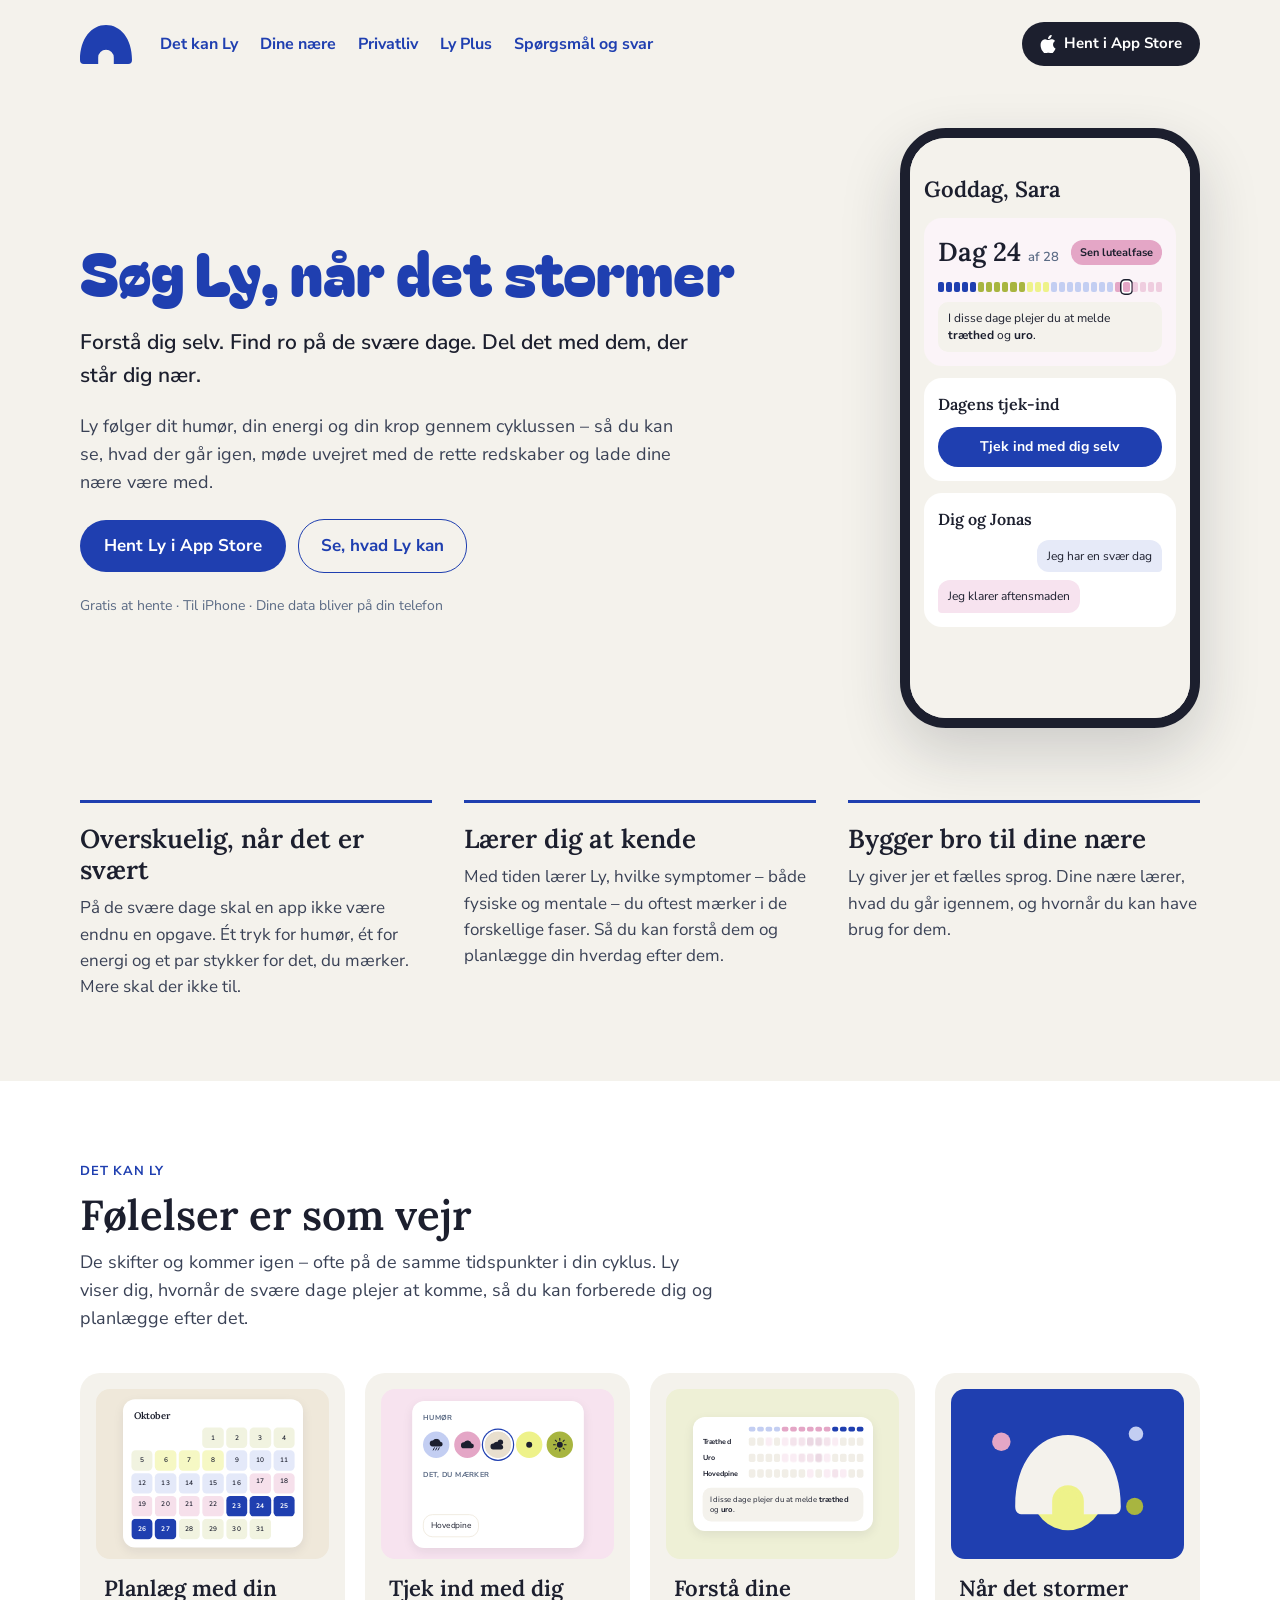
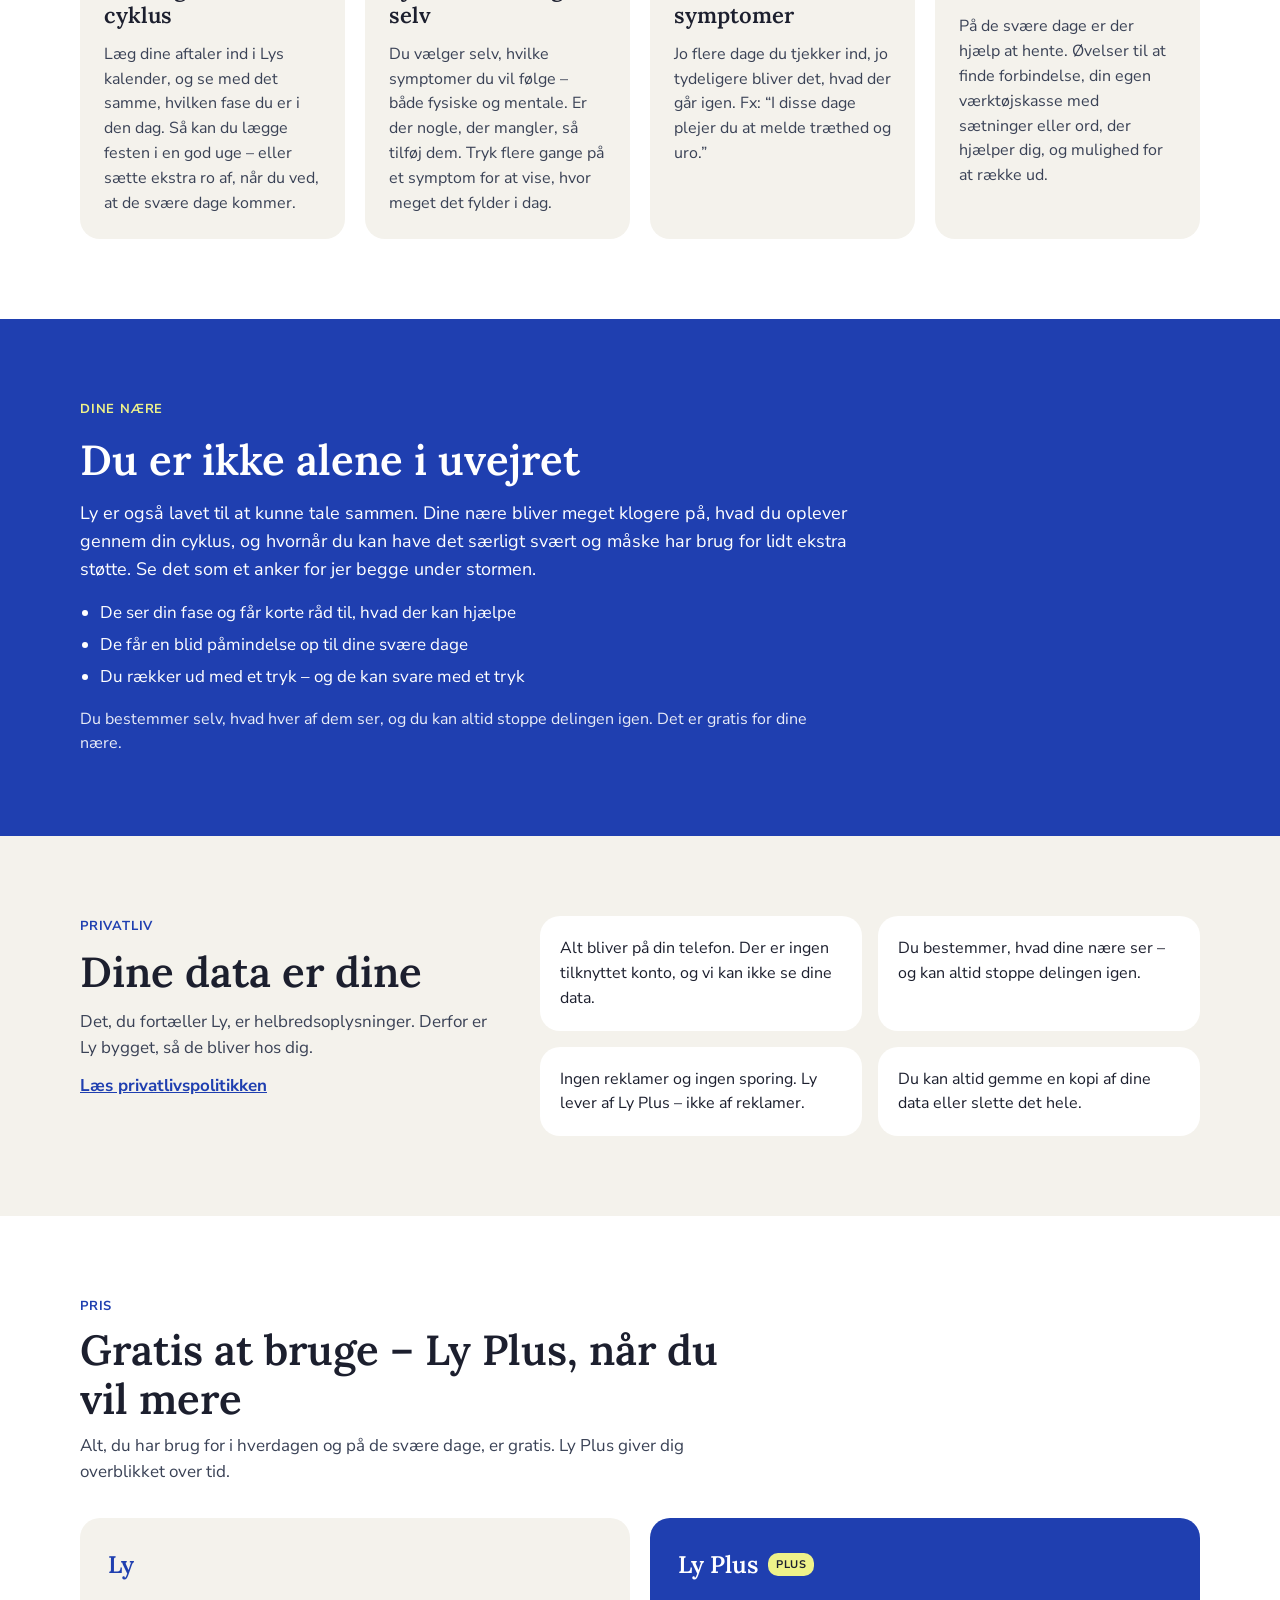
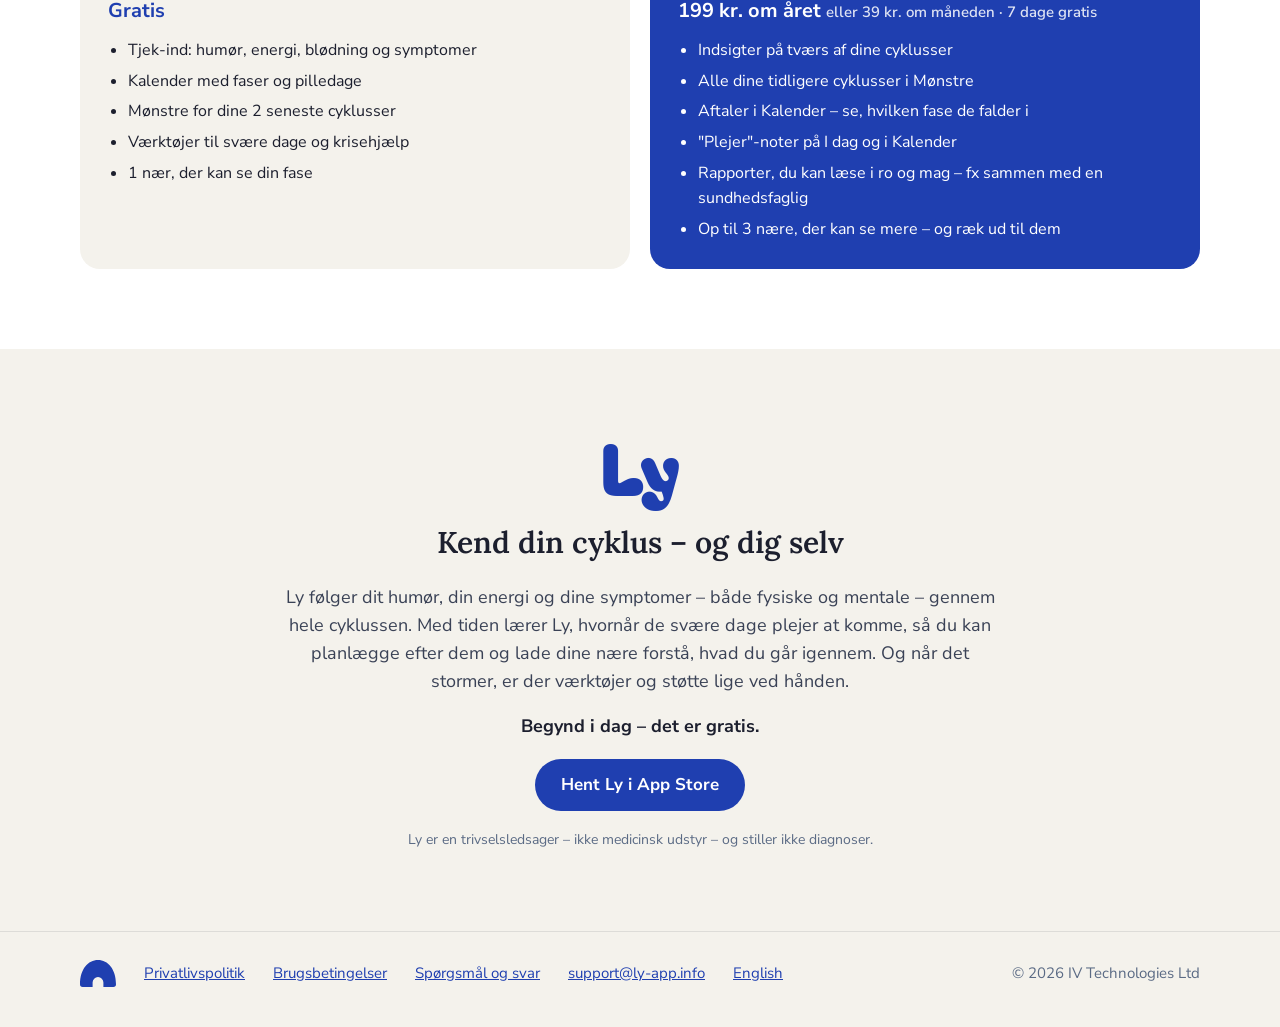
<file: index.html>
<!doctype html>
<html lang="da">
<head>
<meta charset="utf-8">
<meta name="viewport" content="width=device-width, initial-scale=1">
<title>Ly – søg ly, når det stormer</title>
<meta name="description" content="Ly hjælper dig med at forstå, hvordan din cyklus påvirker dit humør, din energi og din krop – med redskaber til de svære dage og en enkel måde at dele det med dine nære.">
<meta name="theme-color" content="#F4F2EC">
<link rel="icon" href="favicon.svg" type="image/svg+xml">
<meta property="og:title" content="Ly – søg ly, når det stormer">
<meta property="og:description" content="Ly hjælper dig med at forstå, hvordan din cyklus påvirker dit humør, din energi og din krop – med redskaber til de svære dage og en enkel måde at dele det med dine nære.">
<meta property="og:locale" content="da_DK">
<link rel="alternate" hreflang="da" href="https://ly-app.info/">
<link rel="alternate" hreflang="en" href="https://ly-app.info/en/">
<link rel="stylesheet" href="fonts.css">
<style>
body{margin:0;background:#F4F2EC}
a{color:#1F3FB0}a:hover{color:#16307F}
a:focus-visible,summary:focus-visible{outline:3px solid #1F3FB0;outline-offset:3px;border-radius:6px}
.site-nav a{display:inline-flex;align-items:center;min-height:44px}
@media (max-width: 640px){.hdr-cta{display:none !important}.site-nav{gap:0 16px !important;font-size:15px !important}}
@keyframes lyBreathe { 0%, 100% { transform: scale(1) } 50% { transform: scale(1.08) } }
@keyframes lyGlow { 0%, 100% { opacity: 0.15 } 50% { opacity: 0.45 } }
@keyframes lyFloat { 0%, 100% { transform: translateY(0) } 50% { transform: translateY(-8px) } }
@keyframes lyAppear { 0% { opacity: 0; transform: translateY(8px) } 10% { opacity: 1; transform: none } 88% { opacity: 1; transform: none } 100% { opacity: 0 } }
@keyframes lyFill { 0%, 8% { opacity: 0.2 } 25%, 85% { opacity: 1 } 100% { opacity: 0.2 } }
@keyframes lyPulse { 0%, 100% { box-shadow: 0 0 0 3px #FFFFFF, 0 0 0 5px #1F3FB0 } 50% { box-shadow: 0 0 0 3px #FFFFFF, 0 0 0 9px rgba(31,63,176,0.35) } }
@keyframes lyStep1 { 0% { opacity: 0; transform: translateY(8px) } 6% { opacity: 1; transform: none } 84% { opacity: 1; transform: none } 94%, 100% { opacity: 0; transform: none } }
@keyframes lyStep2 { 0%, 18% { opacity: 0; transform: translateY(8px) } 24% { opacity: 1; transform: none } 84% { opacity: 1; transform: none } 94%, 100% { opacity: 0; transform: none } }
@keyframes lyStep3 { 0%, 36% { opacity: 0; transform: translateY(8px) } 42% { opacity: 1; transform: none } 84% { opacity: 1; transform: none } 94%, 100% { opacity: 0; transform: none } }
@keyframes lyScreenA { 0%, 30% { transform: translateX(0) } 34% { transform: translateX(-100%) } 34.1%, 96% { transform: translateX(100%) } 100% { transform: translateX(0) } }
@keyframes lyScreenB { 0%, 30% { transform: translateX(100%) } 34%, 63% { transform: translateX(0) } 67% { transform: translateX(-100%) } 67.1%, 100% { transform: translateX(100%) } }
@keyframes lyScreenC { 0%, 63% { transform: translateX(100%) } 67%, 96% { transform: translateX(0) } 100% { transform: translateX(-100%) } }
@media (prefers-reduced-motion: reduce) { * { animation: none !important } }
</style>
</head>
<body>
<div style="background: #F4F2EC; color: #1C1F2E; font-family: 'Nunito Sans', sans-serif; font-size: 17px; line-height: 1.55">

  <!-- Top -->
  <header style="max-width: 1120px; margin: 0 auto; padding: 22px 24px; display: flex; flex-wrap: wrap; align-items: center; gap: 12px 28px">
    <a href="index.html" aria-label="Ly – til forsiden" style="display: inline-flex; align-items: center; min-height: 44px; text-decoration: none"><svg width="52" height="39" viewBox="0 0 80 60" aria-hidden="true"><path fill="#1F3FB0" d="M0 54 C0 20 18 0 40 0 C62 0 80 20 80 54 C80 58 78 60 74 60 L52 60 L52 50 A12 12 0 0 0 28 50 L28 60 L6 60 C2 60 0 58 0 54 Z"></path></svg></a>
    <nav class="site-nav" aria-label="Menu" style="display: flex; flex-wrap: wrap; gap: 6px 22px; font-size: 16px; font-weight: 700; flex: 1">
      <a href="#funktioner" style="text-decoration: none">Det kan Ly</a>
      <a href="#naere" style="text-decoration: none">Dine nære</a>
      <a href="#privatliv" style="text-decoration: none">Privatliv</a>
      <a href="#plus" style="text-decoration: none">Ly Plus</a>
      <a href="support.html" style="text-decoration: none">Spørgsmål og svar</a>
    </nav>
    <a class="hdr-cta" href="https://apps.apple.com/dk/app/id6826608208" style="display: inline-flex; align-items: center; gap: 8px; min-height: 44px; padding: 0 18px; border-radius: 22px; background: #1C1F2E; color: #FFFFFF; font-size: 15px; font-weight: 700; text-decoration: none">
      <svg width="16" height="18" viewBox="0 0 17 20" aria-hidden="true"><path fill="#FFFFFF" d="M14.1 10.6c0-2.6 2.1-3.8 2.2-3.9-1.2-1.8-3.1-2-3.7-2-1.6-.2-3.1.9-3.9.9-.8 0-2-.9-3.4-.9C3.6 4.8 2 5.8 1.1 7.4c-1.8 3.2-.5 7.9 1.3 10.5.9 1.3 1.9 2.7 3.2 2.6 1.3-.1 1.8-.8 3.3-.8 1.6 0 2 .8 3.4.8 1.4 0 2.3-1.3 3.1-2.6 1-1.5 1.4-2.9 1.4-3-.1 0-2.7-1-2.7-4.3zM11.6 3c.7-.9 1.2-2 1-3.2-1 0-2.3.7-3 1.6-.7.8-1.2 2-1.1 3.1 1.2.1 2.4-.6 3.1-1.5z"></path></svg>
      Hent i App Store</a>
  </header>

  <!-- Hero -->
  <section style="max-width: 1120px; margin: 0 auto; padding: 40px 24px 72px; display: flex; flex-wrap: wrap; align-items: center; gap: 48px">
    <div style="flex: 999 1 460px; min-width: 0; display: flex; flex-direction: column; gap: 22px">
      <h1 style="margin: 0; font-family: 'Bagel Fat One', sans-serif; font-size: clamp(40px, 9vw, 60px); font-weight: 400; line-height: 1.08; color: #1F3FB0; text-wrap: balance">Søg Ly, når det stormer</h1>
      <p style="margin: 0; font-size: 21px; max-width: 30em; color: #1C1F2E; font-weight: 600">Forstå dig selv. Find ro på de svære dage. Del det med dem, der står dig nær.</p>
      <p style="margin: 0; font-size: 18px; max-width: 34em; color: #3A4256">Ly følger dit humør, din energi og din krop gennem cyklussen – så du kan se, hvad der går igen, møde uvejret med de rette redskaber og lade dine nære være med.</p>
      <div style="display: flex; flex-wrap: wrap; gap: 12px; align-items: center">
        <a href="https://apps.apple.com/dk/app/id6826608208" style="display: inline-flex; align-items: center; gap: 10px; min-height: 52px; padding: 0 24px; border-radius: 26px; background: #1F3FB0; color: #FFFFFF; font-size: 17px; font-weight: 700; text-decoration: none">Hent Ly i App Store</a>
        <a href="#funktioner" style="display: inline-flex; align-items: center; min-height: 52px; padding: 0 22px; border-radius: 26px; border: 1.5px solid #1F3FB0; color: #1F3FB0; font-size: 17px; font-weight: 700; text-decoration: none">Se, hvad Ly kan</a>
      </div>
      <p style="margin: 0; font-size: 14px; color: #5B6B85">Gratis at hente · Til iPhone · Dine data bliver på din telefon</p>
    </div>

    <!-- Telefon -->
    <div style="flex: 1 1 300px; display: flex; justify-content: center">
      <div role="img" aria-label="Ly på en iPhone, der skifter mellem I dag, tjek-ind og Kalender" style="position: relative; width: 300px; height: 600px; box-sizing: border-box; border-radius: 46px; background: #F4F2EC; border: 10px solid #1C1F2E; overflow: hidden; box-shadow: 0 24px 60px rgba(28,31,46,0.18)">
        <!-- Skærm 1 · I dag -->
        <div style="position: absolute; inset: 0; padding: 34px 14px 14px; display: flex; flex-direction: column; gap: 12px; background: #F4F2EC; transform: translateX(0); animation: lyScreenA 15s ease-in-out infinite">
        <span style="font-family: Lora, serif; font-size: 22px; font-weight: 600">Goddag, Sara</span>
        <div style="background: #FBF4F8; border-radius: 18px; padding: 14px; display: flex; flex-direction: column; gap: 10px">
          <span style="display: flex; justify-content: space-between; align-items: center">
            <span style="font-family: Lora, serif; font-size: 26px; font-weight: 600">Dag 24 <span style="font-family: 'Nunito Sans', sans-serif; font-size: 13px; color: #5B6B85; font-weight: 600">af 28</span></span>
            <span style="font-size: 11px; font-weight: 800; padding: 4px 9px; border-radius: 12px; background: #E4A6C6">Sen lutealfase</span>
          </span>
          <span style="display: grid; grid-template-columns: repeat(28, minmax(0, 1fr)); gap: 2px">
            <span style="height: 10px; border-radius: 2px; background: #1F3FB0"></span><span style="height: 10px; border-radius: 2px; background: #1F3FB0"></span><span style="height: 10px; border-radius: 2px; background: #1F3FB0"></span><span style="height: 10px; border-radius: 2px; background: #1F3FB0"></span><span style="height: 10px; border-radius: 2px; background: #1F3FB0"></span><span style="height: 10px; border-radius: 2px; background: #A8B540"></span><span style="height: 10px; border-radius: 2px; background: #A8B540"></span><span style="height: 10px; border-radius: 2px; background: #A8B540"></span><span style="height: 10px; border-radius: 2px; background: #A8B540"></span><span style="height: 10px; border-radius: 2px; background: #A8B540"></span><span style="height: 10px; border-radius: 2px; background: #A8B540"></span><span style="height: 10px; border-radius: 2px; background: #EEF28A"></span><span style="height: 10px; border-radius: 2px; background: #EEF28A"></span><span style="height: 10px; border-radius: 2px; background: #EEF28A"></span><span style="height: 10px; border-radius: 2px; background: #C3CEF2"></span><span style="height: 10px; border-radius: 2px; background: #C3CEF2"></span><span style="height: 10px; border-radius: 2px; background: #C3CEF2"></span><span style="height: 10px; border-radius: 2px; background: #C3CEF2"></span><span style="height: 10px; border-radius: 2px; background: #C3CEF2"></span><span style="height: 10px; border-radius: 2px; background: #C3CEF2"></span><span style="height: 10px; border-radius: 2px; background: #C3CEF2"></span><span style="height: 10px; border-radius: 2px; background: #C3CEF2"></span><span style="height: 10px; border-radius: 2px; background: #E4A6C6"></span><span style="height: 10px; border-radius: 2px; background: #E4A6C6; box-shadow: 0 0 0 1.5px #FFFFFF, 0 0 0 3px #1C1F2E"></span><span style="height: 10px; border-radius: 2px; background: #E4A6C6; opacity: 0.5"></span><span style="height: 10px; border-radius: 2px; background: #E4A6C6; opacity: 0.5"></span><span style="height: 10px; border-radius: 2px; background: #E4A6C6; opacity: 0.5"></span><span style="height: 10px; border-radius: 2px; background: #E4A6C6; opacity: 0.5"></span>
          </span>
          <span style="font-size: 12px; line-height: 1.4; background: #F4F2EC; border-radius: 10px; padding: 8px 10px">I disse dage plejer du at melde <b>træthed</b> og <b>uro</b>.</span>
        </div>
        <div style="background: #FFFFFF; border-radius: 18px; padding: 14px; display: flex; flex-direction: column; gap: 10px">
          <span style="font-family: Lora, serif; font-size: 16px; font-weight: 600">Dagens tjek-ind</span>
          <span style="display: flex; align-items: center; justify-content: center; min-height: 40px; border-radius: 20px; background: #1F3FB0; color: #FFFFFF; font-size: 14px; font-weight: 700">Tjek ind med dig selv</span>
        </div>
        <div style="background: #FFFFFF; border-radius: 18px; padding: 14px; display: flex; flex-direction: column; gap: 8px">
          <span style="font-family: Lora, serif; font-size: 16px; font-weight: 600">Dig og Jonas</span>
          <span style="align-self: flex-end; font-size: 12px; background: #E6EAF8; border-radius: 12px 12px 4px 12px; padding: 7px 10px">Jeg har en svær dag</span>
          <span style="align-self: flex-start; font-size: 12px; background: #F7E3EF; border-radius: 12px 12px 12px 4px; padding: 7px 10px">Jeg klarer aftensmaden</span>
        </div>
      </div>

        <!-- Skærm 2 · Tjek ind -->
        <div style="position: absolute; inset: 0; padding: 34px 14px 14px; display: flex; flex-direction: column; gap: 12px; background: #F4F2EC; transform: translateX(100%); animation: lyScreenB 15s ease-in-out infinite">
          <span style="font-family: Lora, serif; font-size: 22px; font-weight: 600">Tjek ind</span>
          <div style="background: #FFFFFF; border-radius: 18px; padding: 14px; display: flex; flex-direction: column; gap: 10px">
            <span style="font-size: 11px; font-weight: 800; letter-spacing: 0.6px; text-transform: uppercase; color: #5B6B85">Humør</span>
            <div style="display: flex; justify-content: space-between">
              <span style="width: 36px; height: 36px; border-radius: 18px; background: #C3CEF2; display: flex; align-items: center; justify-content: center"><svg width="20" height="17" viewBox="0 0 24 20" aria-hidden="true"><path d="M6 13 a5 5 0 0 1 .5-10 a7 7 0 0 1 12.5 2 a4 4 0 0 1 -.5 8 Z" fill="#1C1F2E"></path><path d="M9 15 l-2 4 M13 15 l-2 4 M17 15 l-2 4" stroke="#1C1F2E" stroke-width="1.6" stroke-linecap="round"></path></svg></span>
              <span style="width: 36px; height: 36px; border-radius: 18px; background: #E4A6C6; display: flex; align-items: center; justify-content: center"><svg width="20" height="15" viewBox="0 0 24 18" aria-hidden="true"><path d="M6 15 a5 5 0 0 1 .5-10 a7 7 0 0 1 12.5 2 a4 4 0 0 1 -.5 8 Z" fill="#1C1F2E"></path></svg></span>
              <span style="width: 36px; height: 36px; border-radius: 18px; background: #E8DFCE; display: flex; align-items: center; justify-content: center; box-shadow: 0 0 0 3px #FFFFFF, 0 0 0 5px #1F3FB0; animation: lyPulse 2.6s ease-in-out infinite"><svg width="22" height="19" viewBox="0 0 26 22" aria-hidden="true"><circle cx="17" cy="7" r="4.5" fill="#1C1F2E"></circle><path d="M5 19 a5 5 0 0 1 .5-10 a7 7 0 0 1 12.5 2 a4 4 0 0 1 -.5 8 Z" fill="#1C1F2E"></path></svg></span>
              <span style="width: 36px; height: 36px; border-radius: 18px; background: #EEF28A; display: flex; align-items: center; justify-content: center"><svg width="18" height="18" viewBox="0 0 22 22" aria-hidden="true"><circle cx="11" cy="11" r="5" fill="#1C1F2E"></circle></svg></span>
              <span style="width: 36px; height: 36px; border-radius: 18px; background: #A8B540; display: flex; align-items: center; justify-content: center"><svg width="20" height="20" viewBox="0 0 24 24" aria-hidden="true"><circle cx="12" cy="12" r="5" fill="#1C1F2E"></circle><path d="M12 1.5v3 M12 19.5v3 M1.5 12h3 M19.5 12h3 M4.5 4.5l2 2 M17.5 17.5l2 2 M4.5 19.5l2-2 M17.5 6.5l2-2" stroke="#1C1F2E" stroke-width="1.8" stroke-linecap="round"></path></svg></span>
            </div>
          </div>
          <div style="background: #FFFFFF; border-radius: 18px; padding: 14px; display: flex; flex-direction: column; gap: 10px">
            <span style="font-size: 11px; font-weight: 800; letter-spacing: 0.6px; text-transform: uppercase; color: #5B6B85">Energiniveau</span>
            <div style="display: flex; gap: 6px">
              <span style="flex: 1; height: 26px; border-radius: 8px; background: #EEF28A"></span><span style="flex: 1; height: 26px; border-radius: 8px; background: #EEF28A; box-shadow: 0 0 0 2px #FFFFFF, 0 0 0 3.5px #1F3FB0"></span><span style="flex: 1; height: 26px; border-radius: 8px; background: #F1EEE7"></span><span style="flex: 1; height: 26px; border-radius: 8px; background: #F1EEE7"></span>
            </div>
          </div>
          <div style="background: #FFFFFF; border-radius: 18px; padding: 14px; display: flex; flex-direction: column; gap: 10px">
            <span style="font-size: 11px; font-weight: 800; letter-spacing: 0.6px; text-transform: uppercase; color: #5B6B85">Det, du mærker</span>
            <div style="display: flex; flex-wrap: wrap; gap: 6px">
              <span style="display: flex; align-items: center; gap: 5px; padding: 6px 10px; border-radius: 14px; background: #F7E3EF; font-size: 12px; font-weight: 700; animation: lyAppear 5s ease-out 0.3s infinite both">Træthed <span style="display: flex; gap: 2px"><span style="width: 5px; height: 5px; border-radius: 3px; background: #9A3F72"></span><span style="width: 5px; height: 5px; border-radius: 3px; background: #9A3F72"></span><span style="width: 5px; height: 5px; border-radius: 3px; background: #E4A6C6"></span></span></span>
              <span style="display: flex; align-items: center; gap: 5px; padding: 6px 10px; border-radius: 14px; background: #F7E3EF; font-size: 12px; font-weight: 700; animation: lyAppear 5s ease-out 0.9s infinite both">Uro <span style="display: flex; gap: 2px"><span style="width: 5px; height: 5px; border-radius: 3px; background: #9A3F72"></span><span style="width: 5px; height: 5px; border-radius: 3px; background: #E4A6C6"></span><span style="width: 5px; height: 5px; border-radius: 3px; background: #E4A6C6"></span></span></span>
              <span style="padding: 6px 10px; border-radius: 14px; border: 1.5px solid #E8DFCE; font-size: 12px">Hovedpine</span>
              <span style="padding: 6px 10px; border-radius: 14px; border: 1.5px solid #E8DFCE; font-size: 12px">Mavekramper</span>
            </div>
          </div>
        </div>

        <!-- Skærm 3 · Kalender -->
        <div style="position: absolute; inset: 0; padding: 34px 14px 14px; display: flex; flex-direction: column; gap: 12px; background: #F4F2EC; transform: translateX(100%); animation: lyScreenC 15s ease-in-out infinite">
          <span style="font-family: Lora, serif; font-size: 22px; font-weight: 600">Kalender</span>
          <div style="background: #FFFFFF; border-radius: 18px; padding: 12px; display: flex; flex-direction: column; gap: 8px">
            <span style="font-family: Lora, serif; font-size: 15px; font-weight: 600; text-align: center">oktober 2026</span>
            <div style="display: grid; grid-template-columns: repeat(7, minmax(0, 1fr)); gap: 3px">
              
                <span style="height: 34px"><span style="display: none"></span><span style="display: none"></span><span style="display: none"></span></span>
              
                <span style="height: 34px"><span style="display: none"></span><span style="display: none"></span><span style="display: none"></span></span>
              
                <span style="height: 34px"><span style="display: none"></span><span style="display: none"></span><span style="display: none"></span></span>
              
                <span style="position: relative; height: 34px; border-radius: 7px; display: flex; flex-direction: column; align-items: center; justify-content: center; gap: 2px; background: rgba(168,181,64,0.16)"><span style="font-size: 11px; font-weight: 600; color: #1C1F2E">1</span><span style="display: none"></span><span style="display: none"></span></span>
              
                <span style="position: relative; height: 34px; border-radius: 7px; display: flex; flex-direction: column; align-items: center; justify-content: center; gap: 2px; background: rgba(168,181,64,0.16)"><span style="font-size: 11px; font-weight: 600; color: #1C1F2E">2</span><span style="display: none"></span><span style="display: none"></span></span>
              
                <span style="position: relative; height: 34px; border-radius: 7px; display: flex; flex-direction: column; align-items: center; justify-content: center; gap: 2px; background: rgba(168,181,64,0.16)"><span style="font-size: 11px; font-weight: 600; color: #1C1F2E">3</span><span style="display: none"></span><span style="display: none"></span></span>
              
                <span style="position: relative; height: 34px; border-radius: 7px; display: flex; flex-direction: column; align-items: center; justify-content: center; gap: 2px; background: rgba(168,181,64,0.16)"><span style="font-size: 11px; font-weight: 600; color: #1C1F2E">4</span><span style="display: none"></span><span style="display: none"></span></span>
              
                <span style="position: relative; height: 34px; border-radius: 7px; display: flex; flex-direction: column; align-items: center; justify-content: center; gap: 2px; background: rgba(168,181,64,0.16)"><span style="font-size: 11px; font-weight: 600; color: #1C1F2E">5</span><span style="display: none"></span><span style="display: none"></span></span>
              
                <span style="position: relative; height: 34px; border-radius: 7px; display: flex; flex-direction: column; align-items: center; justify-content: center; gap: 2px; background: rgba(238,242,138,0.5)"><span style="font-size: 11px; font-weight: 600; color: #1C1F2E">6</span><span style="display: none"></span><span style="display: none"></span></span>
              
                <span style="position: relative; height: 34px; border-radius: 7px; display: flex; flex-direction: column; align-items: center; justify-content: center; gap: 2px; background: rgba(238,242,138,0.5)"><span style="font-size: 11px; font-weight: 600; color: #1C1F2E">7</span><span style="display: none"></span><span style="display: none"></span></span>
              
                <span style="position: relative; height: 34px; border-radius: 7px; display: flex; flex-direction: column; align-items: center; justify-content: center; gap: 2px; background: rgba(238,242,138,0.5)"><span style="font-size: 11px; font-weight: 600; color: #1C1F2E">8</span><span style="display: none"></span><span style="display: none"></span></span>
              
                <span style="position: relative; height: 34px; border-radius: 7px; display: flex; flex-direction: column; align-items: center; justify-content: center; gap: 2px; background: rgba(195,206,242,0.45)"><span style="font-size: 11px; font-weight: 600; color: #1C1F2E">9</span><span style="display: none"></span><span style="display: none"></span></span>
              
                <span style="position: relative; height: 34px; border-radius: 7px; display: flex; flex-direction: column; align-items: center; justify-content: center; gap: 2px; background: rgba(195,206,242,0.45)"><span style="font-size: 11px; font-weight: 600; color: #1C1F2E">10</span><span style="display: none"></span><span style="display: none"></span></span>
              
                <span style="position: relative; height: 34px; border-radius: 7px; display: flex; flex-direction: column; align-items: center; justify-content: center; gap: 2px; background: rgba(195,206,242,0.45)"><span style="font-size: 11px; font-weight: 600; color: #1C1F2E">11</span><span style="display: none"></span><span style="display: none"></span></span>
              
                <span style="position: relative; height: 34px; border-radius: 7px; display: flex; flex-direction: column; align-items: center; justify-content: center; gap: 2px; background: rgba(195,206,242,0.45)"><span style="font-size: 11px; font-weight: 600; color: #1C1F2E">12</span><span style="display: none"></span><span style="display: none"></span></span>
              
                <span style="position: relative; height: 34px; border-radius: 7px; display: flex; flex-direction: column; align-items: center; justify-content: center; gap: 2px; background: rgba(195,206,242,0.45)"><span style="font-size: 11px; font-weight: 600; color: #1C1F2E">13</span><span style="display: none"></span><span style="display: none"></span></span>
              
                <span style="position: relative; height: 34px; border-radius: 7px; display: flex; flex-direction: column; align-items: center; justify-content: center; gap: 2px; background: rgba(195,206,242,0.45)"><span style="font-size: 11px; font-weight: 600; color: #1C1F2E">14</span><span style="display: none"></span><span style="position: absolute; bottom: 3px; left: 50%; margin-left: -6px; width: 12px; height: 2.5px; border-radius: 2px; background: #1F3FB0; animation: lyAppear 6s ease-out 1.6s infinite both"></span></span>
              
                <span style="position: relative; height: 34px; border-radius: 7px; display: flex; flex-direction: column; align-items: center; justify-content: center; gap: 2px; background: rgba(195,206,242,0.45)"><span style="font-size: 11px; font-weight: 600; color: #1C1F2E">15</span><span style="display: none"></span><span style="display: none"></span></span>
              
                <span style="position: relative; height: 34px; border-radius: 7px; display: flex; flex-direction: column; align-items: center; justify-content: center; gap: 2px; background: rgba(195,206,242,0.45)"><span style="font-size: 11px; font-weight: 600; color: #1C1F2E">16</span><span style="display: none"></span><span style="display: none"></span></span>
              
                <span style="position: relative; height: 34px; border-radius: 7px; display: flex; flex-direction: column; align-items: center; justify-content: center; gap: 2px; background: rgba(228,166,198,0.35)"><span style="font-size: 11px; font-weight: 600; color: #1C1F2E">17</span><span style="width: 8px; height: 4px; border-radius: 2px; background: #9A3F72; animation: lyAppear 6s ease-out 0.40s infinite both"></span><span style="display: none"></span></span>
              
                <span style="position: relative; height: 34px; border-radius: 7px; display: flex; flex-direction: column; align-items: center; justify-content: center; gap: 2px; background: rgba(228,166,198,0.35)"><span style="font-size: 11px; font-weight: 600; color: #1C1F2E">18</span><span style="width: 8px; height: 4px; border-radius: 2px; background: #9A3F72; animation: lyAppear 6s ease-out 0.55s infinite both"></span><span style="display: none"></span></span>
              
                <span style="position: relative; height: 34px; border-radius: 7px; display: flex; flex-direction: column; align-items: center; justify-content: center; gap: 2px; background: rgba(228,166,198,0.35)"><span style="font-size: 11px; font-weight: 600; color: #1C1F2E">19</span><span style="width: 8px; height: 4px; border-radius: 2px; background: #9A3F72; animation: lyAppear 6s ease-out 0.70s infinite both"></span><span style="display: none"></span></span>
              
                <span style="position: relative; height: 34px; border-radius: 7px; display: flex; flex-direction: column; align-items: center; justify-content: center; gap: 2px; background: rgba(228,166,198,0.35)"><span style="font-size: 11px; font-weight: 600; color: #1C1F2E">20</span><span style="width: 8px; height: 4px; border-radius: 2px; background: #9A3F72; animation: lyAppear 6s ease-out 0.85s infinite both"></span><span style="position: absolute; bottom: 3px; left: 50%; margin-left: -6px; width: 12px; height: 2.5px; border-radius: 2px; background: #1F3FB0; animation: lyAppear 6s ease-out 2s infinite both"></span></span>
              
                <span style="position: relative; height: 34px; border-radius: 7px; display: flex; flex-direction: column; align-items: center; justify-content: center; gap: 2px; background: rgba(228,166,198,0.35)"><span style="font-size: 11px; font-weight: 600; color: #1C1F2E">21</span><span style="width: 8px; height: 4px; border-radius: 2px; background: #9A3F72; animation: lyAppear 6s ease-out 1.00s infinite both"></span><span style="display: none"></span></span>
              
                <span style="position: relative; height: 34px; border-radius: 7px; display: flex; flex-direction: column; align-items: center; justify-content: center; gap: 2px; background: rgba(228,166,198,0.35)"><span style="font-size: 11px; font-weight: 600; color: #1C1F2E">22</span><span style="width: 8px; height: 4px; border-radius: 2px; background: #9A3F72; animation: lyAppear 6s ease-out 1.15s infinite both"></span><span style="display: none"></span></span>
              
                <span style="position: relative; height: 34px; border-radius: 7px; display: flex; flex-direction: column; align-items: center; justify-content: center; gap: 2px; background: #1F3FB0"><span style="font-size: 11px; font-weight: 800; color: #FFFFFF">23</span><span style="display: none"></span><span style="display: none"></span></span>
              
                <span style="position: relative; height: 34px; border-radius: 7px; display: flex; flex-direction: column; align-items: center; justify-content: center; gap: 2px; background: #1F3FB0"><span style="font-size: 11px; font-weight: 800; color: #FFFFFF">24</span><span style="display: none"></span><span style="display: none"></span></span>
              
                <span style="position: relative; height: 34px; border-radius: 7px; display: flex; flex-direction: column; align-items: center; justify-content: center; gap: 2px; background: #1F3FB0"><span style="font-size: 11px; font-weight: 800; color: #FFFFFF">25</span><span style="display: none"></span><span style="display: none"></span></span>
              
                <span style="position: relative; height: 34px; border-radius: 7px; display: flex; flex-direction: column; align-items: center; justify-content: center; gap: 2px; background: #1F3FB0"><span style="font-size: 11px; font-weight: 800; color: #FFFFFF">26</span><span style="display: none"></span><span style="display: none"></span></span>
              
                <span style="position: relative; height: 34px; border-radius: 7px; display: flex; flex-direction: column; align-items: center; justify-content: center; gap: 2px; background: #1F3FB0"><span style="font-size: 11px; font-weight: 800; color: #FFFFFF">27</span><span style="display: none"></span><span style="display: none"></span></span>
              
                <span style="position: relative; height: 34px; border-radius: 7px; display: flex; flex-direction: column; align-items: center; justify-content: center; gap: 2px; background: rgba(168,181,64,0.16)"><span style="font-size: 11px; font-weight: 600; color: #1C1F2E">28</span><span style="display: none"></span><span style="display: none"></span></span>
              
                <span style="position: relative; height: 34px; border-radius: 7px; display: flex; flex-direction: column; align-items: center; justify-content: center; gap: 2px; background: rgba(168,181,64,0.16)"><span style="font-size: 11px; font-weight: 600; color: #1C1F2E">29</span><span style="display: none"></span><span style="position: absolute; bottom: 3px; left: 50%; margin-left: -6px; width: 12px; height: 2.5px; border-radius: 2px; background: #1F3FB0; animation: lyAppear 6s ease-out 2.4s infinite both"></span></span>
              
                <span style="position: relative; height: 34px; border-radius: 7px; display: flex; flex-direction: column; align-items: center; justify-content: center; gap: 2px; background: rgba(168,181,64,0.16)"><span style="font-size: 11px; font-weight: 600; color: #1C1F2E">30</span><span style="display: none"></span><span style="display: none"></span></span>
              
                <span style="position: relative; height: 34px; border-radius: 7px; display: flex; flex-direction: column; align-items: center; justify-content: center; gap: 2px; background: rgba(168,181,64,0.16)"><span style="font-size: 11px; font-weight: 600; color: #1C1F2E">31</span><span style="display: none"></span><span style="display: none"></span></span>
              
            </div>
          </div>
          <div style="background: #FFFFFF; border-radius: 18px; padding: 12px 14px; display: flex; flex-direction: column; gap: 6px">
            <span style="font-family: Lora, serif; font-size: 14px; font-weight: 600">Det kan du regne med i oktober</span>
            <span style="align-self: flex-start; font-size: 11px; font-weight: 800; padding: 3px 9px; border-radius: 10px; background: #E4A6C6">Sen lutealfase · 17.–22. okt.</span>
            <span style="font-size: 11px; line-height: 1.4; background: #F4F2EC; border-radius: 8px; padding: 6px 8px; animation: lyAppear 5s ease-out 1s infinite both"><b>20. okt.</b> Fødselsdag hos mor</span>
          </div>
        </div>

      </div>
    </div>
  </section>

  <!-- Hvorfor Ly -->
  <section id="hvorfor" style="padding: 0 24px 80px">
    <div style="max-width: 1120px; margin: 0 auto; display: flex; flex-direction: column; gap: 32px">
      
      <div style="display: grid; grid-template-columns: repeat(auto-fit, minmax(280px, 1fr)); gap: 32px">
        
          <div style="border-top: 3px solid #1F3FB0; padding-top: 20px; display: flex; flex-direction: column; gap: 10px">
            <h2 style="margin: 0; font-family: Lora, serif; font-size: 26px; font-weight: 600; line-height: 1.2">Overskuelig, når det er svært</h2>
            <p style="margin: 0; font-size: 17px; color: #3A4256">På de svære dage skal en app ikke være endnu en opgave. Ét tryk for humør, ét for energi og et par stykker for det, du mærker. Mere skal der ikke til.</p>
          </div>
        
          <div style="border-top: 3px solid #1F3FB0; padding-top: 20px; display: flex; flex-direction: column; gap: 10px">
            <h2 style="margin: 0; font-family: Lora, serif; font-size: 26px; font-weight: 600; line-height: 1.2">Lærer dig at kende</h2>
            <p style="margin: 0; font-size: 17px; color: #3A4256">Med tiden lærer Ly, hvilke symptomer – både fysiske og mentale – du oftest mærker i de forskellige faser. Så du kan forstå dem og planlægge din hverdag efter dem.</p>
          </div>
        
          <div style="border-top: 3px solid #1F3FB0; padding-top: 20px; display: flex; flex-direction: column; gap: 10px">
            <h2 style="margin: 0; font-family: Lora, serif; font-size: 26px; font-weight: 600; line-height: 1.2">Bygger bro til dine nære</h2>
            <p style="margin: 0; font-size: 17px; color: #3A4256">Ly giver jer et fælles sprog. Dine nære lærer, hvad du går igennem, og hvornår du kan have brug for dem.</p>
          </div>
        
      </div>
    </div>
  </section>

  <!-- Det kan Ly -->
  <section id="funktioner" style="background: #FFFFFF; padding: 80px 24px">
    <div style="max-width: 1120px; margin: 0 auto; display: flex; flex-direction: column; gap: 40px">
      <div style="max-width: 640px; display: flex; flex-direction: column; gap: 10px">
        <span style="font-size: 13px; font-weight: 800; letter-spacing: 0.8px; text-transform: uppercase; color: #1F3FB0">Det kan Ly</span>
        <h2 style="margin: 0; font-family: Lora, serif; font-size: clamp(30px, 3.6vw, 42px); font-weight: 600; line-height: 1.15">Følelser er som vejr</h2>
        <p style="margin: 0; font-size: 18px; color: #3A4256">De skifter og kommer igen – ofte på de samme tidspunkter i din cyklus. Ly viser dig, hvornår de svære dage plejer at komme, så du kan forberede dig og planlægge efter det.</p>
      </div>
      <div style="display: grid; grid-template-columns: repeat(auto-fit, minmax(240px, 1fr)); gap: 20px">
        <div style="background: #F4F2EC; border-radius: 20px; padding: 16px 16px 24px; display: flex; flex-direction: column; gap: 12px">
            <div style="height: 170px; border-radius: 14px; background: #EFE8DA; display: flex; align-items: center; justify-content: center; overflow: hidden"><div style="flex: none; transform: scale(0.6)">
              <div role="img" aria-label="En månedskalender med faser, pilledage og aftaler" style="width: 300px; background: #FFFFFF; border-radius: 20px; padding: 14px; display: flex; flex-direction: column; gap: 8px; box-shadow: 0 6px 18px rgba(28,31,46,0.08); box-sizing: border-box">
                <span style="font-family: Lora, serif; font-size: 16px; font-weight: 600; padding: 0 4px">Oktober</span>
                <div style="display: grid; grid-template-columns: repeat(7, minmax(0, 1fr)); gap: 4px">
                  
                    <span style="height: 34px"><span style="display: none"></span><span style="display: none"></span><span style="display: none"></span></span>
                  
                    <span style="height: 34px"><span style="display: none"></span><span style="display: none"></span><span style="display: none"></span></span>
                  
                    <span style="height: 34px"><span style="display: none"></span><span style="display: none"></span><span style="display: none"></span></span>
                  
                    <span style="position: relative; height: 34px; border-radius: 7px; display: flex; flex-direction: column; align-items: center; justify-content: center; gap: 2px; background: rgba(168,181,64,0.16)"><span style="font-size: 11px; font-weight: 600; color: #1C1F2E">1</span><span style="display: none"></span><span style="display: none"></span></span>
                  
                    <span style="position: relative; height: 34px; border-radius: 7px; display: flex; flex-direction: column; align-items: center; justify-content: center; gap: 2px; background: rgba(168,181,64,0.16)"><span style="font-size: 11px; font-weight: 600; color: #1C1F2E">2</span><span style="display: none"></span><span style="display: none"></span></span>
                  
                    <span style="position: relative; height: 34px; border-radius: 7px; display: flex; flex-direction: column; align-items: center; justify-content: center; gap: 2px; background: rgba(168,181,64,0.16)"><span style="font-size: 11px; font-weight: 600; color: #1C1F2E">3</span><span style="display: none"></span><span style="display: none"></span></span>
                  
                    <span style="position: relative; height: 34px; border-radius: 7px; display: flex; flex-direction: column; align-items: center; justify-content: center; gap: 2px; background: rgba(168,181,64,0.16)"><span style="font-size: 11px; font-weight: 600; color: #1C1F2E">4</span><span style="display: none"></span><span style="display: none"></span></span>
                  
                    <span style="position: relative; height: 34px; border-radius: 7px; display: flex; flex-direction: column; align-items: center; justify-content: center; gap: 2px; background: rgba(168,181,64,0.16)"><span style="font-size: 11px; font-weight: 600; color: #1C1F2E">5</span><span style="display: none"></span><span style="display: none"></span></span>
                  
                    <span style="position: relative; height: 34px; border-radius: 7px; display: flex; flex-direction: column; align-items: center; justify-content: center; gap: 2px; background: rgba(238,242,138,0.5)"><span style="font-size: 11px; font-weight: 600; color: #1C1F2E">6</span><span style="display: none"></span><span style="display: none"></span></span>
                  
                    <span style="position: relative; height: 34px; border-radius: 7px; display: flex; flex-direction: column; align-items: center; justify-content: center; gap: 2px; background: rgba(238,242,138,0.5)"><span style="font-size: 11px; font-weight: 600; color: #1C1F2E">7</span><span style="display: none"></span><span style="display: none"></span></span>
                  
                    <span style="position: relative; height: 34px; border-radius: 7px; display: flex; flex-direction: column; align-items: center; justify-content: center; gap: 2px; background: rgba(238,242,138,0.5)"><span style="font-size: 11px; font-weight: 600; color: #1C1F2E">8</span><span style="display: none"></span><span style="display: none"></span></span>
                  
                    <span style="position: relative; height: 34px; border-radius: 7px; display: flex; flex-direction: column; align-items: center; justify-content: center; gap: 2px; background: rgba(195,206,242,0.45)"><span style="font-size: 11px; font-weight: 600; color: #1C1F2E">9</span><span style="display: none"></span><span style="display: none"></span></span>
                  
                    <span style="position: relative; height: 34px; border-radius: 7px; display: flex; flex-direction: column; align-items: center; justify-content: center; gap: 2px; background: rgba(195,206,242,0.45)"><span style="font-size: 11px; font-weight: 600; color: #1C1F2E">10</span><span style="display: none"></span><span style="display: none"></span></span>
                  
                    <span style="position: relative; height: 34px; border-radius: 7px; display: flex; flex-direction: column; align-items: center; justify-content: center; gap: 2px; background: rgba(195,206,242,0.45)"><span style="font-size: 11px; font-weight: 600; color: #1C1F2E">11</span><span style="display: none"></span><span style="display: none"></span></span>
                  
                    <span style="position: relative; height: 34px; border-radius: 7px; display: flex; flex-direction: column; align-items: center; justify-content: center; gap: 2px; background: rgba(195,206,242,0.45)"><span style="font-size: 11px; font-weight: 600; color: #1C1F2E">12</span><span style="display: none"></span><span style="display: none"></span></span>
                  
                    <span style="position: relative; height: 34px; border-radius: 7px; display: flex; flex-direction: column; align-items: center; justify-content: center; gap: 2px; background: rgba(195,206,242,0.45)"><span style="font-size: 11px; font-weight: 600; color: #1C1F2E">13</span><span style="display: none"></span><span style="display: none"></span></span>
                  
                    <span style="position: relative; height: 34px; border-radius: 7px; display: flex; flex-direction: column; align-items: center; justify-content: center; gap: 2px; background: rgba(195,206,242,0.45)"><span style="font-size: 11px; font-weight: 600; color: #1C1F2E">14</span><span style="display: none"></span><span style="position: absolute; bottom: 3px; left: 50%; margin-left: -6px; width: 12px; height: 2.5px; border-radius: 2px; background: #1F3FB0; animation: lyAppear 6s ease-out 1.6s infinite both"></span></span>
                  
                    <span style="position: relative; height: 34px; border-radius: 7px; display: flex; flex-direction: column; align-items: center; justify-content: center; gap: 2px; background: rgba(195,206,242,0.45)"><span style="font-size: 11px; font-weight: 600; color: #1C1F2E">15</span><span style="display: none"></span><span style="display: none"></span></span>
                  
                    <span style="position: relative; height: 34px; border-radius: 7px; display: flex; flex-direction: column; align-items: center; justify-content: center; gap: 2px; background: rgba(195,206,242,0.45)"><span style="font-size: 11px; font-weight: 600; color: #1C1F2E">16</span><span style="display: none"></span><span style="display: none"></span></span>
                  
                    <span style="position: relative; height: 34px; border-radius: 7px; display: flex; flex-direction: column; align-items: center; justify-content: center; gap: 2px; background: rgba(228,166,198,0.35)"><span style="font-size: 11px; font-weight: 600; color: #1C1F2E">17</span><span style="width: 8px; height: 4px; border-radius: 2px; background: #9A3F72; animation: lyAppear 6s ease-out 0.40s infinite both"></span><span style="display: none"></span></span>
                  
                    <span style="position: relative; height: 34px; border-radius: 7px; display: flex; flex-direction: column; align-items: center; justify-content: center; gap: 2px; background: rgba(228,166,198,0.35)"><span style="font-size: 11px; font-weight: 600; color: #1C1F2E">18</span><span style="width: 8px; height: 4px; border-radius: 2px; background: #9A3F72; animation: lyAppear 6s ease-out 0.55s infinite both"></span><span style="display: none"></span></span>
                  
                    <span style="position: relative; height: 34px; border-radius: 7px; display: flex; flex-direction: column; align-items: center; justify-content: center; gap: 2px; background: rgba(228,166,198,0.35)"><span style="font-size: 11px; font-weight: 600; color: #1C1F2E">19</span><span style="width: 8px; height: 4px; border-radius: 2px; background: #9A3F72; animation: lyAppear 6s ease-out 0.70s infinite both"></span><span style="display: none"></span></span>
                  
                    <span style="position: relative; height: 34px; border-radius: 7px; display: flex; flex-direction: column; align-items: center; justify-content: center; gap: 2px; background: rgba(228,166,198,0.35)"><span style="font-size: 11px; font-weight: 600; color: #1C1F2E">20</span><span style="width: 8px; height: 4px; border-radius: 2px; background: #9A3F72; animation: lyAppear 6s ease-out 0.85s infinite both"></span><span style="position: absolute; bottom: 3px; left: 50%; margin-left: -6px; width: 12px; height: 2.5px; border-radius: 2px; background: #1F3FB0; animation: lyAppear 6s ease-out 2s infinite both"></span></span>
                  
                    <span style="position: relative; height: 34px; border-radius: 7px; display: flex; flex-direction: column; align-items: center; justify-content: center; gap: 2px; background: rgba(228,166,198,0.35)"><span style="font-size: 11px; font-weight: 600; color: #1C1F2E">21</span><span style="width: 8px; height: 4px; border-radius: 2px; background: #9A3F72; animation: lyAppear 6s ease-out 1.00s infinite both"></span><span style="display: none"></span></span>
                  
                    <span style="position: relative; height: 34px; border-radius: 7px; display: flex; flex-direction: column; align-items: center; justify-content: center; gap: 2px; background: rgba(228,166,198,0.35)"><span style="font-size: 11px; font-weight: 600; color: #1C1F2E">22</span><span style="width: 8px; height: 4px; border-radius: 2px; background: #9A3F72; animation: lyAppear 6s ease-out 1.15s infinite both"></span><span style="display: none"></span></span>
                  
                    <span style="position: relative; height: 34px; border-radius: 7px; display: flex; flex-direction: column; align-items: center; justify-content: center; gap: 2px; background: #1F3FB0"><span style="font-size: 11px; font-weight: 800; color: #FFFFFF">23</span><span style="display: none"></span><span style="display: none"></span></span>
                  
                    <span style="position: relative; height: 34px; border-radius: 7px; display: flex; flex-direction: column; align-items: center; justify-content: center; gap: 2px; background: #1F3FB0"><span style="font-size: 11px; font-weight: 800; color: #FFFFFF">24</span><span style="display: none"></span><span style="display: none"></span></span>
                  
                    <span style="position: relative; height: 34px; border-radius: 7px; display: flex; flex-direction: column; align-items: center; justify-content: center; gap: 2px; background: #1F3FB0"><span style="font-size: 11px; font-weight: 800; color: #FFFFFF">25</span><span style="display: none"></span><span style="display: none"></span></span>
                  
                    <span style="position: relative; height: 34px; border-radius: 7px; display: flex; flex-direction: column; align-items: center; justify-content: center; gap: 2px; background: #1F3FB0"><span style="font-size: 11px; font-weight: 800; color: #FFFFFF">26</span><span style="display: none"></span><span style="display: none"></span></span>
                  
                    <span style="position: relative; height: 34px; border-radius: 7px; display: flex; flex-direction: column; align-items: center; justify-content: center; gap: 2px; background: #1F3FB0"><span style="font-size: 11px; font-weight: 800; color: #FFFFFF">27</span><span style="display: none"></span><span style="display: none"></span></span>
                  
                    <span style="position: relative; height: 34px; border-radius: 7px; display: flex; flex-direction: column; align-items: center; justify-content: center; gap: 2px; background: rgba(168,181,64,0.16)"><span style="font-size: 11px; font-weight: 600; color: #1C1F2E">28</span><span style="display: none"></span><span style="display: none"></span></span>
                  
                    <span style="position: relative; height: 34px; border-radius: 7px; display: flex; flex-direction: column; align-items: center; justify-content: center; gap: 2px; background: rgba(168,181,64,0.16)"><span style="font-size: 11px; font-weight: 600; color: #1C1F2E">29</span><span style="display: none"></span><span style="position: absolute; bottom: 3px; left: 50%; margin-left: -6px; width: 12px; height: 2.5px; border-radius: 2px; background: #1F3FB0; animation: lyAppear 6s ease-out 2.4s infinite both"></span></span>
                  
                    <span style="position: relative; height: 34px; border-radius: 7px; display: flex; flex-direction: column; align-items: center; justify-content: center; gap: 2px; background: rgba(168,181,64,0.16)"><span style="font-size: 11px; font-weight: 600; color: #1C1F2E">30</span><span style="display: none"></span><span style="display: none"></span></span>
                  
                    <span style="position: relative; height: 34px; border-radius: 7px; display: flex; flex-direction: column; align-items: center; justify-content: center; gap: 2px; background: rgba(168,181,64,0.16)"><span style="font-size: 11px; font-weight: 600; color: #1C1F2E">31</span><span style="display: none"></span><span style="display: none"></span></span>
                  
                </div>
              </div>
            </div></div>
            <h3 style="margin: 4px 8px 0; font-family: Lora, serif; font-size: 22px; font-weight: 600; line-height: 1.25">Planlæg med din cyklus</h3>
            <p style="margin: 0 8px; font-size: 16px; color: #3A4256">Læg dine aftaler ind i Lys kalender, og se med det samme, hvilken fase du er i den dag. Så kan du lægge festen i en god uge – eller sætte ekstra ro af, når du ved, at de svære dage kommer.</p>
          </div>
        <div style="background: #F4F2EC; border-radius: 20px; padding: 16px 16px 24px; display: flex; flex-direction: column; gap: 12px">
            <div style="height: 170px; border-radius: 14px; background: #F7E3EF; display: flex; align-items: center; justify-content: center; overflow: hidden"><div style="flex: none; transform: scale(0.6)">
              <div role="img" aria-label="Tjek-ind med humør og symptomer" style="width: 286px; background: #FFFFFF; border-radius: 20px; padding: 18px; display: flex; flex-direction: column; gap: 14px; box-shadow: 0 6px 18px rgba(28,31,46,0.08); box-sizing: border-box">
                <span style="font-size: 12px; font-weight: 700; letter-spacing: 0.6px; text-transform: uppercase; color: #5B6B85">Humør</span>
                <div style="display: flex; justify-content: space-between">
                  <span style="width: 44px; height: 44px; border-radius: 22px; background: #C3CEF2; display: flex; align-items: center; justify-content: center"><svg width="24" height="20" viewBox="0 0 24 20" aria-hidden="true"><path d="M6 13 a5 5 0 0 1 .5-10 a7 7 0 0 1 12.5 2 a4 4 0 0 1 -.5 8 Z" fill="#1C1F2E"></path><path d="M9 15 l-2 4 M13 15 l-2 4 M17 15 l-2 4" stroke="#1C1F2E" stroke-width="1.6" stroke-linecap="round"></path></svg></span>
                  <span style="width: 44px; height: 44px; border-radius: 22px; background: #E4A6C6; display: flex; align-items: center; justify-content: center"><svg width="24" height="18" viewBox="0 0 24 18" aria-hidden="true"><path d="M6 15 a5 5 0 0 1 .5-10 a7 7 0 0 1 12.5 2 a4 4 0 0 1 -.5 8 Z" fill="#1C1F2E"></path></svg></span>
                  <span style="width: 44px; height: 44px; border-radius: 22px; background: #E8DFCE; display: flex; align-items: center; justify-content: center; box-shadow: 0 0 0 3px #FFFFFF, 0 0 0 5px #1F3FB0; animation: lyPulse 2.6s ease-in-out infinite"><svg width="26" height="22" viewBox="0 0 26 22" aria-hidden="true"><circle cx="17" cy="7" r="4.5" fill="#1C1F2E"></circle><path d="M5 19 a5 5 0 0 1 .5-10 a7 7 0 0 1 12.5 2 a4 4 0 0 1 -.5 8 Z" fill="#1C1F2E"></path></svg></span>
                  <span style="width: 44px; height: 44px; border-radius: 22px; background: #EEF28A; display: flex; align-items: center; justify-content: center"><svg width="22" height="22" viewBox="0 0 22 22" aria-hidden="true"><circle cx="11" cy="11" r="5" fill="#1C1F2E"></circle></svg></span>
                  <span style="width: 44px; height: 44px; border-radius: 22px; background: #A8B540; display: flex; align-items: center; justify-content: center"><svg width="24" height="24" viewBox="0 0 24 24" aria-hidden="true"><circle cx="12" cy="12" r="5" fill="#1C1F2E"></circle><path d="M12 1.5v3 M12 19.5v3 M1.5 12h3 M19.5 12h3 M4.5 4.5l2 2 M17.5 17.5l2 2 M4.5 19.5l2-2 M17.5 6.5l2-2" stroke="#1C1F2E" stroke-width="1.8" stroke-linecap="round"></path></svg></span>
                </div>
                <span style="font-size: 12px; font-weight: 700; letter-spacing: 0.6px; text-transform: uppercase; color: #5B6B85; margin-top: 4px">Det, du mærker</span>
                <div style="display: flex; flex-wrap: wrap; gap: 8px">
                  <span style="display: flex; align-items: center; gap: 6px; padding: 7px 12px; border-radius: 16px; background: #F7E3EF; font-size: 14px; font-weight: 700; animation: lyAppear 6s ease-out 0.3s infinite both">Træthed <span style="display: flex; gap: 3px"><span style="width: 6px; height: 6px; border-radius: 3px; background: #9A3F72"></span><span style="width: 6px; height: 6px; border-radius: 3px; background: #9A3F72"></span><span style="width: 6px; height: 6px; border-radius: 3px; background: #E4A6C6"></span></span></span>
                  <span style="display: flex; align-items: center; gap: 6px; padding: 7px 12px; border-radius: 16px; background: #F7E3EF; font-size: 14px; font-weight: 700; animation: lyAppear 6s ease-out 0.9s infinite both">Uro <span style="display: flex; gap: 3px"><span style="width: 6px; height: 6px; border-radius: 3px; background: #9A3F72"></span><span style="width: 6px; height: 6px; border-radius: 3px; background: #E4A6C6"></span><span style="width: 6px; height: 6px; border-radius: 3px; background: #E4A6C6"></span></span></span>
                  <span style="padding: 7px 12px; border-radius: 16px; border: 1.5px solid #E8DFCE; font-size: 14px">Hovedpine</span>
                </div>
              </div>
            </div></div>
            <h3 style="margin: 4px 8px 0; font-family: Lora, serif; font-size: 22px; font-weight: 600; line-height: 1.25">Tjek ind med dig selv</h3>
            <p style="margin: 0 8px; font-size: 16px; color: #3A4256">Du vælger selv, hvilke symptomer du vil følge – både fysiske og mentale. Er der nogle, der mangler, så tilføj dem. Tryk flere gange på et symptom for at vise, hvor meget det fylder i dag.</p>
          </div>
        <div style="background: #F4F2EC; border-radius: 20px; padding: 16px 16px 24px; display: flex; flex-direction: column; gap: 12px">
            <div style="height: 170px; border-radius: 14px; background: #EEF0D6; display: flex; align-items: center; justify-content: center; overflow: hidden"><div style="flex: none; transform: scale(0.6)">
              <div role="img" aria-label="Et mønster af symptomer gennem cyklussen" style="width: 300px; background: #FFFFFF; border-radius: 20px; padding: 16px; display: flex; flex-direction: column; gap: 8px; box-shadow: 0 6px 18px rgba(28,31,46,0.08); box-sizing: border-box">
                <div style="display: grid; grid-template-columns: 74px repeat(14, minmax(0, 1fr)); gap: 3px; align-items: center">
                  <span></span>
                  <span style="height: 8px; border-radius: 3px; background: #C3CEF2"></span><span style="height: 8px; border-radius: 3px; background: #C3CEF2"></span><span style="height: 8px; border-radius: 3px; background: #C3CEF2"></span><span style="height: 8px; border-radius: 3px; background: #C3CEF2"></span><span style="height: 8px; border-radius: 3px; background: #E4A6C6"></span><span style="height: 8px; border-radius: 3px; background: #E4A6C6"></span><span style="height: 8px; border-radius: 3px; background: #E4A6C6"></span><span style="height: 8px; border-radius: 3px; background: #E4A6C6"></span><span style="height: 8px; border-radius: 3px; background: #E4A6C6"></span><span style="height: 8px; border-radius: 3px; background: #E4A6C6"></span><span style="height: 8px; border-radius: 3px; background: #1F3FB0"></span><span style="height: 8px; border-radius: 3px; background: #1F3FB0"></span><span style="height: 8px; border-radius: 3px; background: #1F3FB0"></span><span style="height: 8px; border-radius: 3px; background: #1F3FB0"></span>
                </div>
                
                  <div style="display: grid; grid-template-columns: 74px repeat(14, minmax(0, 1fr)); gap: 3px; align-items: center">
                    <span style="font-size: 12px; font-weight: 700">Træthed</span>
                    <span style="height: 14px; border-radius: 3px; background: #F1EEE7"></span><span style="height: 14px; border-radius: 3px; background: #F1EEE7"></span><span style="height: 14px; border-radius: 3px; background: #E4A6C6; animation: lyFill 5s ease-in-out 0.24s infinite both"></span><span style="height: 14px; border-radius: 3px; background: #F1EEE7"></span><span style="height: 14px; border-radius: 3px; background: #E4A6C6; animation: lyFill 5s ease-in-out 0.48s infinite both"></span><span style="height: 14px; border-radius: 3px; background: #C7779F; animation: lyFill 5s ease-in-out 0.60s infinite both"></span><span style="height: 14px; border-radius: 3px; background: #C7779F; animation: lyFill 5s ease-in-out 0.72s infinite both"></span><span style="height: 14px; border-radius: 3px; background: #9A3F72; animation: lyFill 5s ease-in-out 0.84s infinite both"></span><span style="height: 14px; border-radius: 3px; background: #9A3F72; animation: lyFill 5s ease-in-out 0.96s infinite both"></span><span style="height: 14px; border-radius: 3px; background: #C7779F; animation: lyFill 5s ease-in-out 1.08s infinite both"></span><span style="height: 14px; border-radius: 3px; background: #E4A6C6; animation: lyFill 5s ease-in-out 1.20s infinite both"></span><span style="height: 14px; border-radius: 3px; background: #F1EEE7"></span><span style="height: 14px; border-radius: 3px; background: #F1EEE7"></span><span style="height: 14px; border-radius: 3px; background: #F1EEE7"></span>
                  </div>
                
                  <div style="display: grid; grid-template-columns: 74px repeat(14, minmax(0, 1fr)); gap: 3px; align-items: center">
                    <span style="font-size: 12px; font-weight: 700">Uro</span>
                    <span style="height: 14px; border-radius: 3px; background: #F1EEE7"></span><span style="height: 14px; border-radius: 3px; background: #F1EEE7"></span><span style="height: 14px; border-radius: 3px; background: #F1EEE7"></span><span style="height: 14px; border-radius: 3px; background: #F1EEE7"></span><span style="height: 14px; border-radius: 3px; background: #E4A6C6; animation: lyFill 5s ease-in-out 0.48s infinite both"></span><span style="height: 14px; border-radius: 3px; background: #E4A6C6; animation: lyFill 5s ease-in-out 0.60s infinite both"></span><span style="height: 14px; border-radius: 3px; background: #C7779F; animation: lyFill 5s ease-in-out 0.72s infinite both"></span><span style="height: 14px; border-radius: 3px; background: #C7779F; animation: lyFill 5s ease-in-out 0.84s infinite both"></span><span style="height: 14px; border-radius: 3px; background: #9A3F72; animation: lyFill 5s ease-in-out 0.96s infinite both"></span><span style="height: 14px; border-radius: 3px; background: #E4A6C6; animation: lyFill 5s ease-in-out 1.08s infinite both"></span><span style="height: 14px; border-radius: 3px; background: #F1EEE7"></span><span style="height: 14px; border-radius: 3px; background: #F1EEE7"></span><span style="height: 14px; border-radius: 3px; background: #F1EEE7"></span><span style="height: 14px; border-radius: 3px; background: #F1EEE7"></span>
                  </div>
                
                  <div style="display: grid; grid-template-columns: 74px repeat(14, minmax(0, 1fr)); gap: 3px; align-items: center">
                    <span style="font-size: 12px; font-weight: 700">Hovedpine</span>
                    <span style="height: 14px; border-radius: 3px; background: #F1EEE7"></span><span style="height: 14px; border-radius: 3px; background: #F1EEE7"></span><span style="height: 14px; border-radius: 3px; background: #F1EEE7"></span><span style="height: 14px; border-radius: 3px; background: #F1EEE7"></span><span style="height: 14px; border-radius: 3px; background: #F1EEE7"></span><span style="height: 14px; border-radius: 3px; background: #F1EEE7"></span><span style="height: 14px; border-radius: 3px; background: #F1EEE7"></span><span style="height: 14px; border-radius: 3px; background: #E4A6C6; animation: lyFill 5s ease-in-out 0.84s infinite both"></span><span style="height: 14px; border-radius: 3px; background: #F1EEE7"></span><span style="height: 14px; border-radius: 3px; background: #E4A6C6; animation: lyFill 5s ease-in-out 1.08s infinite both"></span><span style="height: 14px; border-radius: 3px; background: #C7779F; animation: lyFill 5s ease-in-out 1.20s infinite both"></span><span style="height: 14px; border-radius: 3px; background: #E4A6C6; animation: lyFill 5s ease-in-out 1.32s infinite both"></span><span style="height: 14px; border-radius: 3px; background: #F1EEE7"></span><span style="height: 14px; border-radius: 3px; background: #F1EEE7"></span>
                  </div>
                
                <div style="margin-top: 6px; padding: 10px 12px; border-radius: 14px; background: #F4F2EC; font-size: 13px; line-height: 1.4">I disse dage plejer du at melde <b>træthed</b> og <b>uro</b>.</div>
              </div>
            </div></div>
            <h3 style="margin: 4px 8px 0; font-family: Lora, serif; font-size: 22px; font-weight: 600; line-height: 1.25">Forstå dine symptomer</h3>
            <p style="margin: 0 8px; font-size: 16px; color: #3A4256">Jo flere dage du tjekker ind, jo tydeligere bliver det, hvad der går igen. Fx: “I disse dage plejer du at melde træthed og uro.”</p>
          </div>
        <div style="background: #F4F2EC; border-radius: 20px; padding: 16px 16px 24px; display: flex; flex-direction: column; gap: 12px">
            <div style="height: 170px; border-radius: 14px; background: #1F3FB0; display: flex; align-items: center; justify-content: center; overflow: hidden"><div style="flex: none; transform: scale(0.66)">
              <svg width="270" height="230" viewBox="0 0 270 230" role="img" aria-label="Hulen med lys i døråbningen">
                <circle cx="135" cy="150" r="54" fill="#EEF28A" style="animation: lyGlow 3.5s ease-in-out infinite"></circle>
                <g transform="translate(55 60) scale(2)"><path fill="#F4F2EC" d="M0 54 C0 20 18 0 40 0 C62 0 80 20 80 54 C80 58 78 60 74 60 L52 60 L52 50 A12 12 0 0 0 28 50 L28 60 L6 60 C2 60 0 58 0 54 Z"></path></g>
                <path d="M135 170 c-6 -6 -14 -11 -14 -18 a7 7 0 0 1 14 -3 a7 7 0 0 1 14 3 c0 7 -8 12 -14 18 Z" fill="#EEF28A" style="transform-box: fill-box; transform-origin: center; animation: lyBreathe 1.8s ease-in-out infinite"></path>
                <circle cx="34" cy="70" r="14" fill="#E4A6C6" style="animation: lyFloat 4s ease-in-out infinite"></circle>
                <circle cx="238" cy="58" r="11" fill="#C3CEF2" style="animation: lyFloat 5s ease-in-out 0.8s infinite"></circle>
                <circle cx="236" cy="168" r="13" fill="#A8B540" style="animation: lyFloat 4.5s ease-in-out 1.6s infinite"></circle>
              </svg>
            </div></div>
            <h3 style="margin: 4px 8px 0; font-family: Lora, serif; font-size: 22px; font-weight: 600; line-height: 1.25">Når det stormer</h3>
            <p style="margin: 0 8px; font-size: 16px; color: #3A4256">På de svære dage er der hjælp at hente. Øvelser til at finde forbindelse, din egen værktøjskasse med sætninger eller ord, der hjælper dig, og mulighed for at række ud.</p>
          </div>
      </div>
    </div>
  </section>

  <!-- Dine nære -->
  <section id="naere" style="background: #1F3FB0; color: #FFFFFF; padding: 80px 24px">
    <div style="max-width: 1120px; margin: 0 auto; display: flex; flex-wrap: wrap; gap: 48px; align-items: center">
      <div style="flex: 999 1 420px; min-width: 0; display: flex; flex-direction: column; gap: 16px">
        <span style="font-size: 13px; font-weight: 800; letter-spacing: 0.8px; text-transform: uppercase; color: #EEF28A">Dine nære</span>
        <h2 style="margin: 0; font-family: Lora, serif; font-size: clamp(30px, 3.6vw, 42px); font-weight: 600; line-height: 1.15">Du er ikke alene i uvejret</h2>
        <p style="margin: 0; font-size: 18px; font-weight: 400">Ly er også lavet til at kunne tale sammen. Dine nære bliver meget klogere på, hvad du oplever gennem din cyklus, og hvornår du kan have det særligt svært og måske har brug for lidt ekstra støtte. Se det som et anker for jer begge under stormen.</p>
        <ul style="margin: 0; padding-left: 20px; display: flex; flex-direction: column; gap: 6px; font-size: 17px">
          <li>De ser din fase og får korte råd til, hvad der kan hjælpe</li>
          <li>De får en blid påmindelse op til dine svære dage</li>
          <li>Du rækker ud med et tryk – og de kan svare med et tryk</li>
        </ul>
        <p style="margin: 0; font-size: 16px; opacity: 0.9">Du bestemmer selv, hvad hver af dem ser, og du kan altid stoppe delingen igen. Det er gratis for dine nære.</p>
      </div>
      <div style="flex: 1 1 300px; display: flex; flex-direction: column; gap: 12px; max-width: 380px">
        <span style="align-self: flex-start; background: #FFFFFF; color: #1C1F2E; border-radius: 20px 20px 20px 6px; padding: 12px 16px; font-size: 16px; animation: lyStep1 8s ease-out infinite both"><b style="color: #9A3F72; font-size: 13px; display: block">Sara</b>Jeg har brug for ro i dag</span>
        <span style="align-self: flex-end; display: flex; flex-direction: column; align-items: flex-end; gap: 6px; animation: lyStep2 8s ease-out infinite both">
          <span style="font-size: 13px; font-weight: 700; opacity: 0.85">Svar med et tryk – eller skriv selv</span>
          <span style="display: flex; gap: 8px; flex-wrap: wrap; justify-content: flex-end">
            <span style="padding: 7px 12px; border-radius: 16px; border: 1.5px solid #FFFFFF; font-size: 14px; font-weight: 700">Tænker på dig</span>
            <span style="padding: 7px 12px; border-radius: 16px; border: 1.5px solid #FFFFFF; font-size: 14px; font-weight: 700">Jeg er her, når du vil snakke</span>
          </span>
        </span>
        <span style="align-self: flex-end; background: #EEF28A; color: #1C1F2E; border-radius: 20px 20px 6px 20px; padding: 12px 16px; font-size: 16px; font-weight: 700; animation: lyStep3 8s ease-out infinite both">Jeg er her, når du vil snakke</span>
      </div>
    </div>
  </section>

  <!-- Privatliv -->
  <section id="privatliv" style="padding: 80px 24px">
    <div style="max-width: 1120px; margin: 0 auto; display: flex; flex-wrap: wrap; gap: 40px">
      <div style="flex: 1 1 320px; display: flex; flex-direction: column; gap: 12px">
        <span style="font-size: 13px; font-weight: 800; letter-spacing: 0.8px; text-transform: uppercase; color: #1F3FB0">Privatliv</span>
        <h2 style="margin: 0; font-family: Lora, serif; font-size: clamp(30px, 3.6vw, 42px); font-weight: 600; line-height: 1.15">Dine data er dine</h2>
        <p style="margin: 0; color: #3A4256">Det, du fortæller Ly, er helbredsoplysninger. Derfor er Ly bygget, så de bliver hos dig.</p>
        <a href="privatlivspolitik.html" style="font-weight: 700">Læs privatlivspolitikken</a>
      </div>
      <ul style="flex: 2 1 460px; margin: 0; padding: 0; list-style: none; display: grid; grid-template-columns: repeat(auto-fit, minmax(220px, 1fr)); gap: 16px">
        
          <li style="background: #FFFFFF; border-radius: 20px; padding: 20px; font-size: 16px">Alt bliver på din telefon. Der er ingen tilknyttet konto, og vi kan ikke se dine data.</li>
        
          <li style="background: #FFFFFF; border-radius: 20px; padding: 20px; font-size: 16px">Du bestemmer, hvad dine nære ser – og kan altid stoppe delingen igen.</li>
        
          <li style="background: #FFFFFF; border-radius: 20px; padding: 20px; font-size: 16px">Ingen reklamer og ingen sporing. Ly lever af Ly Plus – ikke af reklamer.</li>
        
          <li style="background: #FFFFFF; border-radius: 20px; padding: 20px; font-size: 16px">Du kan altid gemme en kopi af dine data eller slette det hele.</li>
        
      </ul>
    </div>
  </section>

  <!-- Ly Plus -->
  <section id="plus" style="background: #FFFFFF; padding: 80px 24px">
    <div style="max-width: 1120px; margin: 0 auto; display: flex; flex-direction: column; gap: 32px">
      <div style="max-width: 640px; display: flex; flex-direction: column; gap: 10px">
        <span style="font-size: 13px; font-weight: 800; letter-spacing: 0.8px; text-transform: uppercase; color: #1F3FB0">Pris</span>
        <h2 style="margin: 0; font-family: Lora, serif; font-size: clamp(30px, 3.6vw, 42px); font-weight: 600; line-height: 1.15">Gratis at bruge – Ly Plus, når du vil mere</h2>
        <p style="margin: 0; color: #3A4256">Alt, du har brug for i hverdagen og på de svære dage, er gratis. Ly Plus giver dig overblikket over tid.</p>
      </div>
      <div style="display: grid; grid-template-columns: repeat(auto-fit, minmax(280px, 1fr)); gap: 20px">
        <div style="background: #F4F2EC; border-radius: 20px; padding: 28px; display: flex; flex-direction: column; gap: 12px">
          <h3 style="margin: 0; font-family: Lora, serif; font-size: 24px; font-weight: 600; color: #1F3FB0">Ly</h3>
          <span style="font-size: 20px; font-weight: 800; color: #1F3FB0">Gratis</span>
          <ul style="margin: 0; padding-left: 20px; display: flex; flex-direction: column; gap: 6px; font-size: 16px">
            <li>Tjek-ind: humør, energi, blødning og symptomer</li>
            <li>Kalender med faser og pilledage</li>
            <li>Mønstre for dine 2 seneste cyklusser</li>
            <li>Værktøjer til svære dage og krisehjælp</li>
            <li>1 nær, der kan se din fase</li>
          </ul>
        </div>
        <div style="background: #1F3FB0; color: #FFFFFF; border-radius: 20px; padding: 28px; display: flex; flex-direction: column; gap: 12px">
          <span style="display: flex; align-items: center; gap: 10px"><h3 style="margin: 0; font-family: Lora, serif; font-size: 24px; font-weight: 600">Ly Plus</h3><span style="font-size: 11px; font-weight: 800; letter-spacing: 0.5px; background: #EEF28A; color: #1C1F2E; border-radius: 10px; padding: 3px 8px">PLUS</span></span>
          <span style="font-size: 20px; font-weight: 800">199 kr. om året <span style="font-size: 15px; font-weight: 600; opacity: 0.85">eller 39 kr. om måneden · 7 dage gratis</span></span>
          <ul style="margin: 0; padding-left: 20px; display: flex; flex-direction: column; gap: 6px; font-size: 16px">
            <li>Indsigter på tværs af dine cyklusser</li>
            <li>Alle dine tidligere cyklusser i Mønstre</li>
            <li>Aftaler i Kalender – se, hvilken fase de falder i</li>
            <li>"Plejer"-noter på I dag og i Kalender</li>
            <li>Rapporter, du kan læse i ro og mag – fx sammen med en sundhedsfaglig</li>
            <li>Op til 3 nære, der kan se mere – og ræk ud til dem</li>
          </ul>
        </div>
      </div>
    </div>
  </section>

  <!-- Afslutning -->
  <section style="padding: 80px 24px; text-align: center">
    <div style="max-width: 720px; margin: 0 auto; display: flex; flex-direction: column; gap: 18px; align-items: center">
      <span style="font-family: 'Bagel Fat One', sans-serif; font-size: 72px; line-height: 1; color: #1F3FB0">Ly</span>
      <h2 style="margin: 0; font-family: Lora, serif; font-size: 30px; font-weight: 600">Kend din cyklus – og dig selv</h2>
      <p style="margin: 0; font-size: 18px; color: #3A4256">Ly følger dit humør, din energi og dine symptomer – både fysiske og mentale – gennem hele cyklussen. Med tiden lærer Ly, hvornår de svære dage plejer at komme, så du kan planlægge efter dem og lade dine nære forstå, hvad du går igennem. Og når det stormer, er der værktøjer og støtte lige ved hånden.</p>
      <p style="margin: 0; font-size: 18px; font-weight: 700">Begynd i dag – det er gratis.</p>
      <a href="https://apps.apple.com/dk/app/id6826608208" style="display: inline-flex; align-items: center; min-height: 52px; padding: 0 26px; border-radius: 26px; background: #1F3FB0; color: #FFFFFF; font-size: 17px; font-weight: 700; text-decoration: none">Hent Ly i App Store</a>
      <p style="margin: 0; font-size: 14px; color: #5B6B85">Ly er en trivselsledsager – ikke medicinsk udstyr – og stiller ikke diagnoser.</p>
    </div>
  </section>

  <!-- Bund -->
  <footer style="border-top: 1px solid rgba(28,31,46,0.1); padding: 28px 24px 40px">
    <div style="max-width: 1120px; margin: 0 auto; display: flex; flex-wrap: wrap; gap: 12px 28px; align-items: center; font-size: 15px">
      <svg width="36" height="27" viewBox="0 0 80 60" role="img" aria-label="Ly"><path fill="#1F3FB0" d="M0 54 C0 20 18 0 40 0 C62 0 80 20 80 54 C80 58 78 60 74 60 L52 60 L52 50 A12 12 0 0 0 28 50 L28 60 L6 60 C2 60 0 58 0 54 Z"></path></svg>
      <a href="privatlivspolitik.html">Privatlivspolitik</a>
      <a href="vilkaar.html">Brugsbetingelser</a>
      <a href="support.html">Spørgsmål og svar</a>
      <a href="mailto:support@ly-app.info">support@ly-app.info</a>
      <a href="en/" lang="en" hreflang="en">English</a>
      <span style="flex: 1"></span>
      <span style="color: #5B6B85">© 2026 IV Technologies Ltd</span>
    </div>
  </footer>
</div>
</body>
</html>
</file>
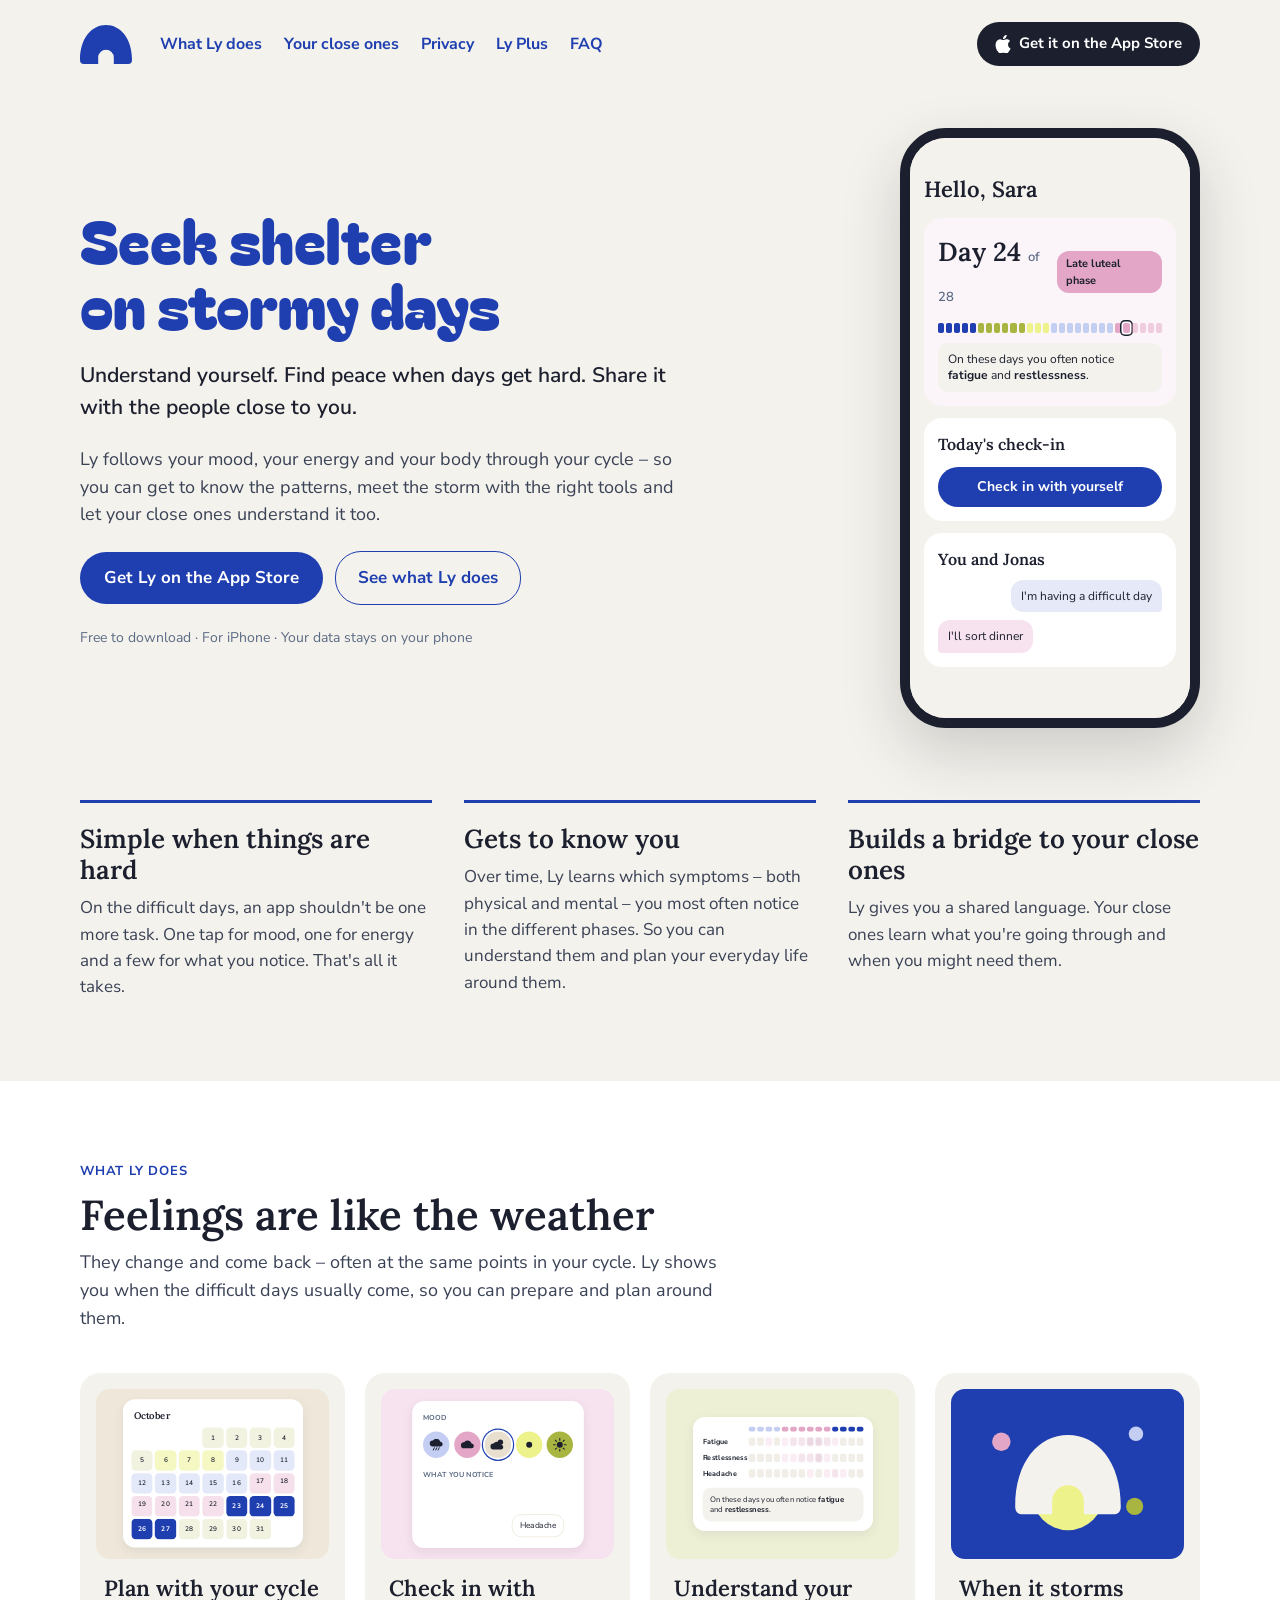
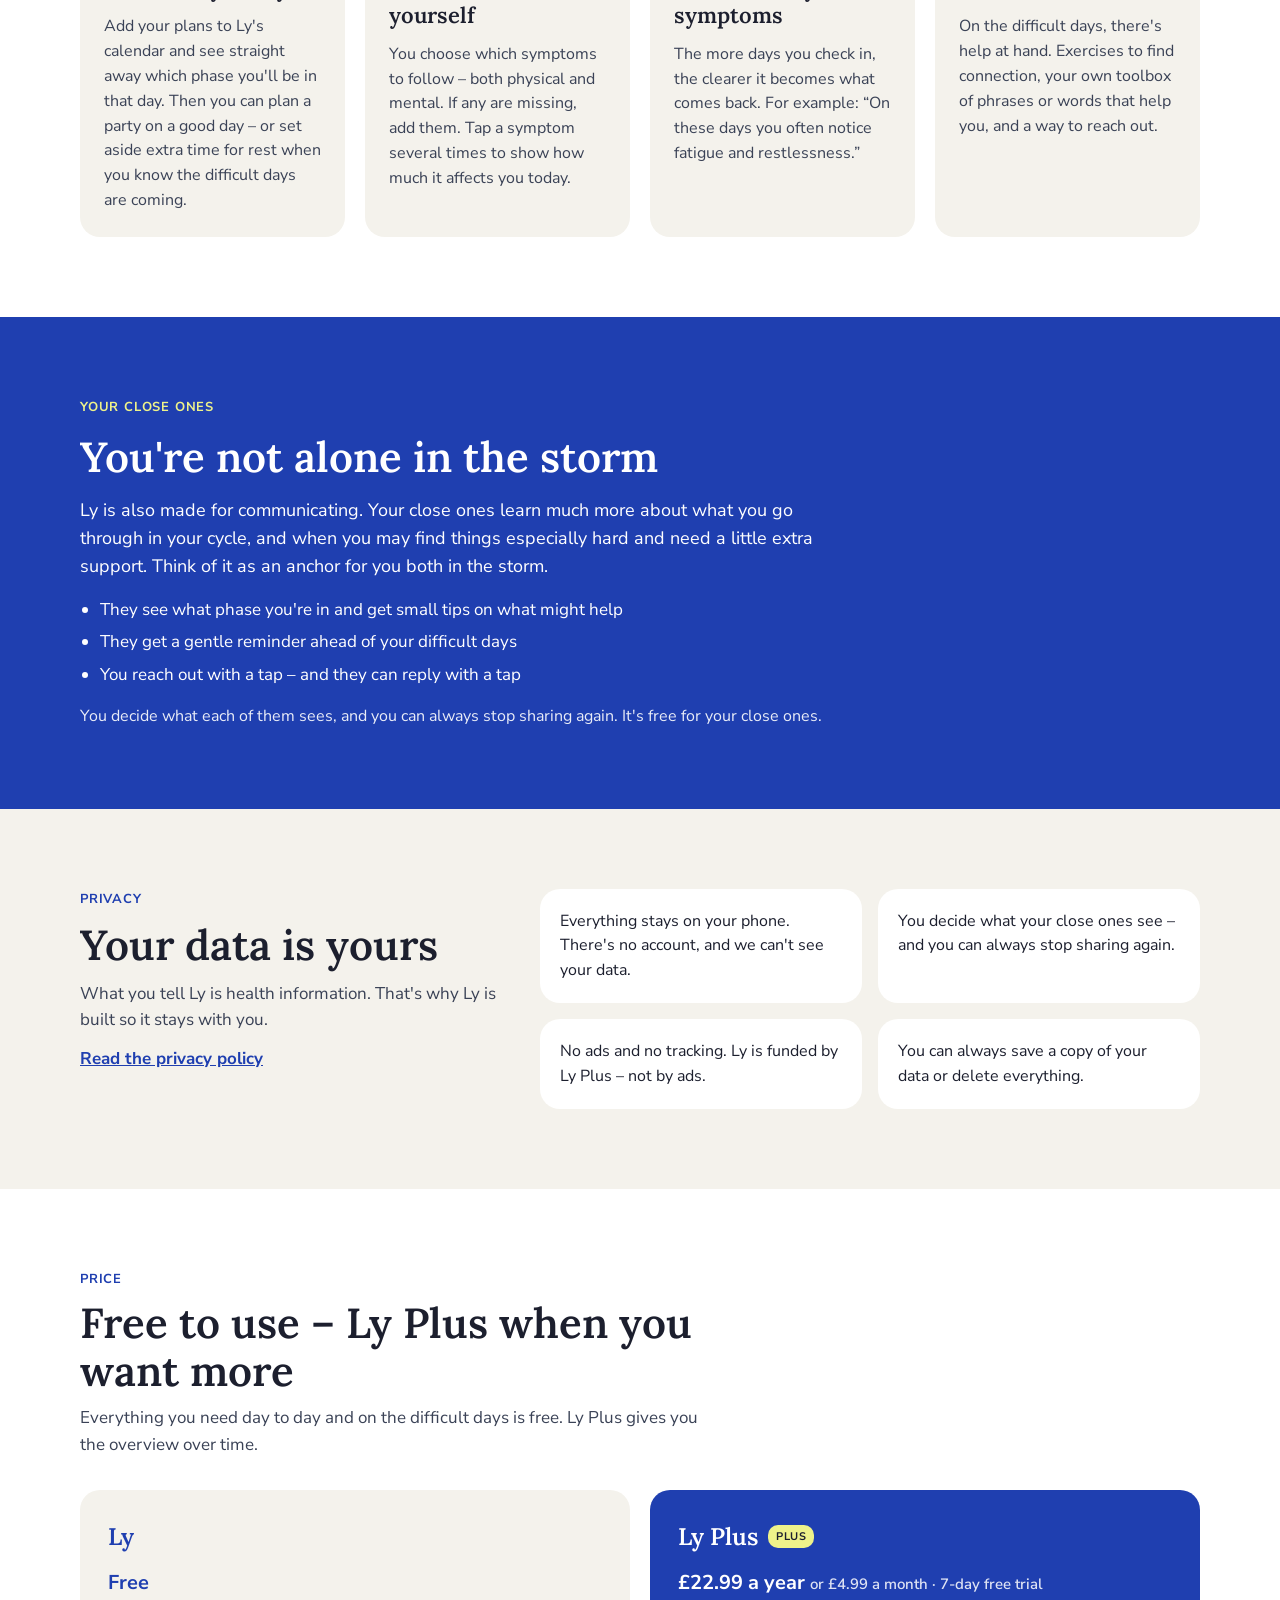
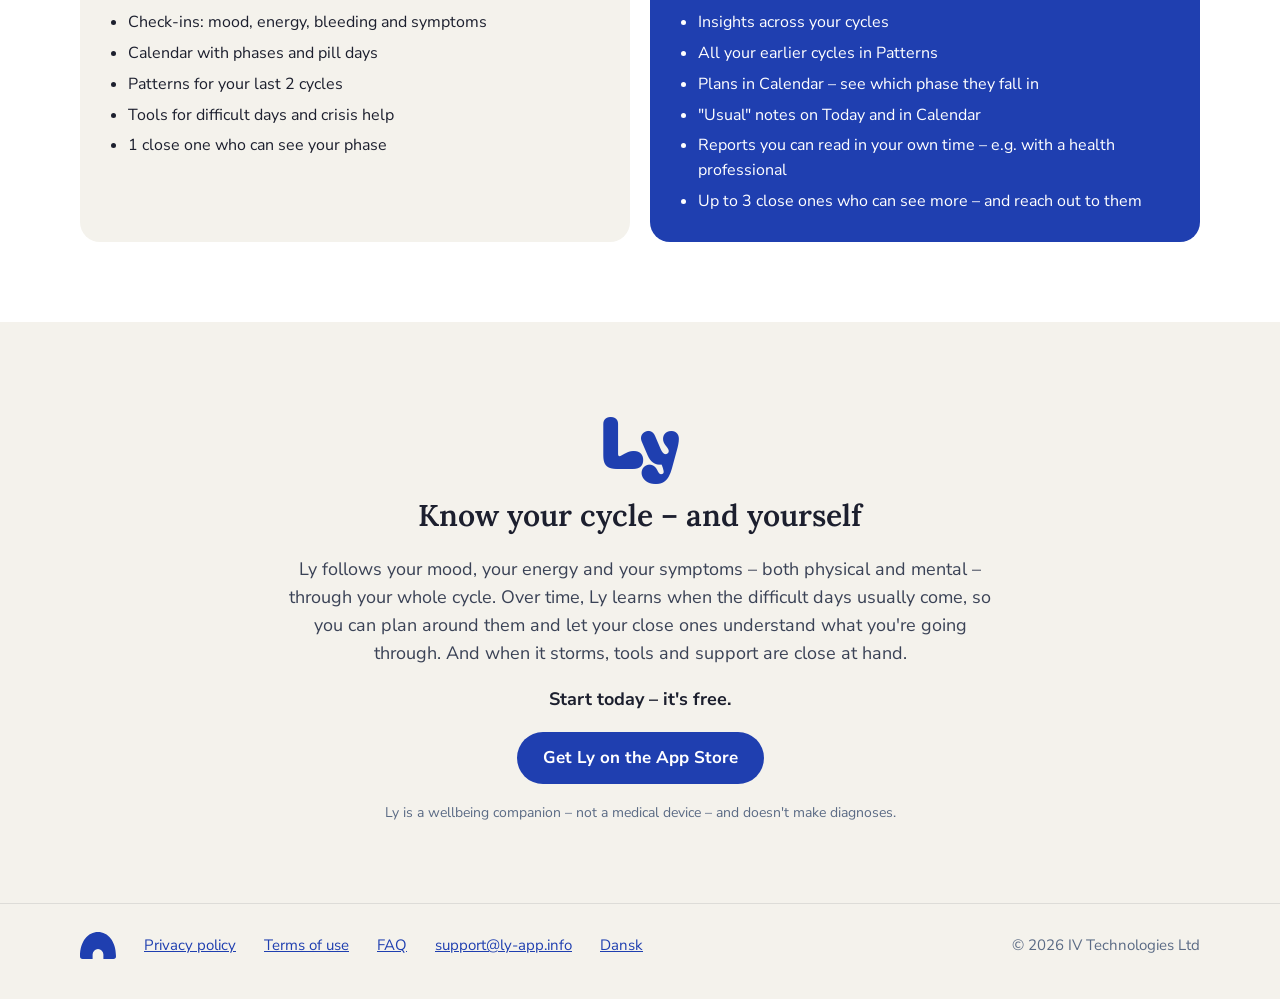
<file: en/index.html>
<!doctype html>
<html lang="en">
<head>
<meta charset="utf-8">
<meta name="viewport" content="width=device-width, initial-scale=1">
<title>Ly – seek shelter on stormy days</title>
<meta name="description" content="Ly helps you understand how your cycle affects your mood, your energy and your body – with tools for the difficult days and a simple way to share it with your close ones.">
<meta name="theme-color" content="#F4F2EC">
<link rel="icon" href="../favicon.svg" type="image/svg+xml">
<meta property="og:title" content="Ly – seek shelter on stormy days">
<meta property="og:description" content="Ly helps you understand how your cycle affects your mood, your energy and your body – with tools for the difficult days and a simple way to share it with your close ones.">
<meta property="og:locale" content="en_GB">
<link rel="alternate" hreflang="da" href="https://ly-app.info/">
<link rel="alternate" hreflang="en" href="https://ly-app.info/en/">
<link rel="stylesheet" href="../fonts.css">
<style>
body{margin:0;background:#F4F2EC}
a{color:#1F3FB0}a:hover{color:#16307F}
a:focus-visible,summary:focus-visible{outline:3px solid #1F3FB0;outline-offset:3px;border-radius:6px}
.site-nav a{display:inline-flex;align-items:center;min-height:44px}
@media (max-width: 640px){.hdr-cta{display:none !important}.site-nav{gap:0 16px !important;font-size:15px !important}}
@keyframes lyBreathe { 0%, 100% { transform: scale(1) } 50% { transform: scale(1.08) } }
@keyframes lyGlow { 0%, 100% { opacity: 0.15 } 50% { opacity: 0.45 } }
@keyframes lyFloat { 0%, 100% { transform: translateY(0) } 50% { transform: translateY(-8px) } }
@keyframes lyAppear { 0% { opacity: 0; transform: translateY(8px) } 10% { opacity: 1; transform: none } 88% { opacity: 1; transform: none } 100% { opacity: 0 } }
@keyframes lyFill { 0%, 8% { opacity: 0.2 } 25%, 85% { opacity: 1 } 100% { opacity: 0.2 } }
@keyframes lyPulse { 0%, 100% { box-shadow: 0 0 0 3px #FFFFFF, 0 0 0 5px #1F3FB0 } 50% { box-shadow: 0 0 0 3px #FFFFFF, 0 0 0 9px rgba(31,63,176,0.35) } }
@keyframes lyStep1 { 0% { opacity: 0; transform: translateY(8px) } 6% { opacity: 1; transform: none } 84% { opacity: 1; transform: none } 94%, 100% { opacity: 0; transform: none } }
@keyframes lyStep2 { 0%, 18% { opacity: 0; transform: translateY(8px) } 24% { opacity: 1; transform: none } 84% { opacity: 1; transform: none } 94%, 100% { opacity: 0; transform: none } }
@keyframes lyStep3 { 0%, 36% { opacity: 0; transform: translateY(8px) } 42% { opacity: 1; transform: none } 84% { opacity: 1; transform: none } 94%, 100% { opacity: 0; transform: none } }
@keyframes lyScreenA { 0%, 30% { transform: translateX(0) } 34% { transform: translateX(-100%) } 34.1%, 96% { transform: translateX(100%) } 100% { transform: translateX(0) } }
@keyframes lyScreenB { 0%, 30% { transform: translateX(100%) } 34%, 63% { transform: translateX(0) } 67% { transform: translateX(-100%) } 67.1%, 100% { transform: translateX(100%) } }
@keyframes lyScreenC { 0%, 63% { transform: translateX(100%) } 67%, 96% { transform: translateX(0) } 100% { transform: translateX(-100%) } }
@media (prefers-reduced-motion: reduce) { * { animation: none !important } }
</style>
</head>
<body>
<div style="background: #F4F2EC; color: #1C1F2E; font-family: 'Nunito Sans', sans-serif; font-size: 17px; line-height: 1.55">

  <!-- Top -->
  <header style="max-width: 1120px; margin: 0 auto; padding: 22px 24px; display: flex; flex-wrap: wrap; align-items: center; gap: 12px 28px">
    <a href="index.html" aria-label="Ly – go to the home page" style="display: inline-flex; align-items: center; min-height: 44px; text-decoration: none"><svg width="52" height="39" viewBox="0 0 80 60" aria-hidden="true"><path fill="#1F3FB0" d="M0 54 C0 20 18 0 40 0 C62 0 80 20 80 54 C80 58 78 60 74 60 L52 60 L52 50 A12 12 0 0 0 28 50 L28 60 L6 60 C2 60 0 58 0 54 Z"></path></svg></a>
    <nav class="site-nav" aria-label="Menu" style="display: flex; flex-wrap: wrap; gap: 6px 22px; font-size: 16px; font-weight: 700; flex: 1">
      <a href="#funktioner" style="text-decoration: none">What Ly does</a>
      <a href="#naere" style="text-decoration: none">Your close ones</a>
      <a href="#privatliv" style="text-decoration: none">Privacy</a>
      <a href="#plus" style="text-decoration: none">Ly Plus</a>
      <a href="support.html" style="text-decoration: none">FAQ</a>
    </nav>
    <a class="hdr-cta" href="https://apps.apple.com/gb/app/id6826608208" style="display: inline-flex; align-items: center; gap: 8px; min-height: 44px; padding: 0 18px; border-radius: 22px; background: #1C1F2E; color: #FFFFFF; font-size: 15px; font-weight: 700; text-decoration: none">
      <svg width="16" height="18" viewBox="0 0 17 20" aria-hidden="true"><path fill="#FFFFFF" d="M14.1 10.6c0-2.6 2.1-3.8 2.2-3.9-1.2-1.8-3.1-2-3.7-2-1.6-.2-3.1.9-3.9.9-.8 0-2-.9-3.4-.9C3.6 4.8 2 5.8 1.1 7.4c-1.8 3.2-.5 7.9 1.3 10.5.9 1.3 1.9 2.7 3.2 2.6 1.3-.1 1.8-.8 3.3-.8 1.6 0 2 .8 3.4.8 1.4 0 2.3-1.3 3.1-2.6 1-1.5 1.4-2.9 1.4-3-.1 0-2.7-1-2.7-4.3zM11.6 3c.7-.9 1.2-2 1-3.2-1 0-2.3.7-3 1.6-.7.8-1.2 2-1.1 3.1 1.2.1 2.4-.6 3.1-1.5z"></path></svg>
      Get it on the App Store</a>
  </header>

  <!-- Hero -->
  <section style="max-width: 1120px; margin: 0 auto; padding: 40px 24px 72px; display: flex; flex-wrap: wrap; align-items: center; gap: 48px">
    <div style="flex: 999 1 460px; min-width: 0; display: flex; flex-direction: column; gap: 22px">
      <h1 style="margin: 0; font-family: 'Bagel Fat One', sans-serif; font-size: clamp(40px, 9vw, 60px); font-weight: 400; line-height: 1.08; color: #1F3FB0; text-wrap: balance">Seek shelter on stormy days</h1>
      <p style="margin: 0; font-size: 21px; max-width: 30em; color: #1C1F2E; font-weight: 600">Understand yourself. Find peace when days get hard. Share it with the people close to you.</p>
      <p style="margin: 0; font-size: 18px; max-width: 34em; color: #3A4256">Ly follows your mood, your energy and your body through your cycle – so you can get to know the patterns, meet the storm with the right tools and let your close ones understand it too.</p>
      <div style="display: flex; flex-wrap: wrap; gap: 12px; align-items: center">
        <a href="https://apps.apple.com/gb/app/id6826608208" style="display: inline-flex; align-items: center; gap: 10px; min-height: 52px; padding: 0 24px; border-radius: 26px; background: #1F3FB0; color: #FFFFFF; font-size: 17px; font-weight: 700; text-decoration: none">Get Ly on the App Store</a>
        <a href="#funktioner" style="display: inline-flex; align-items: center; min-height: 52px; padding: 0 22px; border-radius: 26px; border: 1.5px solid #1F3FB0; color: #1F3FB0; font-size: 17px; font-weight: 700; text-decoration: none">See what Ly does</a>
      </div>
      <p style="margin: 0; font-size: 14px; color: #5B6B85">Free to download · For iPhone · Your data stays on your phone</p>
    </div>

    <!-- Telefon -->
    <div style="flex: 1 1 300px; display: flex; justify-content: center">
      <div role="img" aria-label="Ly on an iPhone, switching between Today, check-in and Calendar" style="position: relative; width: 300px; height: 600px; box-sizing: border-box; border-radius: 46px; background: #F4F2EC; border: 10px solid #1C1F2E; overflow: hidden; box-shadow: 0 24px 60px rgba(28,31,46,0.18)">
        <!-- Skærm 1 · I dag -->
        <div style="position: absolute; inset: 0; padding: 34px 14px 14px; display: flex; flex-direction: column; gap: 12px; background: #F4F2EC; transform: translateX(0); animation: lyScreenA 15s ease-in-out infinite">
        <span style="font-family: Lora, serif; font-size: 22px; font-weight: 600">Hello, Sara</span>
        <div style="background: #FBF4F8; border-radius: 18px; padding: 14px; display: flex; flex-direction: column; gap: 10px">
          <span style="display: flex; justify-content: space-between; align-items: center">
            <span style="font-family: Lora, serif; font-size: 26px; font-weight: 600">Day 24 <span style="font-family: 'Nunito Sans', sans-serif; font-size: 13px; color: #5B6B85; font-weight: 600">of 28</span></span>
            <span style="font-size: 11px; font-weight: 800; padding: 4px 9px; border-radius: 12px; background: #E4A6C6">Late luteal phase</span>
          </span>
          <span style="display: grid; grid-template-columns: repeat(28, minmax(0, 1fr)); gap: 2px">
            <span style="height: 10px; border-radius: 2px; background: #1F3FB0"></span><span style="height: 10px; border-radius: 2px; background: #1F3FB0"></span><span style="height: 10px; border-radius: 2px; background: #1F3FB0"></span><span style="height: 10px; border-radius: 2px; background: #1F3FB0"></span><span style="height: 10px; border-radius: 2px; background: #1F3FB0"></span><span style="height: 10px; border-radius: 2px; background: #A8B540"></span><span style="height: 10px; border-radius: 2px; background: #A8B540"></span><span style="height: 10px; border-radius: 2px; background: #A8B540"></span><span style="height: 10px; border-radius: 2px; background: #A8B540"></span><span style="height: 10px; border-radius: 2px; background: #A8B540"></span><span style="height: 10px; border-radius: 2px; background: #A8B540"></span><span style="height: 10px; border-radius: 2px; background: #EEF28A"></span><span style="height: 10px; border-radius: 2px; background: #EEF28A"></span><span style="height: 10px; border-radius: 2px; background: #EEF28A"></span><span style="height: 10px; border-radius: 2px; background: #C3CEF2"></span><span style="height: 10px; border-radius: 2px; background: #C3CEF2"></span><span style="height: 10px; border-radius: 2px; background: #C3CEF2"></span><span style="height: 10px; border-radius: 2px; background: #C3CEF2"></span><span style="height: 10px; border-radius: 2px; background: #C3CEF2"></span><span style="height: 10px; border-radius: 2px; background: #C3CEF2"></span><span style="height: 10px; border-radius: 2px; background: #C3CEF2"></span><span style="height: 10px; border-radius: 2px; background: #C3CEF2"></span><span style="height: 10px; border-radius: 2px; background: #E4A6C6"></span><span style="height: 10px; border-radius: 2px; background: #E4A6C6; box-shadow: 0 0 0 1.5px #FFFFFF, 0 0 0 3px #1C1F2E"></span><span style="height: 10px; border-radius: 2px; background: #E4A6C6; opacity: 0.5"></span><span style="height: 10px; border-radius: 2px; background: #E4A6C6; opacity: 0.5"></span><span style="height: 10px; border-radius: 2px; background: #E4A6C6; opacity: 0.5"></span><span style="height: 10px; border-radius: 2px; background: #E4A6C6; opacity: 0.5"></span>
          </span>
          <span style="font-size: 12px; line-height: 1.4; background: #F4F2EC; border-radius: 10px; padding: 8px 10px">On these days you often notice <b>fatigue</b> and <b>restlessness</b>.</span>
        </div>
        <div style="background: #FFFFFF; border-radius: 18px; padding: 14px; display: flex; flex-direction: column; gap: 10px">
          <span style="font-family: Lora, serif; font-size: 16px; font-weight: 600">Today's check-in</span>
          <span style="display: flex; align-items: center; justify-content: center; min-height: 40px; border-radius: 20px; background: #1F3FB0; color: #FFFFFF; font-size: 14px; font-weight: 700">Check in with yourself</span>
        </div>
        <div style="background: #FFFFFF; border-radius: 18px; padding: 14px; display: flex; flex-direction: column; gap: 8px">
          <span style="font-family: Lora, serif; font-size: 16px; font-weight: 600">You and Jonas</span>
          <span style="align-self: flex-end; font-size: 12px; background: #E6EAF8; border-radius: 12px 12px 4px 12px; padding: 7px 10px">I'm having a difficult day</span>
          <span style="align-self: flex-start; font-size: 12px; background: #F7E3EF; border-radius: 12px 12px 12px 4px; padding: 7px 10px">I'll sort dinner</span>
        </div>
      </div>

        <!-- Skærm 2 · Tjek ind -->
        <div style="position: absolute; inset: 0; padding: 34px 14px 14px; display: flex; flex-direction: column; gap: 12px; background: #F4F2EC; transform: translateX(100%); animation: lyScreenB 15s ease-in-out infinite">
          <span style="font-family: Lora, serif; font-size: 22px; font-weight: 600">Check in</span>
          <div style="background: #FFFFFF; border-radius: 18px; padding: 14px; display: flex; flex-direction: column; gap: 10px">
            <span style="font-size: 11px; font-weight: 800; letter-spacing: 0.6px; text-transform: uppercase; color: #5B6B85">Mood</span>
            <div style="display: flex; justify-content: space-between">
              <span style="width: 36px; height: 36px; border-radius: 18px; background: #C3CEF2; display: flex; align-items: center; justify-content: center"><svg width="20" height="17" viewBox="0 0 24 20" aria-hidden="true"><path d="M6 13 a5 5 0 0 1 .5-10 a7 7 0 0 1 12.5 2 a4 4 0 0 1 -.5 8 Z" fill="#1C1F2E"></path><path d="M9 15 l-2 4 M13 15 l-2 4 M17 15 l-2 4" stroke="#1C1F2E" stroke-width="1.6" stroke-linecap="round"></path></svg></span>
              <span style="width: 36px; height: 36px; border-radius: 18px; background: #E4A6C6; display: flex; align-items: center; justify-content: center"><svg width="20" height="15" viewBox="0 0 24 18" aria-hidden="true"><path d="M6 15 a5 5 0 0 1 .5-10 a7 7 0 0 1 12.5 2 a4 4 0 0 1 -.5 8 Z" fill="#1C1F2E"></path></svg></span>
              <span style="width: 36px; height: 36px; border-radius: 18px; background: #E8DFCE; display: flex; align-items: center; justify-content: center; box-shadow: 0 0 0 3px #FFFFFF, 0 0 0 5px #1F3FB0; animation: lyPulse 2.6s ease-in-out infinite"><svg width="22" height="19" viewBox="0 0 26 22" aria-hidden="true"><circle cx="17" cy="7" r="4.5" fill="#1C1F2E"></circle><path d="M5 19 a5 5 0 0 1 .5-10 a7 7 0 0 1 12.5 2 a4 4 0 0 1 -.5 8 Z" fill="#1C1F2E"></path></svg></span>
              <span style="width: 36px; height: 36px; border-radius: 18px; background: #EEF28A; display: flex; align-items: center; justify-content: center"><svg width="18" height="18" viewBox="0 0 22 22" aria-hidden="true"><circle cx="11" cy="11" r="5" fill="#1C1F2E"></circle></svg></span>
              <span style="width: 36px; height: 36px; border-radius: 18px; background: #A8B540; display: flex; align-items: center; justify-content: center"><svg width="20" height="20" viewBox="0 0 24 24" aria-hidden="true"><circle cx="12" cy="12" r="5" fill="#1C1F2E"></circle><path d="M12 1.5v3 M12 19.5v3 M1.5 12h3 M19.5 12h3 M4.5 4.5l2 2 M17.5 17.5l2 2 M4.5 19.5l2-2 M17.5 6.5l2-2" stroke="#1C1F2E" stroke-width="1.8" stroke-linecap="round"></path></svg></span>
            </div>
          </div>
          <div style="background: #FFFFFF; border-radius: 18px; padding: 14px; display: flex; flex-direction: column; gap: 10px">
            <span style="font-size: 11px; font-weight: 800; letter-spacing: 0.6px; text-transform: uppercase; color: #5B6B85">Energy level</span>
            <div style="display: flex; gap: 6px">
              <span style="flex: 1; height: 26px; border-radius: 8px; background: #EEF28A"></span><span style="flex: 1; height: 26px; border-radius: 8px; background: #EEF28A; box-shadow: 0 0 0 2px #FFFFFF, 0 0 0 3.5px #1F3FB0"></span><span style="flex: 1; height: 26px; border-radius: 8px; background: #F1EEE7"></span><span style="flex: 1; height: 26px; border-radius: 8px; background: #F1EEE7"></span>
            </div>
          </div>
          <div style="background: #FFFFFF; border-radius: 18px; padding: 14px; display: flex; flex-direction: column; gap: 10px">
            <span style="font-size: 11px; font-weight: 800; letter-spacing: 0.6px; text-transform: uppercase; color: #5B6B85">What you notice</span>
            <div style="display: flex; flex-wrap: wrap; gap: 6px">
              <span style="display: flex; align-items: center; gap: 5px; padding: 6px 10px; border-radius: 14px; background: #F7E3EF; font-size: 12px; font-weight: 700; animation: lyAppear 5s ease-out 0.3s infinite both">Fatigue <span style="display: flex; gap: 2px"><span style="width: 5px; height: 5px; border-radius: 3px; background: #9A3F72"></span><span style="width: 5px; height: 5px; border-radius: 3px; background: #9A3F72"></span><span style="width: 5px; height: 5px; border-radius: 3px; background: #E4A6C6"></span></span></span>
              <span style="display: flex; align-items: center; gap: 5px; padding: 6px 10px; border-radius: 14px; background: #F7E3EF; font-size: 12px; font-weight: 700; animation: lyAppear 5s ease-out 0.9s infinite both">Restlessness <span style="display: flex; gap: 2px"><span style="width: 5px; height: 5px; border-radius: 3px; background: #9A3F72"></span><span style="width: 5px; height: 5px; border-radius: 3px; background: #E4A6C6"></span><span style="width: 5px; height: 5px; border-radius: 3px; background: #E4A6C6"></span></span></span>
              <span style="padding: 6px 10px; border-radius: 14px; border: 1.5px solid #E8DFCE; font-size: 12px">Headache</span>
              <span style="padding: 6px 10px; border-radius: 14px; border: 1.5px solid #E8DFCE; font-size: 12px">Cramps</span>
            </div>
          </div>
        </div>

        <!-- Skærm 3 · Kalender -->
        <div style="position: absolute; inset: 0; padding: 34px 14px 14px; display: flex; flex-direction: column; gap: 12px; background: #F4F2EC; transform: translateX(100%); animation: lyScreenC 15s ease-in-out infinite">
          <span style="font-family: Lora, serif; font-size: 22px; font-weight: 600">Calendar</span>
          <div style="background: #FFFFFF; border-radius: 18px; padding: 12px; display: flex; flex-direction: column; gap: 8px">
            <span style="font-family: Lora, serif; font-size: 15px; font-weight: 600; text-align: center">October 2026</span>
            <div style="display: grid; grid-template-columns: repeat(7, minmax(0, 1fr)); gap: 3px">
              
                <span style="height: 34px"><span style="display: none"></span><span style="display: none"></span><span style="display: none"></span></span>
              
                <span style="height: 34px"><span style="display: none"></span><span style="display: none"></span><span style="display: none"></span></span>
              
                <span style="height: 34px"><span style="display: none"></span><span style="display: none"></span><span style="display: none"></span></span>
              
                <span style="position: relative; height: 34px; border-radius: 7px; display: flex; flex-direction: column; align-items: center; justify-content: center; gap: 2px; background: rgba(168,181,64,0.16)"><span style="font-size: 11px; font-weight: 600; color: #1C1F2E">1</span><span style="display: none"></span><span style="display: none"></span></span>
              
                <span style="position: relative; height: 34px; border-radius: 7px; display: flex; flex-direction: column; align-items: center; justify-content: center; gap: 2px; background: rgba(168,181,64,0.16)"><span style="font-size: 11px; font-weight: 600; color: #1C1F2E">2</span><span style="display: none"></span><span style="display: none"></span></span>
              
                <span style="position: relative; height: 34px; border-radius: 7px; display: flex; flex-direction: column; align-items: center; justify-content: center; gap: 2px; background: rgba(168,181,64,0.16)"><span style="font-size: 11px; font-weight: 600; color: #1C1F2E">3</span><span style="display: none"></span><span style="display: none"></span></span>
              
                <span style="position: relative; height: 34px; border-radius: 7px; display: flex; flex-direction: column; align-items: center; justify-content: center; gap: 2px; background: rgba(168,181,64,0.16)"><span style="font-size: 11px; font-weight: 600; color: #1C1F2E">4</span><span style="display: none"></span><span style="display: none"></span></span>
              
                <span style="position: relative; height: 34px; border-radius: 7px; display: flex; flex-direction: column; align-items: center; justify-content: center; gap: 2px; background: rgba(168,181,64,0.16)"><span style="font-size: 11px; font-weight: 600; color: #1C1F2E">5</span><span style="display: none"></span><span style="display: none"></span></span>
              
                <span style="position: relative; height: 34px; border-radius: 7px; display: flex; flex-direction: column; align-items: center; justify-content: center; gap: 2px; background: rgba(238,242,138,0.5)"><span style="font-size: 11px; font-weight: 600; color: #1C1F2E">6</span><span style="display: none"></span><span style="display: none"></span></span>
              
                <span style="position: relative; height: 34px; border-radius: 7px; display: flex; flex-direction: column; align-items: center; justify-content: center; gap: 2px; background: rgba(238,242,138,0.5)"><span style="font-size: 11px; font-weight: 600; color: #1C1F2E">7</span><span style="display: none"></span><span style="display: none"></span></span>
              
                <span style="position: relative; height: 34px; border-radius: 7px; display: flex; flex-direction: column; align-items: center; justify-content: center; gap: 2px; background: rgba(238,242,138,0.5)"><span style="font-size: 11px; font-weight: 600; color: #1C1F2E">8</span><span style="display: none"></span><span style="display: none"></span></span>
              
                <span style="position: relative; height: 34px; border-radius: 7px; display: flex; flex-direction: column; align-items: center; justify-content: center; gap: 2px; background: rgba(195,206,242,0.45)"><span style="font-size: 11px; font-weight: 600; color: #1C1F2E">9</span><span style="display: none"></span><span style="display: none"></span></span>
              
                <span style="position: relative; height: 34px; border-radius: 7px; display: flex; flex-direction: column; align-items: center; justify-content: center; gap: 2px; background: rgba(195,206,242,0.45)"><span style="font-size: 11px; font-weight: 600; color: #1C1F2E">10</span><span style="display: none"></span><span style="display: none"></span></span>
              
                <span style="position: relative; height: 34px; border-radius: 7px; display: flex; flex-direction: column; align-items: center; justify-content: center; gap: 2px; background: rgba(195,206,242,0.45)"><span style="font-size: 11px; font-weight: 600; color: #1C1F2E">11</span><span style="display: none"></span><span style="display: none"></span></span>
              
                <span style="position: relative; height: 34px; border-radius: 7px; display: flex; flex-direction: column; align-items: center; justify-content: center; gap: 2px; background: rgba(195,206,242,0.45)"><span style="font-size: 11px; font-weight: 600; color: #1C1F2E">12</span><span style="display: none"></span><span style="display: none"></span></span>
              
                <span style="position: relative; height: 34px; border-radius: 7px; display: flex; flex-direction: column; align-items: center; justify-content: center; gap: 2px; background: rgba(195,206,242,0.45)"><span style="font-size: 11px; font-weight: 600; color: #1C1F2E">13</span><span style="display: none"></span><span style="display: none"></span></span>
              
                <span style="position: relative; height: 34px; border-radius: 7px; display: flex; flex-direction: column; align-items: center; justify-content: center; gap: 2px; background: rgba(195,206,242,0.45)"><span style="font-size: 11px; font-weight: 600; color: #1C1F2E">14</span><span style="display: none"></span><span style="position: absolute; bottom: 3px; left: 50%; margin-left: -6px; width: 12px; height: 2.5px; border-radius: 2px; background: #1F3FB0; animation: lyAppear 6s ease-out 1.6s infinite both"></span></span>
              
                <span style="position: relative; height: 34px; border-radius: 7px; display: flex; flex-direction: column; align-items: center; justify-content: center; gap: 2px; background: rgba(195,206,242,0.45)"><span style="font-size: 11px; font-weight: 600; color: #1C1F2E">15</span><span style="display: none"></span><span style="display: none"></span></span>
              
                <span style="position: relative; height: 34px; border-radius: 7px; display: flex; flex-direction: column; align-items: center; justify-content: center; gap: 2px; background: rgba(195,206,242,0.45)"><span style="font-size: 11px; font-weight: 600; color: #1C1F2E">16</span><span style="display: none"></span><span style="display: none"></span></span>
              
                <span style="position: relative; height: 34px; border-radius: 7px; display: flex; flex-direction: column; align-items: center; justify-content: center; gap: 2px; background: rgba(228,166,198,0.35)"><span style="font-size: 11px; font-weight: 600; color: #1C1F2E">17</span><span style="width: 8px; height: 4px; border-radius: 2px; background: #9A3F72; animation: lyAppear 6s ease-out 0.40s infinite both"></span><span style="display: none"></span></span>
              
                <span style="position: relative; height: 34px; border-radius: 7px; display: flex; flex-direction: column; align-items: center; justify-content: center; gap: 2px; background: rgba(228,166,198,0.35)"><span style="font-size: 11px; font-weight: 600; color: #1C1F2E">18</span><span style="width: 8px; height: 4px; border-radius: 2px; background: #9A3F72; animation: lyAppear 6s ease-out 0.55s infinite both"></span><span style="display: none"></span></span>
              
                <span style="position: relative; height: 34px; border-radius: 7px; display: flex; flex-direction: column; align-items: center; justify-content: center; gap: 2px; background: rgba(228,166,198,0.35)"><span style="font-size: 11px; font-weight: 600; color: #1C1F2E">19</span><span style="width: 8px; height: 4px; border-radius: 2px; background: #9A3F72; animation: lyAppear 6s ease-out 0.70s infinite both"></span><span style="display: none"></span></span>
              
                <span style="position: relative; height: 34px; border-radius: 7px; display: flex; flex-direction: column; align-items: center; justify-content: center; gap: 2px; background: rgba(228,166,198,0.35)"><span style="font-size: 11px; font-weight: 600; color: #1C1F2E">20</span><span style="width: 8px; height: 4px; border-radius: 2px; background: #9A3F72; animation: lyAppear 6s ease-out 0.85s infinite both"></span><span style="position: absolute; bottom: 3px; left: 50%; margin-left: -6px; width: 12px; height: 2.5px; border-radius: 2px; background: #1F3FB0; animation: lyAppear 6s ease-out 2s infinite both"></span></span>
              
                <span style="position: relative; height: 34px; border-radius: 7px; display: flex; flex-direction: column; align-items: center; justify-content: center; gap: 2px; background: rgba(228,166,198,0.35)"><span style="font-size: 11px; font-weight: 600; color: #1C1F2E">21</span><span style="width: 8px; height: 4px; border-radius: 2px; background: #9A3F72; animation: lyAppear 6s ease-out 1.00s infinite both"></span><span style="display: none"></span></span>
              
                <span style="position: relative; height: 34px; border-radius: 7px; display: flex; flex-direction: column; align-items: center; justify-content: center; gap: 2px; background: rgba(228,166,198,0.35)"><span style="font-size: 11px; font-weight: 600; color: #1C1F2E">22</span><span style="width: 8px; height: 4px; border-radius: 2px; background: #9A3F72; animation: lyAppear 6s ease-out 1.15s infinite both"></span><span style="display: none"></span></span>
              
                <span style="position: relative; height: 34px; border-radius: 7px; display: flex; flex-direction: column; align-items: center; justify-content: center; gap: 2px; background: #1F3FB0"><span style="font-size: 11px; font-weight: 800; color: #FFFFFF">23</span><span style="display: none"></span><span style="display: none"></span></span>
              
                <span style="position: relative; height: 34px; border-radius: 7px; display: flex; flex-direction: column; align-items: center; justify-content: center; gap: 2px; background: #1F3FB0"><span style="font-size: 11px; font-weight: 800; color: #FFFFFF">24</span><span style="display: none"></span><span style="display: none"></span></span>
              
                <span style="position: relative; height: 34px; border-radius: 7px; display: flex; flex-direction: column; align-items: center; justify-content: center; gap: 2px; background: #1F3FB0"><span style="font-size: 11px; font-weight: 800; color: #FFFFFF">25</span><span style="display: none"></span><span style="display: none"></span></span>
              
                <span style="position: relative; height: 34px; border-radius: 7px; display: flex; flex-direction: column; align-items: center; justify-content: center; gap: 2px; background: #1F3FB0"><span style="font-size: 11px; font-weight: 800; color: #FFFFFF">26</span><span style="display: none"></span><span style="display: none"></span></span>
              
                <span style="position: relative; height: 34px; border-radius: 7px; display: flex; flex-direction: column; align-items: center; justify-content: center; gap: 2px; background: #1F3FB0"><span style="font-size: 11px; font-weight: 800; color: #FFFFFF">27</span><span style="display: none"></span><span style="display: none"></span></span>
              
                <span style="position: relative; height: 34px; border-radius: 7px; display: flex; flex-direction: column; align-items: center; justify-content: center; gap: 2px; background: rgba(168,181,64,0.16)"><span style="font-size: 11px; font-weight: 600; color: #1C1F2E">28</span><span style="display: none"></span><span style="display: none"></span></span>
              
                <span style="position: relative; height: 34px; border-radius: 7px; display: flex; flex-direction: column; align-items: center; justify-content: center; gap: 2px; background: rgba(168,181,64,0.16)"><span style="font-size: 11px; font-weight: 600; color: #1C1F2E">29</span><span style="display: none"></span><span style="position: absolute; bottom: 3px; left: 50%; margin-left: -6px; width: 12px; height: 2.5px; border-radius: 2px; background: #1F3FB0; animation: lyAppear 6s ease-out 2.4s infinite both"></span></span>
              
                <span style="position: relative; height: 34px; border-radius: 7px; display: flex; flex-direction: column; align-items: center; justify-content: center; gap: 2px; background: rgba(168,181,64,0.16)"><span style="font-size: 11px; font-weight: 600; color: #1C1F2E">30</span><span style="display: none"></span><span style="display: none"></span></span>
              
                <span style="position: relative; height: 34px; border-radius: 7px; display: flex; flex-direction: column; align-items: center; justify-content: center; gap: 2px; background: rgba(168,181,64,0.16)"><span style="font-size: 11px; font-weight: 600; color: #1C1F2E">31</span><span style="display: none"></span><span style="display: none"></span></span>
              
            </div>
          </div>
          <div style="background: #FFFFFF; border-radius: 18px; padding: 12px 14px; display: flex; flex-direction: column; gap: 6px">
            <span style="font-family: Lora, serif; font-size: 14px; font-weight: 600">What to expect in October</span>
            <span style="align-self: flex-start; font-size: 11px; font-weight: 800; padding: 3px 9px; border-radius: 10px; background: #E4A6C6">Late luteal phase · 17–22 Oct</span>
            <span style="font-size: 11px; line-height: 1.4; background: #F4F2EC; border-radius: 8px; padding: 6px 8px; animation: lyAppear 5s ease-out 1s infinite both"><b>20 Oct</b> Mum's birthday</span>
          </div>
        </div>

      </div>
    </div>
  </section>

  <!-- Hvorfor Ly -->
  <section id="hvorfor" style="padding: 0 24px 80px">
    <div style="max-width: 1120px; margin: 0 auto; display: flex; flex-direction: column; gap: 32px">
      
      <div style="display: grid; grid-template-columns: repeat(auto-fit, minmax(280px, 1fr)); gap: 32px">
        
          <div style="border-top: 3px solid #1F3FB0; padding-top: 20px; display: flex; flex-direction: column; gap: 10px">
            <h2 style="margin: 0; font-family: Lora, serif; font-size: 26px; font-weight: 600; line-height: 1.2">Simple when things are hard</h2>
            <p style="margin: 0; font-size: 17px; color: #3A4256">On the difficult days, an app shouldn't be one more task. One tap for mood, one for energy and a few for what you notice. That's all it takes.</p>
          </div>
        
          <div style="border-top: 3px solid #1F3FB0; padding-top: 20px; display: flex; flex-direction: column; gap: 10px">
            <h2 style="margin: 0; font-family: Lora, serif; font-size: 26px; font-weight: 600; line-height: 1.2">Gets to know you</h2>
            <p style="margin: 0; font-size: 17px; color: #3A4256">Over time, Ly learns which symptoms – both physical and mental – you most often notice in the different phases. So you can understand them and plan your everyday life around them.</p>
          </div>
        
          <div style="border-top: 3px solid #1F3FB0; padding-top: 20px; display: flex; flex-direction: column; gap: 10px">
            <h2 style="margin: 0; font-family: Lora, serif; font-size: 26px; font-weight: 600; line-height: 1.2">Builds a bridge to your close ones</h2>
            <p style="margin: 0; font-size: 17px; color: #3A4256">Ly gives you a shared language. Your close ones learn what you're going through and when you might need them.</p>
          </div>
        
      </div>
    </div>
  </section>

  <!-- Det kan Ly -->
  <section id="funktioner" style="background: #FFFFFF; padding: 80px 24px">
    <div style="max-width: 1120px; margin: 0 auto; display: flex; flex-direction: column; gap: 40px">
      <div style="max-width: 640px; display: flex; flex-direction: column; gap: 10px">
        <span style="font-size: 13px; font-weight: 800; letter-spacing: 0.8px; text-transform: uppercase; color: #1F3FB0">What Ly does</span>
        <h2 style="margin: 0; font-family: Lora, serif; font-size: clamp(30px, 3.6vw, 42px); font-weight: 600; line-height: 1.15">Feelings are like the weather</h2>
        <p style="margin: 0; font-size: 18px; color: #3A4256">They change and come back – often at the same points in your cycle. Ly shows you when the difficult days usually come, so you can prepare and plan around them.</p>
      </div>
      <div style="display: grid; grid-template-columns: repeat(auto-fit, minmax(240px, 1fr)); gap: 20px">
        <div style="background: #F4F2EC; border-radius: 20px; padding: 16px 16px 24px; display: flex; flex-direction: column; gap: 12px">
            <div style="height: 170px; border-radius: 14px; background: #EFE8DA; display: flex; align-items: center; justify-content: center; overflow: hidden"><div style="flex: none; transform: scale(0.6)">
              <div role="img" aria-label="A month calendar with phases, pill days and plans" style="width: 300px; background: #FFFFFF; border-radius: 20px; padding: 14px; display: flex; flex-direction: column; gap: 8px; box-shadow: 0 6px 18px rgba(28,31,46,0.08); box-sizing: border-box">
                <span style="font-family: Lora, serif; font-size: 16px; font-weight: 600; padding: 0 4px">October</span>
                <div style="display: grid; grid-template-columns: repeat(7, minmax(0, 1fr)); gap: 4px">
                  
                    <span style="height: 34px"><span style="display: none"></span><span style="display: none"></span><span style="display: none"></span></span>
                  
                    <span style="height: 34px"><span style="display: none"></span><span style="display: none"></span><span style="display: none"></span></span>
                  
                    <span style="height: 34px"><span style="display: none"></span><span style="display: none"></span><span style="display: none"></span></span>
                  
                    <span style="position: relative; height: 34px; border-radius: 7px; display: flex; flex-direction: column; align-items: center; justify-content: center; gap: 2px; background: rgba(168,181,64,0.16)"><span style="font-size: 11px; font-weight: 600; color: #1C1F2E">1</span><span style="display: none"></span><span style="display: none"></span></span>
                  
                    <span style="position: relative; height: 34px; border-radius: 7px; display: flex; flex-direction: column; align-items: center; justify-content: center; gap: 2px; background: rgba(168,181,64,0.16)"><span style="font-size: 11px; font-weight: 600; color: #1C1F2E">2</span><span style="display: none"></span><span style="display: none"></span></span>
                  
                    <span style="position: relative; height: 34px; border-radius: 7px; display: flex; flex-direction: column; align-items: center; justify-content: center; gap: 2px; background: rgba(168,181,64,0.16)"><span style="font-size: 11px; font-weight: 600; color: #1C1F2E">3</span><span style="display: none"></span><span style="display: none"></span></span>
                  
                    <span style="position: relative; height: 34px; border-radius: 7px; display: flex; flex-direction: column; align-items: center; justify-content: center; gap: 2px; background: rgba(168,181,64,0.16)"><span style="font-size: 11px; font-weight: 600; color: #1C1F2E">4</span><span style="display: none"></span><span style="display: none"></span></span>
                  
                    <span style="position: relative; height: 34px; border-radius: 7px; display: flex; flex-direction: column; align-items: center; justify-content: center; gap: 2px; background: rgba(168,181,64,0.16)"><span style="font-size: 11px; font-weight: 600; color: #1C1F2E">5</span><span style="display: none"></span><span style="display: none"></span></span>
                  
                    <span style="position: relative; height: 34px; border-radius: 7px; display: flex; flex-direction: column; align-items: center; justify-content: center; gap: 2px; background: rgba(238,242,138,0.5)"><span style="font-size: 11px; font-weight: 600; color: #1C1F2E">6</span><span style="display: none"></span><span style="display: none"></span></span>
                  
                    <span style="position: relative; height: 34px; border-radius: 7px; display: flex; flex-direction: column; align-items: center; justify-content: center; gap: 2px; background: rgba(238,242,138,0.5)"><span style="font-size: 11px; font-weight: 600; color: #1C1F2E">7</span><span style="display: none"></span><span style="display: none"></span></span>
                  
                    <span style="position: relative; height: 34px; border-radius: 7px; display: flex; flex-direction: column; align-items: center; justify-content: center; gap: 2px; background: rgba(238,242,138,0.5)"><span style="font-size: 11px; font-weight: 600; color: #1C1F2E">8</span><span style="display: none"></span><span style="display: none"></span></span>
                  
                    <span style="position: relative; height: 34px; border-radius: 7px; display: flex; flex-direction: column; align-items: center; justify-content: center; gap: 2px; background: rgba(195,206,242,0.45)"><span style="font-size: 11px; font-weight: 600; color: #1C1F2E">9</span><span style="display: none"></span><span style="display: none"></span></span>
                  
                    <span style="position: relative; height: 34px; border-radius: 7px; display: flex; flex-direction: column; align-items: center; justify-content: center; gap: 2px; background: rgba(195,206,242,0.45)"><span style="font-size: 11px; font-weight: 600; color: #1C1F2E">10</span><span style="display: none"></span><span style="display: none"></span></span>
                  
                    <span style="position: relative; height: 34px; border-radius: 7px; display: flex; flex-direction: column; align-items: center; justify-content: center; gap: 2px; background: rgba(195,206,242,0.45)"><span style="font-size: 11px; font-weight: 600; color: #1C1F2E">11</span><span style="display: none"></span><span style="display: none"></span></span>
                  
                    <span style="position: relative; height: 34px; border-radius: 7px; display: flex; flex-direction: column; align-items: center; justify-content: center; gap: 2px; background: rgba(195,206,242,0.45)"><span style="font-size: 11px; font-weight: 600; color: #1C1F2E">12</span><span style="display: none"></span><span style="display: none"></span></span>
                  
                    <span style="position: relative; height: 34px; border-radius: 7px; display: flex; flex-direction: column; align-items: center; justify-content: center; gap: 2px; background: rgba(195,206,242,0.45)"><span style="font-size: 11px; font-weight: 600; color: #1C1F2E">13</span><span style="display: none"></span><span style="display: none"></span></span>
                  
                    <span style="position: relative; height: 34px; border-radius: 7px; display: flex; flex-direction: column; align-items: center; justify-content: center; gap: 2px; background: rgba(195,206,242,0.45)"><span style="font-size: 11px; font-weight: 600; color: #1C1F2E">14</span><span style="display: none"></span><span style="position: absolute; bottom: 3px; left: 50%; margin-left: -6px; width: 12px; height: 2.5px; border-radius: 2px; background: #1F3FB0; animation: lyAppear 6s ease-out 1.6s infinite both"></span></span>
                  
                    <span style="position: relative; height: 34px; border-radius: 7px; display: flex; flex-direction: column; align-items: center; justify-content: center; gap: 2px; background: rgba(195,206,242,0.45)"><span style="font-size: 11px; font-weight: 600; color: #1C1F2E">15</span><span style="display: none"></span><span style="display: none"></span></span>
                  
                    <span style="position: relative; height: 34px; border-radius: 7px; display: flex; flex-direction: column; align-items: center; justify-content: center; gap: 2px; background: rgba(195,206,242,0.45)"><span style="font-size: 11px; font-weight: 600; color: #1C1F2E">16</span><span style="display: none"></span><span style="display: none"></span></span>
                  
                    <span style="position: relative; height: 34px; border-radius: 7px; display: flex; flex-direction: column; align-items: center; justify-content: center; gap: 2px; background: rgba(228,166,198,0.35)"><span style="font-size: 11px; font-weight: 600; color: #1C1F2E">17</span><span style="width: 8px; height: 4px; border-radius: 2px; background: #9A3F72; animation: lyAppear 6s ease-out 0.40s infinite both"></span><span style="display: none"></span></span>
                  
                    <span style="position: relative; height: 34px; border-radius: 7px; display: flex; flex-direction: column; align-items: center; justify-content: center; gap: 2px; background: rgba(228,166,198,0.35)"><span style="font-size: 11px; font-weight: 600; color: #1C1F2E">18</span><span style="width: 8px; height: 4px; border-radius: 2px; background: #9A3F72; animation: lyAppear 6s ease-out 0.55s infinite both"></span><span style="display: none"></span></span>
                  
                    <span style="position: relative; height: 34px; border-radius: 7px; display: flex; flex-direction: column; align-items: center; justify-content: center; gap: 2px; background: rgba(228,166,198,0.35)"><span style="font-size: 11px; font-weight: 600; color: #1C1F2E">19</span><span style="width: 8px; height: 4px; border-radius: 2px; background: #9A3F72; animation: lyAppear 6s ease-out 0.70s infinite both"></span><span style="display: none"></span></span>
                  
                    <span style="position: relative; height: 34px; border-radius: 7px; display: flex; flex-direction: column; align-items: center; justify-content: center; gap: 2px; background: rgba(228,166,198,0.35)"><span style="font-size: 11px; font-weight: 600; color: #1C1F2E">20</span><span style="width: 8px; height: 4px; border-radius: 2px; background: #9A3F72; animation: lyAppear 6s ease-out 0.85s infinite both"></span><span style="position: absolute; bottom: 3px; left: 50%; margin-left: -6px; width: 12px; height: 2.5px; border-radius: 2px; background: #1F3FB0; animation: lyAppear 6s ease-out 2s infinite both"></span></span>
                  
                    <span style="position: relative; height: 34px; border-radius: 7px; display: flex; flex-direction: column; align-items: center; justify-content: center; gap: 2px; background: rgba(228,166,198,0.35)"><span style="font-size: 11px; font-weight: 600; color: #1C1F2E">21</span><span style="width: 8px; height: 4px; border-radius: 2px; background: #9A3F72; animation: lyAppear 6s ease-out 1.00s infinite both"></span><span style="display: none"></span></span>
                  
                    <span style="position: relative; height: 34px; border-radius: 7px; display: flex; flex-direction: column; align-items: center; justify-content: center; gap: 2px; background: rgba(228,166,198,0.35)"><span style="font-size: 11px; font-weight: 600; color: #1C1F2E">22</span><span style="width: 8px; height: 4px; border-radius: 2px; background: #9A3F72; animation: lyAppear 6s ease-out 1.15s infinite both"></span><span style="display: none"></span></span>
                  
                    <span style="position: relative; height: 34px; border-radius: 7px; display: flex; flex-direction: column; align-items: center; justify-content: center; gap: 2px; background: #1F3FB0"><span style="font-size: 11px; font-weight: 800; color: #FFFFFF">23</span><span style="display: none"></span><span style="display: none"></span></span>
                  
                    <span style="position: relative; height: 34px; border-radius: 7px; display: flex; flex-direction: column; align-items: center; justify-content: center; gap: 2px; background: #1F3FB0"><span style="font-size: 11px; font-weight: 800; color: #FFFFFF">24</span><span style="display: none"></span><span style="display: none"></span></span>
                  
                    <span style="position: relative; height: 34px; border-radius: 7px; display: flex; flex-direction: column; align-items: center; justify-content: center; gap: 2px; background: #1F3FB0"><span style="font-size: 11px; font-weight: 800; color: #FFFFFF">25</span><span style="display: none"></span><span style="display: none"></span></span>
                  
                    <span style="position: relative; height: 34px; border-radius: 7px; display: flex; flex-direction: column; align-items: center; justify-content: center; gap: 2px; background: #1F3FB0"><span style="font-size: 11px; font-weight: 800; color: #FFFFFF">26</span><span style="display: none"></span><span style="display: none"></span></span>
                  
                    <span style="position: relative; height: 34px; border-radius: 7px; display: flex; flex-direction: column; align-items: center; justify-content: center; gap: 2px; background: #1F3FB0"><span style="font-size: 11px; font-weight: 800; color: #FFFFFF">27</span><span style="display: none"></span><span style="display: none"></span></span>
                  
                    <span style="position: relative; height: 34px; border-radius: 7px; display: flex; flex-direction: column; align-items: center; justify-content: center; gap: 2px; background: rgba(168,181,64,0.16)"><span style="font-size: 11px; font-weight: 600; color: #1C1F2E">28</span><span style="display: none"></span><span style="display: none"></span></span>
                  
                    <span style="position: relative; height: 34px; border-radius: 7px; display: flex; flex-direction: column; align-items: center; justify-content: center; gap: 2px; background: rgba(168,181,64,0.16)"><span style="font-size: 11px; font-weight: 600; color: #1C1F2E">29</span><span style="display: none"></span><span style="position: absolute; bottom: 3px; left: 50%; margin-left: -6px; width: 12px; height: 2.5px; border-radius: 2px; background: #1F3FB0; animation: lyAppear 6s ease-out 2.4s infinite both"></span></span>
                  
                    <span style="position: relative; height: 34px; border-radius: 7px; display: flex; flex-direction: column; align-items: center; justify-content: center; gap: 2px; background: rgba(168,181,64,0.16)"><span style="font-size: 11px; font-weight: 600; color: #1C1F2E">30</span><span style="display: none"></span><span style="display: none"></span></span>
                  
                    <span style="position: relative; height: 34px; border-radius: 7px; display: flex; flex-direction: column; align-items: center; justify-content: center; gap: 2px; background: rgba(168,181,64,0.16)"><span style="font-size: 11px; font-weight: 600; color: #1C1F2E">31</span><span style="display: none"></span><span style="display: none"></span></span>
                  
                </div>
              </div>
            </div></div>
            <h3 style="margin: 4px 8px 0; font-family: Lora, serif; font-size: 22px; font-weight: 600; line-height: 1.25">Plan with your cycle</h3>
            <p style="margin: 0 8px; font-size: 16px; color: #3A4256">Add your plans to Ly's calendar and see straight away which phase you'll be in that day. Then you can plan a party on a good day – or set aside extra time for rest when you know the difficult days are coming.</p>
          </div>
        <div style="background: #F4F2EC; border-radius: 20px; padding: 16px 16px 24px; display: flex; flex-direction: column; gap: 12px">
            <div style="height: 170px; border-radius: 14px; background: #F7E3EF; display: flex; align-items: center; justify-content: center; overflow: hidden"><div style="flex: none; transform: scale(0.6)">
              <div role="img" aria-label="A check-in with mood and symptoms" style="width: 286px; background: #FFFFFF; border-radius: 20px; padding: 18px; display: flex; flex-direction: column; gap: 14px; box-shadow: 0 6px 18px rgba(28,31,46,0.08); box-sizing: border-box">
                <span style="font-size: 12px; font-weight: 700; letter-spacing: 0.6px; text-transform: uppercase; color: #5B6B85">Mood</span>
                <div style="display: flex; justify-content: space-between">
                  <span style="width: 44px; height: 44px; border-radius: 22px; background: #C3CEF2; display: flex; align-items: center; justify-content: center"><svg width="24" height="20" viewBox="0 0 24 20" aria-hidden="true"><path d="M6 13 a5 5 0 0 1 .5-10 a7 7 0 0 1 12.5 2 a4 4 0 0 1 -.5 8 Z" fill="#1C1F2E"></path><path d="M9 15 l-2 4 M13 15 l-2 4 M17 15 l-2 4" stroke="#1C1F2E" stroke-width="1.6" stroke-linecap="round"></path></svg></span>
                  <span style="width: 44px; height: 44px; border-radius: 22px; background: #E4A6C6; display: flex; align-items: center; justify-content: center"><svg width="24" height="18" viewBox="0 0 24 18" aria-hidden="true"><path d="M6 15 a5 5 0 0 1 .5-10 a7 7 0 0 1 12.5 2 a4 4 0 0 1 -.5 8 Z" fill="#1C1F2E"></path></svg></span>
                  <span style="width: 44px; height: 44px; border-radius: 22px; background: #E8DFCE; display: flex; align-items: center; justify-content: center; box-shadow: 0 0 0 3px #FFFFFF, 0 0 0 5px #1F3FB0; animation: lyPulse 2.6s ease-in-out infinite"><svg width="26" height="22" viewBox="0 0 26 22" aria-hidden="true"><circle cx="17" cy="7" r="4.5" fill="#1C1F2E"></circle><path d="M5 19 a5 5 0 0 1 .5-10 a7 7 0 0 1 12.5 2 a4 4 0 0 1 -.5 8 Z" fill="#1C1F2E"></path></svg></span>
                  <span style="width: 44px; height: 44px; border-radius: 22px; background: #EEF28A; display: flex; align-items: center; justify-content: center"><svg width="22" height="22" viewBox="0 0 22 22" aria-hidden="true"><circle cx="11" cy="11" r="5" fill="#1C1F2E"></circle></svg></span>
                  <span style="width: 44px; height: 44px; border-radius: 22px; background: #A8B540; display: flex; align-items: center; justify-content: center"><svg width="24" height="24" viewBox="0 0 24 24" aria-hidden="true"><circle cx="12" cy="12" r="5" fill="#1C1F2E"></circle><path d="M12 1.5v3 M12 19.5v3 M1.5 12h3 M19.5 12h3 M4.5 4.5l2 2 M17.5 17.5l2 2 M4.5 19.5l2-2 M17.5 6.5l2-2" stroke="#1C1F2E" stroke-width="1.8" stroke-linecap="round"></path></svg></span>
                </div>
                <span style="font-size: 12px; font-weight: 700; letter-spacing: 0.6px; text-transform: uppercase; color: #5B6B85; margin-top: 4px">What you notice</span>
                <div style="display: flex; flex-wrap: wrap; gap: 8px">
                  <span style="display: flex; align-items: center; gap: 6px; padding: 7px 12px; border-radius: 16px; background: #F7E3EF; font-size: 14px; font-weight: 700; animation: lyAppear 6s ease-out 0.3s infinite both">Fatigue <span style="display: flex; gap: 3px"><span style="width: 6px; height: 6px; border-radius: 3px; background: #9A3F72"></span><span style="width: 6px; height: 6px; border-radius: 3px; background: #9A3F72"></span><span style="width: 6px; height: 6px; border-radius: 3px; background: #E4A6C6"></span></span></span>
                  <span style="display: flex; align-items: center; gap: 6px; padding: 7px 12px; border-radius: 16px; background: #F7E3EF; font-size: 14px; font-weight: 700; animation: lyAppear 6s ease-out 0.9s infinite both">Restlessness <span style="display: flex; gap: 3px"><span style="width: 6px; height: 6px; border-radius: 3px; background: #9A3F72"></span><span style="width: 6px; height: 6px; border-radius: 3px; background: #E4A6C6"></span><span style="width: 6px; height: 6px; border-radius: 3px; background: #E4A6C6"></span></span></span>
                  <span style="padding: 7px 12px; border-radius: 16px; border: 1.5px solid #E8DFCE; font-size: 14px">Headache</span>
                </div>
              </div>
            </div></div>
            <h3 style="margin: 4px 8px 0; font-family: Lora, serif; font-size: 22px; font-weight: 600; line-height: 1.25">Check in with yourself</h3>
            <p style="margin: 0 8px; font-size: 16px; color: #3A4256">You choose which symptoms to follow – both physical and mental. If any are missing, add them. Tap a symptom several times to show how much it affects you today.</p>
          </div>
        <div style="background: #F4F2EC; border-radius: 20px; padding: 16px 16px 24px; display: flex; flex-direction: column; gap: 12px">
            <div style="height: 170px; border-radius: 14px; background: #EEF0D6; display: flex; align-items: center; justify-content: center; overflow: hidden"><div style="flex: none; transform: scale(0.6)">
              <div role="img" aria-label="A pattern of symptoms through the cycle" style="width: 300px; background: #FFFFFF; border-radius: 20px; padding: 16px; display: flex; flex-direction: column; gap: 8px; box-shadow: 0 6px 18px rgba(28,31,46,0.08); box-sizing: border-box">
                <div style="display: grid; grid-template-columns: 74px repeat(14, minmax(0, 1fr)); gap: 3px; align-items: center">
                  <span></span>
                  <span style="height: 8px; border-radius: 3px; background: #C3CEF2"></span><span style="height: 8px; border-radius: 3px; background: #C3CEF2"></span><span style="height: 8px; border-radius: 3px; background: #C3CEF2"></span><span style="height: 8px; border-radius: 3px; background: #C3CEF2"></span><span style="height: 8px; border-radius: 3px; background: #E4A6C6"></span><span style="height: 8px; border-radius: 3px; background: #E4A6C6"></span><span style="height: 8px; border-radius: 3px; background: #E4A6C6"></span><span style="height: 8px; border-radius: 3px; background: #E4A6C6"></span><span style="height: 8px; border-radius: 3px; background: #E4A6C6"></span><span style="height: 8px; border-radius: 3px; background: #E4A6C6"></span><span style="height: 8px; border-radius: 3px; background: #1F3FB0"></span><span style="height: 8px; border-radius: 3px; background: #1F3FB0"></span><span style="height: 8px; border-radius: 3px; background: #1F3FB0"></span><span style="height: 8px; border-radius: 3px; background: #1F3FB0"></span>
                </div>
                
                  <div style="display: grid; grid-template-columns: 74px repeat(14, minmax(0, 1fr)); gap: 3px; align-items: center">
                    <span style="font-size: 12px; font-weight: 700">Fatigue</span>
                    <span style="height: 14px; border-radius: 3px; background: #F1EEE7"></span><span style="height: 14px; border-radius: 3px; background: #F1EEE7"></span><span style="height: 14px; border-radius: 3px; background: #E4A6C6; animation: lyFill 5s ease-in-out 0.24s infinite both"></span><span style="height: 14px; border-radius: 3px; background: #F1EEE7"></span><span style="height: 14px; border-radius: 3px; background: #E4A6C6; animation: lyFill 5s ease-in-out 0.48s infinite both"></span><span style="height: 14px; border-radius: 3px; background: #C7779F; animation: lyFill 5s ease-in-out 0.60s infinite both"></span><span style="height: 14px; border-radius: 3px; background: #C7779F; animation: lyFill 5s ease-in-out 0.72s infinite both"></span><span style="height: 14px; border-radius: 3px; background: #9A3F72; animation: lyFill 5s ease-in-out 0.84s infinite both"></span><span style="height: 14px; border-radius: 3px; background: #9A3F72; animation: lyFill 5s ease-in-out 0.96s infinite both"></span><span style="height: 14px; border-radius: 3px; background: #C7779F; animation: lyFill 5s ease-in-out 1.08s infinite both"></span><span style="height: 14px; border-radius: 3px; background: #E4A6C6; animation: lyFill 5s ease-in-out 1.20s infinite both"></span><span style="height: 14px; border-radius: 3px; background: #F1EEE7"></span><span style="height: 14px; border-radius: 3px; background: #F1EEE7"></span><span style="height: 14px; border-radius: 3px; background: #F1EEE7"></span>
                  </div>
                
                  <div style="display: grid; grid-template-columns: 74px repeat(14, minmax(0, 1fr)); gap: 3px; align-items: center">
                    <span style="font-size: 12px; font-weight: 700">Restlessness</span>
                    <span style="height: 14px; border-radius: 3px; background: #F1EEE7"></span><span style="height: 14px; border-radius: 3px; background: #F1EEE7"></span><span style="height: 14px; border-radius: 3px; background: #F1EEE7"></span><span style="height: 14px; border-radius: 3px; background: #F1EEE7"></span><span style="height: 14px; border-radius: 3px; background: #E4A6C6; animation: lyFill 5s ease-in-out 0.48s infinite both"></span><span style="height: 14px; border-radius: 3px; background: #E4A6C6; animation: lyFill 5s ease-in-out 0.60s infinite both"></span><span style="height: 14px; border-radius: 3px; background: #C7779F; animation: lyFill 5s ease-in-out 0.72s infinite both"></span><span style="height: 14px; border-radius: 3px; background: #C7779F; animation: lyFill 5s ease-in-out 0.84s infinite both"></span><span style="height: 14px; border-radius: 3px; background: #9A3F72; animation: lyFill 5s ease-in-out 0.96s infinite both"></span><span style="height: 14px; border-radius: 3px; background: #E4A6C6; animation: lyFill 5s ease-in-out 1.08s infinite both"></span><span style="height: 14px; border-radius: 3px; background: #F1EEE7"></span><span style="height: 14px; border-radius: 3px; background: #F1EEE7"></span><span style="height: 14px; border-radius: 3px; background: #F1EEE7"></span><span style="height: 14px; border-radius: 3px; background: #F1EEE7"></span>
                  </div>
                
                  <div style="display: grid; grid-template-columns: 74px repeat(14, minmax(0, 1fr)); gap: 3px; align-items: center">
                    <span style="font-size: 12px; font-weight: 700">Headache</span>
                    <span style="height: 14px; border-radius: 3px; background: #F1EEE7"></span><span style="height: 14px; border-radius: 3px; background: #F1EEE7"></span><span style="height: 14px; border-radius: 3px; background: #F1EEE7"></span><span style="height: 14px; border-radius: 3px; background: #F1EEE7"></span><span style="height: 14px; border-radius: 3px; background: #F1EEE7"></span><span style="height: 14px; border-radius: 3px; background: #F1EEE7"></span><span style="height: 14px; border-radius: 3px; background: #F1EEE7"></span><span style="height: 14px; border-radius: 3px; background: #E4A6C6; animation: lyFill 5s ease-in-out 0.84s infinite both"></span><span style="height: 14px; border-radius: 3px; background: #F1EEE7"></span><span style="height: 14px; border-radius: 3px; background: #E4A6C6; animation: lyFill 5s ease-in-out 1.08s infinite both"></span><span style="height: 14px; border-radius: 3px; background: #C7779F; animation: lyFill 5s ease-in-out 1.20s infinite both"></span><span style="height: 14px; border-radius: 3px; background: #E4A6C6; animation: lyFill 5s ease-in-out 1.32s infinite both"></span><span style="height: 14px; border-radius: 3px; background: #F1EEE7"></span><span style="height: 14px; border-radius: 3px; background: #F1EEE7"></span>
                  </div>
                
                <div style="margin-top: 6px; padding: 10px 12px; border-radius: 14px; background: #F4F2EC; font-size: 13px; line-height: 1.4">On these days you often notice <b>fatigue</b> and <b>restlessness</b>.</div>
              </div>
            </div></div>
            <h3 style="margin: 4px 8px 0; font-family: Lora, serif; font-size: 22px; font-weight: 600; line-height: 1.25">Understand your symptoms</h3>
            <p style="margin: 0 8px; font-size: 16px; color: #3A4256">The more days you check in, the clearer it becomes what comes back. For example: “On these days you often notice fatigue and restlessness.”</p>
          </div>
        <div style="background: #F4F2EC; border-radius: 20px; padding: 16px 16px 24px; display: flex; flex-direction: column; gap: 12px">
            <div style="height: 170px; border-radius: 14px; background: #1F3FB0; display: flex; align-items: center; justify-content: center; overflow: hidden"><div style="flex: none; transform: scale(0.66)">
              <svg width="270" height="230" viewBox="0 0 270 230" role="img" aria-label="The shelter with light in the doorway">
                <circle cx="135" cy="150" r="54" fill="#EEF28A" style="animation: lyGlow 3.5s ease-in-out infinite"></circle>
                <g transform="translate(55 60) scale(2)"><path fill="#F4F2EC" d="M0 54 C0 20 18 0 40 0 C62 0 80 20 80 54 C80 58 78 60 74 60 L52 60 L52 50 A12 12 0 0 0 28 50 L28 60 L6 60 C2 60 0 58 0 54 Z"></path></g>
                <path d="M135 170 c-6 -6 -14 -11 -14 -18 a7 7 0 0 1 14 -3 a7 7 0 0 1 14 3 c0 7 -8 12 -14 18 Z" fill="#EEF28A" style="transform-box: fill-box; transform-origin: center; animation: lyBreathe 1.8s ease-in-out infinite"></path>
                <circle cx="34" cy="70" r="14" fill="#E4A6C6" style="animation: lyFloat 4s ease-in-out infinite"></circle>
                <circle cx="238" cy="58" r="11" fill="#C3CEF2" style="animation: lyFloat 5s ease-in-out 0.8s infinite"></circle>
                <circle cx="236" cy="168" r="13" fill="#A8B540" style="animation: lyFloat 4.5s ease-in-out 1.6s infinite"></circle>
              </svg>
            </div></div>
            <h3 style="margin: 4px 8px 0; font-family: Lora, serif; font-size: 22px; font-weight: 600; line-height: 1.25">When it storms</h3>
            <p style="margin: 0 8px; font-size: 16px; color: #3A4256">On the difficult days, there's help at hand. Exercises to find connection, your own toolbox of phrases or words that help you, and a way to reach out.</p>
          </div>
      </div>
    </div>
  </section>

  <!-- Dine nære -->
  <section id="naere" style="background: #1F3FB0; color: #FFFFFF; padding: 80px 24px">
    <div style="max-width: 1120px; margin: 0 auto; display: flex; flex-wrap: wrap; gap: 48px; align-items: center">
      <div style="flex: 999 1 420px; min-width: 0; display: flex; flex-direction: column; gap: 16px">
        <span style="font-size: 13px; font-weight: 800; letter-spacing: 0.8px; text-transform: uppercase; color: #EEF28A">Your close ones</span>
        <h2 style="margin: 0; font-family: Lora, serif; font-size: clamp(30px, 3.6vw, 42px); font-weight: 600; line-height: 1.15">You're not alone in the storm</h2>
        <p style="margin: 0; font-size: 18px; font-weight: 400">Ly is also made for communicating. Your close ones learn much more about what you go through in your cycle, and when you may find things especially hard and need a little extra support. Think of it as an anchor for you both in the storm.</p>
        <ul style="margin: 0; padding-left: 20px; display: flex; flex-direction: column; gap: 6px; font-size: 17px">
          <li>They see what phase you're in and get small tips on what might help</li>
          <li>They get a gentle reminder ahead of your difficult days</li>
          <li>You reach out with a tap – and they can reply with a tap</li>
        </ul>
        <p style="margin: 0; font-size: 16px; opacity: 0.9">You decide what each of them sees, and you can always stop sharing again. It's free for your close ones.</p>
      </div>
      <div style="flex: 1 1 300px; display: flex; flex-direction: column; gap: 12px; max-width: 380px">
        <span style="align-self: flex-start; background: #FFFFFF; color: #1C1F2E; border-radius: 20px 20px 20px 6px; padding: 12px 16px; font-size: 16px; animation: lyStep1 8s ease-out infinite both"><b style="color: #9A3F72; font-size: 13px; display: block">Sara</b>I need some peace today</span>
        <span style="align-self: flex-end; display: flex; flex-direction: column; align-items: flex-end; gap: 6px; animation: lyStep2 8s ease-out infinite both">
          <span style="font-size: 13px; font-weight: 700; opacity: 0.85">Reply with a tap – or write your own</span>
          <span style="display: flex; gap: 8px; flex-wrap: wrap; justify-content: flex-end">
            <span style="padding: 7px 12px; border-radius: 16px; border: 1.5px solid #FFFFFF; font-size: 14px; font-weight: 700">Thinking of you</span>
            <span style="padding: 7px 12px; border-radius: 16px; border: 1.5px solid #FFFFFF; font-size: 14px; font-weight: 700">I'm here when you want to talk</span>
          </span>
        </span>
        <span style="align-self: flex-end; background: #EEF28A; color: #1C1F2E; border-radius: 20px 20px 6px 20px; padding: 12px 16px; font-size: 16px; font-weight: 700; animation: lyStep3 8s ease-out infinite both">I'm here when you want to talk</span>
      </div>
    </div>
  </section>

  <!-- Privatliv -->
  <section id="privatliv" style="padding: 80px 24px">
    <div style="max-width: 1120px; margin: 0 auto; display: flex; flex-wrap: wrap; gap: 40px">
      <div style="flex: 1 1 320px; display: flex; flex-direction: column; gap: 12px">
        <span style="font-size: 13px; font-weight: 800; letter-spacing: 0.8px; text-transform: uppercase; color: #1F3FB0">Privacy</span>
        <h2 style="margin: 0; font-family: Lora, serif; font-size: clamp(30px, 3.6vw, 42px); font-weight: 600; line-height: 1.15">Your data is yours</h2>
        <p style="margin: 0; color: #3A4256">What you tell Ly is health information. That's why Ly is built so it stays with you.</p>
        <a href="privacy.html" style="font-weight: 700">Read the privacy policy</a>
      </div>
      <ul style="flex: 2 1 460px; margin: 0; padding: 0; list-style: none; display: grid; grid-template-columns: repeat(auto-fit, minmax(220px, 1fr)); gap: 16px">
        
          <li style="background: #FFFFFF; border-radius: 20px; padding: 20px; font-size: 16px">Everything stays on your phone. There's no account, and we can't see your data.</li>
        
          <li style="background: #FFFFFF; border-radius: 20px; padding: 20px; font-size: 16px">You decide what your close ones see – and you can always stop sharing again.</li>
        
          <li style="background: #FFFFFF; border-radius: 20px; padding: 20px; font-size: 16px">No ads and no tracking. Ly is funded by Ly Plus – not by ads.</li>
        
          <li style="background: #FFFFFF; border-radius: 20px; padding: 20px; font-size: 16px">You can always save a copy of your data or delete everything.</li>
        
      </ul>
    </div>
  </section>

  <!-- Ly Plus -->
  <section id="plus" style="background: #FFFFFF; padding: 80px 24px">
    <div style="max-width: 1120px; margin: 0 auto; display: flex; flex-direction: column; gap: 32px">
      <div style="max-width: 640px; display: flex; flex-direction: column; gap: 10px">
        <span style="font-size: 13px; font-weight: 800; letter-spacing: 0.8px; text-transform: uppercase; color: #1F3FB0">Price</span>
        <h2 style="margin: 0; font-family: Lora, serif; font-size: clamp(30px, 3.6vw, 42px); font-weight: 600; line-height: 1.15">Free to use – Ly Plus when you want more</h2>
        <p style="margin: 0; color: #3A4256">Everything you need day to day and on the difficult days is free. Ly Plus gives you the overview over time.</p>
      </div>
      <div style="display: grid; grid-template-columns: repeat(auto-fit, minmax(280px, 1fr)); gap: 20px">
        <div style="background: #F4F2EC; border-radius: 20px; padding: 28px; display: flex; flex-direction: column; gap: 12px">
          <h3 style="margin: 0; font-family: Lora, serif; font-size: 24px; font-weight: 600; color: #1F3FB0">Ly</h3>
          <span style="font-size: 20px; font-weight: 800; color: #1F3FB0">Free</span>
          <ul style="margin: 0; padding-left: 20px; display: flex; flex-direction: column; gap: 6px; font-size: 16px">
            <li>Check-ins: mood, energy, bleeding and symptoms</li>
            <li>Calendar with phases and pill days</li>
            <li>Patterns for your last 2 cycles</li>
            <li>Tools for difficult days and crisis help</li>
            <li>1 close one who can see your phase</li>
          </ul>
        </div>
        <div style="background: #1F3FB0; color: #FFFFFF; border-radius: 20px; padding: 28px; display: flex; flex-direction: column; gap: 12px">
          <span style="display: flex; align-items: center; gap: 10px"><h3 style="margin: 0; font-family: Lora, serif; font-size: 24px; font-weight: 600">Ly Plus</h3><span style="font-size: 11px; font-weight: 800; letter-spacing: 0.5px; background: #EEF28A; color: #1C1F2E; border-radius: 10px; padding: 3px 8px">PLUS</span></span>
          <span style="font-size: 20px; font-weight: 800">£22.99 a year <span style="font-size: 15px; font-weight: 600; opacity: 0.85">or £4.99 a month · 7-day free trial</span></span>
          <ul style="margin: 0; padding-left: 20px; display: flex; flex-direction: column; gap: 6px; font-size: 16px">
            <li>Insights across your cycles</li>
            <li>All your earlier cycles in Patterns</li>
            <li>Plans in Calendar – see which phase they fall in</li>
            <li>"Usual" notes on Today and in Calendar</li>
            <li>Reports you can read in your own time – e.g. with a health professional</li>
            <li>Up to 3 close ones who can see more – and reach out to them</li>
          </ul>
        </div>
      </div>
    </div>
  </section>

  <!-- Afslutning -->
  <section style="padding: 80px 24px; text-align: center">
    <div style="max-width: 720px; margin: 0 auto; display: flex; flex-direction: column; gap: 18px; align-items: center">
      <span style="font-family: 'Bagel Fat One', sans-serif; font-size: 72px; line-height: 1; color: #1F3FB0">Ly</span>
      <h2 style="margin: 0; font-family: Lora, serif; font-size: 30px; font-weight: 600">Know your cycle – and yourself</h2>
      <p style="margin: 0; font-size: 18px; color: #3A4256">Ly follows your mood, your energy and your symptoms – both physical and mental – through your whole cycle. Over time, Ly learns when the difficult days usually come, so you can plan around them and let your close ones understand what you're going through. And when it storms, tools and support are close at hand.</p>
      <p style="margin: 0; font-size: 18px; font-weight: 700">Start today – it's free.</p>
      <a href="https://apps.apple.com/gb/app/id6826608208" style="display: inline-flex; align-items: center; min-height: 52px; padding: 0 26px; border-radius: 26px; background: #1F3FB0; color: #FFFFFF; font-size: 17px; font-weight: 700; text-decoration: none">Get Ly on the App Store</a>
      <p style="margin: 0; font-size: 14px; color: #5B6B85">Ly is a wellbeing companion – not a medical device – and doesn't make diagnoses.</p>
    </div>
  </section>

  <!-- Bund -->
  <footer style="border-top: 1px solid rgba(28,31,46,0.1); padding: 28px 24px 40px">
    <div style="max-width: 1120px; margin: 0 auto; display: flex; flex-wrap: wrap; gap: 12px 28px; align-items: center; font-size: 15px">
      <svg width="36" height="27" viewBox="0 0 80 60" role="img" aria-label="Ly"><path fill="#1F3FB0" d="M0 54 C0 20 18 0 40 0 C62 0 80 20 80 54 C80 58 78 60 74 60 L52 60 L52 50 A12 12 0 0 0 28 50 L28 60 L6 60 C2 60 0 58 0 54 Z"></path></svg>
      <a href="privacy.html">Privacy policy</a>
      <a href="terms.html">Terms of use</a>
      <a href="support.html">FAQ</a>
      <a href="mailto:support@ly-app.info">support@ly-app.info</a>
      <a href="../" lang="da" hreflang="da">Dansk</a>
      <span style="flex: 1"></span>
      <span style="color: #5B6B85">© 2026 IV Technologies Ltd</span>
    </div>
  </footer>
</div>
</body>
</html>
</file>
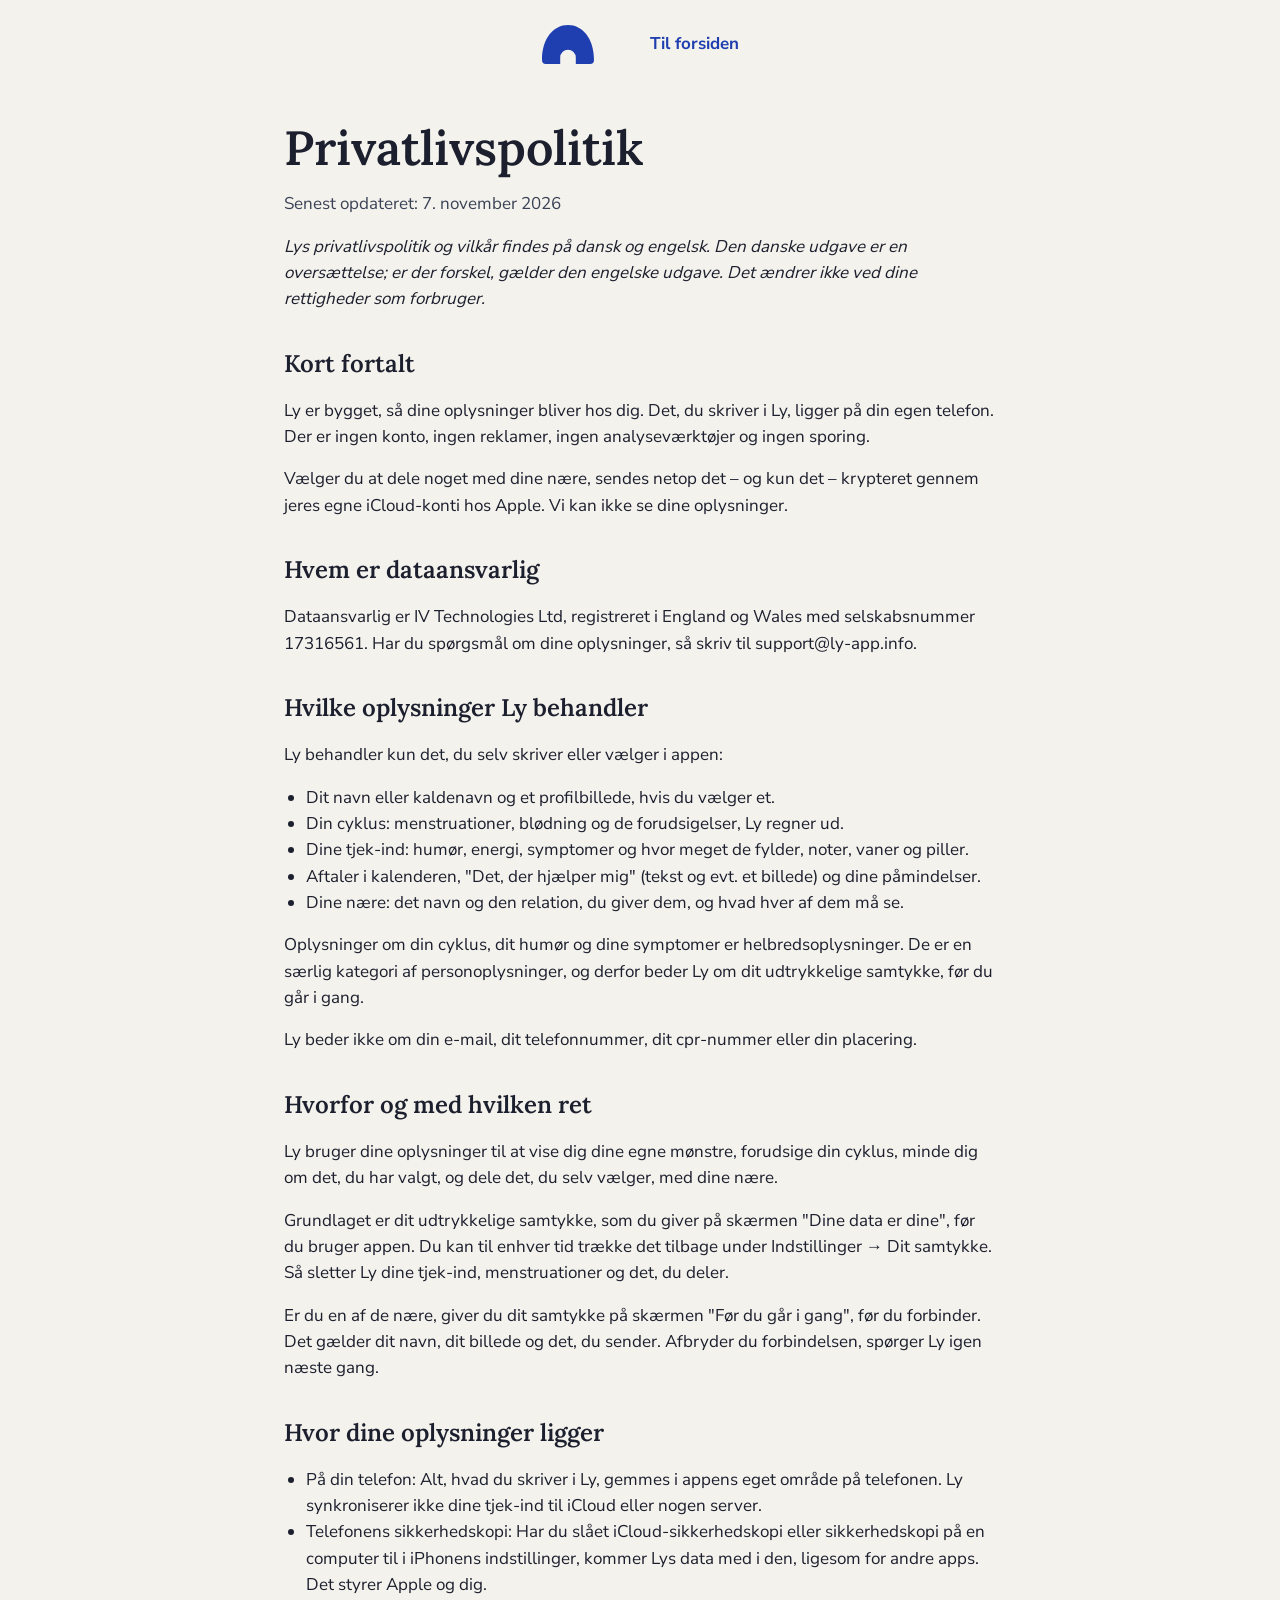
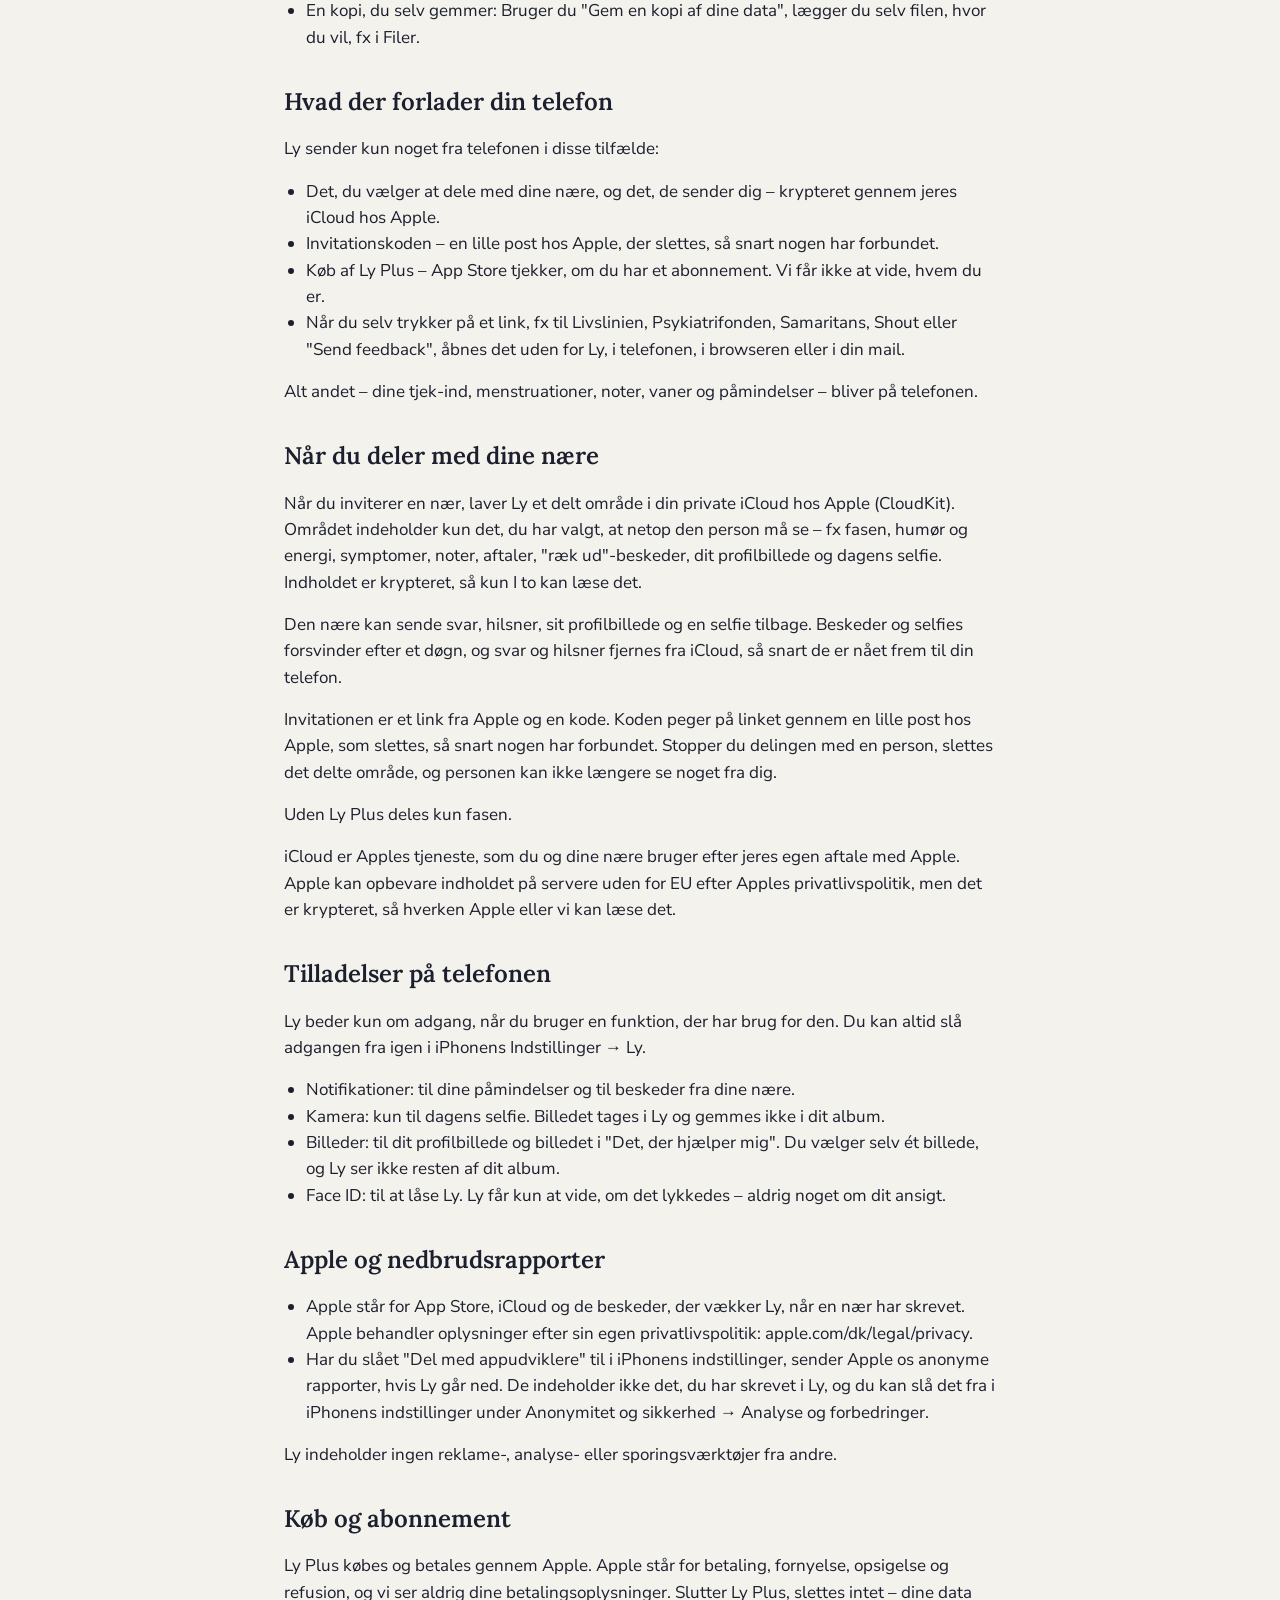
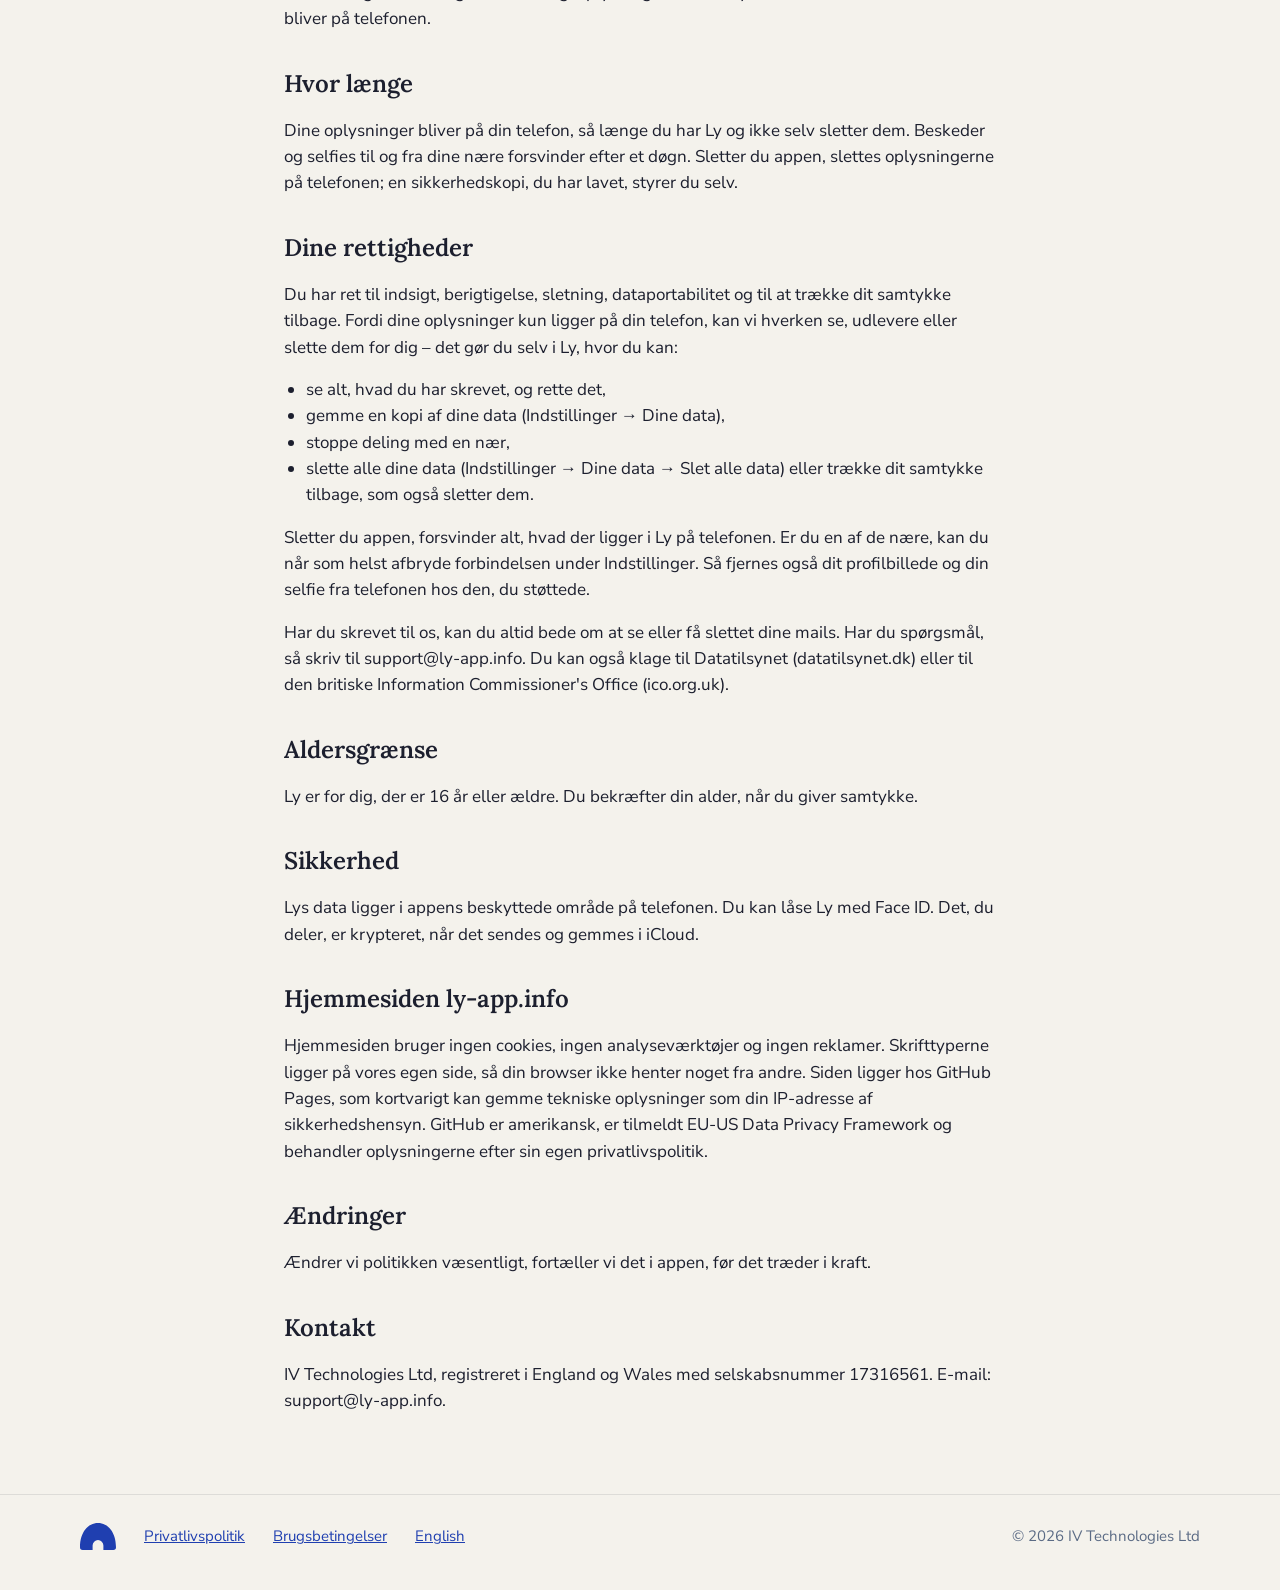
<file: privatlivspolitik.html>
<!doctype html>
<html lang="da">
<head>
<meta charset="utf-8">
<meta name="viewport" content="width=device-width, initial-scale=1">
<title>Privatlivspolitik – Ly</title>
<meta name="description" content="Privatlivspolitik">
<meta name="theme-color" content="#F4F2EC">
<link rel="icon" href="favicon.svg" type="image/svg+xml">
<meta property="og:title" content="Privatlivspolitik – Ly">
<meta property="og:description" content="Privatlivspolitik">
<meta property="og:locale" content="da_DK">
<link rel="alternate" hreflang="da" href="https://ly-app.info/privatlivspolitik.html">
<link rel="alternate" hreflang="en" href="https://ly-app.info/en/privacy.html">
<link rel="stylesheet" href="fonts.css">
<style>
body{margin:0;background:#F4F2EC}
a{color:#1F3FB0}a:hover{color:#16307F}
a:focus-visible,summary:focus-visible{outline:3px solid #1F3FB0;outline-offset:3px;border-radius:6px}
.site-nav a{display:inline-flex;align-items:center;min-height:44px}
@media (max-width: 640px){.hdr-cta{display:none !important}.site-nav{gap:0 16px !important;font-size:15px !important}}

</style>
</head>
<body>
<div style="background: #F4F2EC; color: #1C1F2E; font-family: 'Nunito Sans', sans-serif; font-size: 17px; line-height: 1.55; min-height: 100vh; display: flex; flex-direction: column">
  <header style="max-width: 1120px; margin: 0 auto; padding: 22px 24px; display: flex; flex-wrap: wrap; align-items: center; gap: 12px 28px">
    <a href="index.html" aria-label="Ly – til forsiden" style="display: inline-flex; align-items: center; min-height: 44px; text-decoration: none"><svg width="52" height="39" viewBox="0 0 80 60" aria-hidden="true"><path fill="#1F3FB0" d="M0 54 C0 20 18 0 40 0 C62 0 80 20 80 54 C80 58 78 60 74 60 L52 60 L52 50 A12 12 0 0 0 28 50 L28 60 L6 60 C2 60 0 58 0 54 Z"></path></svg></a>
    <span style="flex: 1"></span>
    <a href="index.html" style="font-weight: 700; text-decoration: none">Til forsiden</a>
  </header>
  <main style="max-width: 760px; width: 100%; box-sizing: border-box; margin: 0 auto; padding: 32px 24px 80px; display: flex; flex-direction: column; gap: 16px; flex: 1">
    <h1 style="margin: 0; font-family: Lora, serif; font-size: clamp(34px, 4.5vw, 48px); font-weight: 600; line-height: 1.15">Privatlivspolitik</h1>
    <p style="margin: 0; color: #3A4256">Senest opdateret: 7. november 2026</p>
    <p style="margin: 0; color: #1C1F2E; line-height: 1.55"><em>Lys privatlivspolitik og vilkår findes på dansk og engelsk. Den danske udgave er en oversættelse; er der forskel, gælder den engelske udgave. Det ændrer ikke ved dine rettigheder som forbruger.</em></p>
    <h2 style="margin: 16px 0 0; font-family: Lora, serif; font-size: 24px; font-weight: 600">Kort fortalt</h2>
    <p style="margin: 0; color: #1C1F2E; line-height: 1.55">Ly er bygget, så dine oplysninger bliver hos dig. Det, du skriver i Ly, ligger på din egen telefon. Der er ingen konto, ingen reklamer, ingen analyseværktøjer og ingen sporing.</p>
    <p style="margin: 0; color: #1C1F2E; line-height: 1.55">Vælger du at dele noget med dine nære, sendes netop det – og kun det – krypteret gennem jeres egne iCloud-konti hos Apple. Vi kan ikke se dine oplysninger.</p>
    <h2 style="margin: 16px 0 0; font-family: Lora, serif; font-size: 24px; font-weight: 600">Hvem er dataansvarlig</h2>
    <p style="margin: 0; color: #1C1F2E; line-height: 1.55">Dataansvarlig er IV Technologies Ltd, registreret i England og Wales med selskabsnummer 17316561. Har du spørgsmål om dine oplysninger, så skriv til support@ly-app.info.</p>
    <h2 style="margin: 16px 0 0; font-family: Lora, serif; font-size: 24px; font-weight: 600">Hvilke oplysninger Ly behandler</h2>
    <p style="margin: 0; color: #1C1F2E; line-height: 1.55">Ly behandler kun det, du selv skriver eller vælger i appen:</p>
    <ul style="margin: 0; padding-left: 22px; color: #1C1F2E; line-height: 1.55"><li>Dit navn eller kaldenavn og et profilbillede, hvis du vælger et.</li><li>Din cyklus: menstruationer, blødning og de forudsigelser, Ly regner ud.</li><li>Dine tjek-ind: humør, energi, symptomer og hvor meget de fylder, noter, vaner og piller.</li><li>Aftaler i kalenderen, &quot;Det, der hjælper mig&quot; (tekst og evt. et billede) og dine påmindelser.</li><li>Dine nære: det navn og den relation, du giver dem, og hvad hver af dem må se.</li></ul>
    <p style="margin: 0; color: #1C1F2E; line-height: 1.55">Oplysninger om din cyklus, dit humør og dine symptomer er helbredsoplysninger. De er en særlig kategori af personoplysninger, og derfor beder Ly om dit udtrykkelige samtykke, før du går i gang.</p>
    <p style="margin: 0; color: #1C1F2E; line-height: 1.55">Ly beder ikke om din e-mail, dit telefonnummer, dit cpr-nummer eller din placering.</p>
    <h2 style="margin: 16px 0 0; font-family: Lora, serif; font-size: 24px; font-weight: 600">Hvorfor og med hvilken ret</h2>
    <p style="margin: 0; color: #1C1F2E; line-height: 1.55">Ly bruger dine oplysninger til at vise dig dine egne mønstre, forudsige din cyklus, minde dig om det, du har valgt, og dele det, du selv vælger, med dine nære.</p>
    <p style="margin: 0; color: #1C1F2E; line-height: 1.55">Grundlaget er dit udtrykkelige samtykke, som du giver på skærmen &quot;Dine data er dine&quot;, før du bruger appen. Du kan til enhver tid trække det tilbage under Indstillinger → Dit samtykke. Så sletter Ly dine tjek-ind, menstruationer og det, du deler.</p>
    <p style="margin: 0; color: #1C1F2E; line-height: 1.55">Er du en af de nære, giver du dit samtykke på skærmen &quot;Før du går i gang&quot;, før du forbinder. Det gælder dit navn, dit billede og det, du sender. Afbryder du forbindelsen, spørger Ly igen næste gang.</p>
    <h2 style="margin: 16px 0 0; font-family: Lora, serif; font-size: 24px; font-weight: 600">Hvor dine oplysninger ligger</h2>
    <ul style="margin: 0; padding-left: 22px; color: #1C1F2E; line-height: 1.55"><li>På din telefon: Alt, hvad du skriver i Ly, gemmes i appens eget område på telefonen. Ly synkroniserer ikke dine tjek-ind til iCloud eller nogen server.</li><li>Telefonens sikkerhedskopi: Har du slået iCloud-sikkerhedskopi eller sikkerhedskopi på en computer til i iPhonens indstillinger, kommer Lys data med i den, ligesom for andre apps. Det styrer Apple og dig.</li><li>En kopi, du selv gemmer: Bruger du &quot;Gem en kopi af dine data&quot;, lægger du selv filen, hvor du vil, fx i Filer.</li></ul>
    <h2 style="margin: 16px 0 0; font-family: Lora, serif; font-size: 24px; font-weight: 600">Hvad der forlader din telefon</h2>
    <p style="margin: 0; color: #1C1F2E; line-height: 1.55">Ly sender kun noget fra telefonen i disse tilfælde:</p>
    <ul style="margin: 0; padding-left: 22px; color: #1C1F2E; line-height: 1.55"><li>Det, du vælger at dele med dine nære, og det, de sender dig – krypteret gennem jeres iCloud hos Apple.</li><li>Invitationskoden – en lille post hos Apple, der slettes, så snart nogen har forbundet.</li><li>Køb af Ly Plus – App Store tjekker, om du har et abonnement. Vi får ikke at vide, hvem du er.</li><li>Når du selv trykker på et link, fx til Livslinien, Psykiatrifonden, Samaritans, Shout eller &quot;Send feedback&quot;, åbnes det uden for Ly, i telefonen, i browseren eller i din mail.</li></ul>
    <p style="margin: 0; color: #1C1F2E; line-height: 1.55">Alt andet – dine tjek-ind, menstruationer, noter, vaner og påmindelser – bliver på telefonen.</p>
    <h2 style="margin: 16px 0 0; font-family: Lora, serif; font-size: 24px; font-weight: 600">Når du deler med dine nære</h2>
    <p style="margin: 0; color: #1C1F2E; line-height: 1.55">Når du inviterer en nær, laver Ly et delt område i din private iCloud hos Apple (CloudKit). Området indeholder kun det, du har valgt, at netop den person må se – fx fasen, humør og energi, symptomer, noter, aftaler, &quot;ræk ud&quot;-beskeder, dit profilbillede og dagens selfie. Indholdet er krypteret, så kun I to kan læse det.</p>
    <p style="margin: 0; color: #1C1F2E; line-height: 1.55">Den nære kan sende svar, hilsner, sit profilbillede og en selfie tilbage. Beskeder og selfies forsvinder efter et døgn, og svar og hilsner fjernes fra iCloud, så snart de er nået frem til din telefon.</p>
    <p style="margin: 0; color: #1C1F2E; line-height: 1.55">Invitationen er et link fra Apple og en kode. Koden peger på linket gennem en lille post hos Apple, som slettes, så snart nogen har forbundet. Stopper du delingen med en person, slettes det delte område, og personen kan ikke længere se noget fra dig.</p>
    <p style="margin: 0; color: #1C1F2E; line-height: 1.55">Uden Ly Plus deles kun fasen.</p>
    <p style="margin: 0; color: #1C1F2E; line-height: 1.55">iCloud er Apples tjeneste, som du og dine nære bruger efter jeres egen aftale med Apple. Apple kan opbevare indholdet på servere uden for EU efter Apples privatlivspolitik, men det er krypteret, så hverken Apple eller vi kan læse det.</p>
    <h2 style="margin: 16px 0 0; font-family: Lora, serif; font-size: 24px; font-weight: 600">Tilladelser på telefonen</h2>
    <p style="margin: 0; color: #1C1F2E; line-height: 1.55">Ly beder kun om adgang, når du bruger en funktion, der har brug for den. Du kan altid slå adgangen fra igen i iPhonens Indstillinger → Ly.</p>
    <ul style="margin: 0; padding-left: 22px; color: #1C1F2E; line-height: 1.55"><li>Notifikationer: til dine påmindelser og til beskeder fra dine nære.</li><li>Kamera: kun til dagens selfie. Billedet tages i Ly og gemmes ikke i dit album.</li><li>Billeder: til dit profilbillede og billedet i &quot;Det, der hjælper mig&quot;. Du vælger selv ét billede, og Ly ser ikke resten af dit album.</li><li>Face ID: til at låse Ly. Ly får kun at vide, om det lykkedes – aldrig noget om dit ansigt.</li></ul>
    <h2 style="margin: 16px 0 0; font-family: Lora, serif; font-size: 24px; font-weight: 600">Apple og nedbrudsrapporter</h2>
    <ul style="margin: 0; padding-left: 22px; color: #1C1F2E; line-height: 1.55"><li>Apple står for App Store, iCloud og de beskeder, der vækker Ly, når en nær har skrevet. Apple behandler oplysninger efter sin egen privatlivspolitik: apple.com/dk/legal/privacy.</li><li>Har du slået &quot;Del med appudviklere&quot; til i iPhonens indstillinger, sender Apple os anonyme rapporter, hvis Ly går ned. De indeholder ikke det, du har skrevet i Ly, og du kan slå det fra i iPhonens indstillinger under Anonymitet og sikkerhed → Analyse og forbedringer.</li></ul>
    <p style="margin: 0; color: #1C1F2E; line-height: 1.55">Ly indeholder ingen reklame-, analyse- eller sporingsværktøjer fra andre.</p>
    <h2 style="margin: 16px 0 0; font-family: Lora, serif; font-size: 24px; font-weight: 600">Køb og abonnement</h2>
    <p style="margin: 0; color: #1C1F2E; line-height: 1.55">Ly Plus købes og betales gennem Apple. Apple står for betaling, fornyelse, opsigelse og refusion, og vi ser aldrig dine betalingsoplysninger. Slutter Ly Plus, slettes intet – dine data bliver på telefonen.</p>
    <h2 style="margin: 16px 0 0; font-family: Lora, serif; font-size: 24px; font-weight: 600">Hvor længe</h2>
    <p style="margin: 0; color: #1C1F2E; line-height: 1.55">Dine oplysninger bliver på din telefon, så længe du har Ly og ikke selv sletter dem. Beskeder og selfies til og fra dine nære forsvinder efter et døgn. Sletter du appen, slettes oplysningerne på telefonen; en sikkerhedskopi, du har lavet, styrer du selv.</p>
    <h2 style="margin: 16px 0 0; font-family: Lora, serif; font-size: 24px; font-weight: 600">Dine rettigheder</h2>
    <p style="margin: 0; color: #1C1F2E; line-height: 1.55">Du har ret til indsigt, berigtigelse, sletning, dataportabilitet og til at trække dit samtykke tilbage. Fordi dine oplysninger kun ligger på din telefon, kan vi hverken se, udlevere eller slette dem for dig – det gør du selv i Ly, hvor du kan:</p>
    <ul style="margin: 0; padding-left: 22px; color: #1C1F2E; line-height: 1.55"><li>se alt, hvad du har skrevet, og rette det,</li><li>gemme en kopi af dine data (Indstillinger → Dine data),</li><li>stoppe deling med en nær,</li><li>slette alle dine data (Indstillinger → Dine data → Slet alle data) eller trække dit samtykke tilbage, som også sletter dem.</li></ul>
    <p style="margin: 0; color: #1C1F2E; line-height: 1.55">Sletter du appen, forsvinder alt, hvad der ligger i Ly på telefonen. Er du en af de nære, kan du når som helst afbryde forbindelsen under Indstillinger. Så fjernes også dit profilbillede og din selfie fra telefonen hos den, du støttede.</p>
    <p style="margin: 0; color: #1C1F2E; line-height: 1.55">Har du skrevet til os, kan du altid bede om at se eller få slettet dine mails. Har du spørgsmål, så skriv til support@ly-app.info. Du kan også klage til Datatilsynet (datatilsynet.dk) eller til den britiske Information Commissioner&#x27;s Office (ico.org.uk).</p>
    <h2 style="margin: 16px 0 0; font-family: Lora, serif; font-size: 24px; font-weight: 600">Aldersgrænse</h2>
    <p style="margin: 0; color: #1C1F2E; line-height: 1.55">Ly er for dig, der er 16 år eller ældre. Du bekræfter din alder, når du giver samtykke.</p>
    <h2 style="margin: 16px 0 0; font-family: Lora, serif; font-size: 24px; font-weight: 600">Sikkerhed</h2>
    <p style="margin: 0; color: #1C1F2E; line-height: 1.55">Lys data ligger i appens beskyttede område på telefonen. Du kan låse Ly med Face ID. Det, du deler, er krypteret, når det sendes og gemmes i iCloud.</p>
    <h2 style="margin: 16px 0 0; font-family: Lora, serif; font-size: 24px; font-weight: 600">Hjemmesiden ly-app.info</h2>
    <p style="margin: 0; color: #1C1F2E; line-height: 1.55">Hjemmesiden bruger ingen cookies, ingen analyseværktøjer og ingen reklamer. Skrifttyperne ligger på vores egen side, så din browser ikke henter noget fra andre. Siden ligger hos GitHub Pages, som kortvarigt kan gemme tekniske oplysninger som din IP-adresse af sikkerhedshensyn. GitHub er amerikansk, er tilmeldt EU-US Data Privacy Framework og behandler oplysningerne efter sin egen privatlivspolitik.</p>
    <h2 style="margin: 16px 0 0; font-family: Lora, serif; font-size: 24px; font-weight: 600">Ændringer</h2>
    <p style="margin: 0; color: #1C1F2E; line-height: 1.55">Ændrer vi politikken væsentligt, fortæller vi det i appen, før det træder i kraft.</p>
    <h2 style="margin: 16px 0 0; font-family: Lora, serif; font-size: 24px; font-weight: 600">Kontakt</h2>
    <p style="margin: 0; color: #1C1F2E; line-height: 1.55">IV Technologies Ltd, registreret i England og Wales med selskabsnummer 17316561. E-mail: support@ly-app.info.</p>
  </main>
  <footer style="border-top: 1px solid rgba(28,31,46,0.1); padding: 28px 24px 40px">
    <div style="max-width: 1120px; margin: 0 auto; display: flex; flex-wrap: wrap; gap: 12px 28px; align-items: center; font-size: 15px">
      <svg width="36" height="27" viewBox="0 0 80 60" role="img" aria-label="Ly"><path fill="#1F3FB0" d="M0 54 C0 20 18 0 40 0 C62 0 80 20 80 54 C80 58 78 60 74 60 L52 60 L52 50 A12 12 0 0 0 28 50 L28 60 L6 60 C2 60 0 58 0 54 Z"></path></svg>
      <a href="privatlivspolitik.html">Privatlivspolitik</a>
      <a href="vilkaar.html">Brugsbetingelser</a>
      <a href="en/privacy.html" lang="en" hreflang="en">English</a>
      <span style="flex: 1"></span>
      <span style="color: #5B6B85">© 2026 IV Technologies Ltd</span>
    </div>
  </footer>
</div>
</body>
</html>
</file>
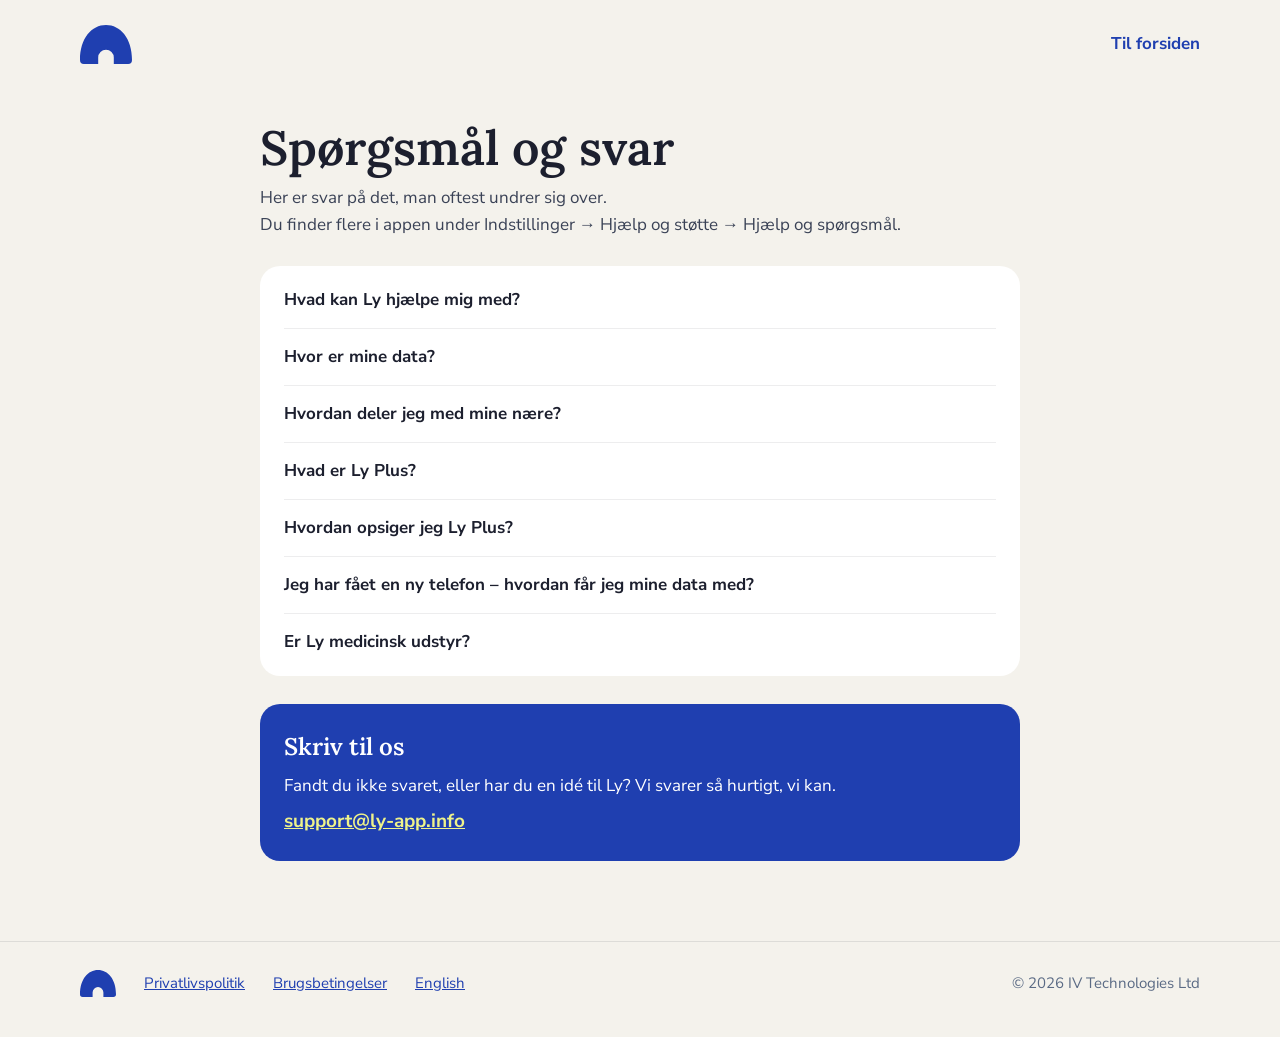
<file: support.html>
<!doctype html>
<html lang="da">
<head>
<meta charset="utf-8">
<meta name="viewport" content="width=device-width, initial-scale=1">
<title>Spørgsmål og svar – Ly</title>
<meta name="description" content="Svar på de spørgsmål, man oftest har om Ly, og hvordan du skriver til os.">
<meta name="theme-color" content="#F4F2EC">
<link rel="icon" href="favicon.svg" type="image/svg+xml">
<meta property="og:title" content="Support – Ly">
<meta property="og:description" content="Svar på de spørgsmål, man oftest har om Ly, og hvordan du skriver til os.">
<meta property="og:locale" content="da_DK">
<link rel="alternate" hreflang="da" href="https://ly-app.info/support.html">
<link rel="alternate" hreflang="en" href="https://ly-app.info/en/support.html">
<link rel="stylesheet" href="fonts.css">
<style>
body{margin:0;background:#F4F2EC}
a{color:#1F3FB0}a:hover{color:#16307F}
a:focus-visible,summary:focus-visible{outline:3px solid #1F3FB0;outline-offset:3px;border-radius:6px}
.site-nav a{display:inline-flex;align-items:center;min-height:44px}
@media (max-width: 640px){.hdr-cta{display:none !important}.site-nav{gap:0 16px !important;font-size:15px !important}}

</style>
</head>
<body>
<div style="background: #F4F2EC; color: #1C1F2E; font-family: 'Nunito Sans', sans-serif; font-size: 17px; line-height: 1.55">
  <header style="max-width: 1120px; margin: 0 auto; padding: 22px 24px; display: flex; flex-wrap: wrap; align-items: center; gap: 12px 28px">
    <a href="index.html" aria-label="Ly – til forsiden" style="display: inline-flex; align-items: center; min-height: 44px; text-decoration: none"><svg width="52" height="39" viewBox="0 0 80 60" aria-hidden="true"><path fill="#1F3FB0" d="M0 54 C0 20 18 0 40 0 C62 0 80 20 80 54 C80 58 78 60 74 60 L52 60 L52 50 A12 12 0 0 0 28 50 L28 60 L6 60 C2 60 0 58 0 54 Z"></path></svg></a>
    <span style="flex: 1"></span>
    <a href="index.html" style="font-weight: 700; text-decoration: none">Til forsiden</a>
  </header>

  <main style="max-width: 760px; margin: 0 auto; padding: 32px 24px 80px; display: flex; flex-direction: column; gap: 28px">
    <div style="display: flex; flex-direction: column; gap: 10px">
      <h1 style="margin: 0; font-family: Lora, serif; font-size: clamp(34px, 4.5vw, 48px); font-weight: 600; line-height: 1.15">Spørgsmål og svar</h1>
      <p style="margin: 0; color: #3A4256">Her er svar på det, man oftest undrer sig over.<br>Du finder flere i appen under Indstillinger → Hjælp og støtte → Hjælp og spørgsmål.</p>
    </div>

    <div style="background: #FFFFFF; border-radius: 20px; padding: 6px 24px">
      
        <details style="padding: 6px 0; border-bottom: 1px solid rgba(28,31,46,0.08)">
          <summary style="cursor: pointer; font-weight: 700; min-height: 44px; display: flex; align-items: center">Hvad kan Ly hjælpe mig med?</summary>
          <p style="margin: 0 0 14px; color: #3A4256; font-size: 16px">Ly hjælper dig med at forstå, hvordan din cyklus påvirker dit humør, din energi og din krop. Med tiden lærer Ly, hvilke symptomer du oftest mærker i de forskellige faser, så du kan planlægge efter det – og dele det med dem, der står dig nær.</p>
        </details>
      
        <details style="padding: 6px 0; border-bottom: 1px solid rgba(28,31,46,0.08)">
          <summary style="cursor: pointer; font-weight: 700; min-height: 44px; display: flex; align-items: center">Hvor er mine data?</summary>
          <p style="margin: 0 0 14px; color: #3A4256; font-size: 16px">Kun på din telefon. Ly har ingen konto og sender ikke dine data nogen steder, medmindre du selv deler en rapport eller vælger at dele med dine nære.</p>
        </details>
      
        <details style="padding: 6px 0; border-bottom: 1px solid rgba(28,31,46,0.08)">
          <summary style="cursor: pointer; font-weight: 700; min-height: 44px; display: flex; align-items: center">Hvordan deler jeg med mine nære?</summary>
          <p style="margin: 0 0 14px; color: #3A4256; font-size: 16px">Under Dine nære i appen kan du invitere op til 3 personer. Du vælger selv, hvad hver af dem ser, og kan altid stoppe delingen.</p>
        </details>
      
        <details style="padding: 6px 0; border-bottom: 1px solid rgba(28,31,46,0.08)">
          <summary style="cursor: pointer; font-weight: 700; min-height: 44px; display: flex; align-items: center">Hvad er Ly Plus?</summary>
          <p style="margin: 0 0 14px; color: #3A4256; font-size: 16px">Ly er gratis at bruge. Ly Plus giver Indsigter, alle dine tidligere cyklusser, "plejer"-noter, aftaler i Kalender, rapporter og op til 3 nære, der kan se mere. 199 kr. om året eller 39 kr. om måneden, med 7 dage gratis.</p>
        </details>
      
        <details style="padding: 6px 0; border-bottom: 1px solid rgba(28,31,46,0.08)">
          <summary style="cursor: pointer; font-weight: 700; min-height: 44px; display: flex; align-items: center">Hvordan opsiger jeg Ly Plus?</summary>
          <p style="margin: 0 0 14px; color: #3A4256; font-size: 16px">I dit Apple-id: Indstillinger på iPhonen → dit navn → Abonnementer → Ly Plus. Dine data bliver ikke slettet, hvis du stopper.</p>
        </details>
      
        <details style="padding: 6px 0; border-bottom: 1px solid rgba(28,31,46,0.08)">
          <summary style="cursor: pointer; font-weight: 700; min-height: 44px; display: flex; align-items: center">Jeg har fået en ny telefon – hvordan får jeg mine data med?</summary>
          <p style="margin: 0 0 14px; color: #3A4256; font-size: 16px">Gem en kopi i Ly på den gamle telefon (Indstillinger → Dine data → Gem en kopi af dine data), og hent den ind på den nye under Dine data → Hent en kopi ind. Bruger du iCloud-backup, kommer de også med.</p>
        </details>
      
        <details style="padding: 6px 0">
          <summary style="cursor: pointer; font-weight: 700; min-height: 44px; display: flex; align-items: center">Er Ly medicinsk udstyr?</summary>
          <p style="margin: 0 0 14px; color: #3A4256; font-size: 16px">Nej. Ly er en trivselsledsager og stiller ikke diagnoser. Dine tjek-ind kan være et godt udgangspunkt for en snak med din læge.</p>
        </details>
      
    </div>

    <div style="background: #1F3FB0; color: #FFFFFF; border-radius: 20px; padding: 24px; display: flex; flex-direction: column; gap: 8px">
      <h2 style="margin: 0; font-family: Lora, serif; font-size: 24px; font-weight: 600">Skriv til os</h2>
      <p style="margin: 0">Fandt du ikke svaret, eller har du en idé til Ly? Vi svarer så hurtigt, vi kan.</p>
      <a href="mailto:support@ly-app.info" style="color: #EEF28A; font-weight: 800; font-size: 19px">support@ly-app.info</a>
    </div>

  </main>

  <footer style="border-top: 1px solid rgba(28,31,46,0.1); padding: 28px 24px 40px">
    <div style="max-width: 1120px; margin: 0 auto; display: flex; flex-wrap: wrap; gap: 12px 28px; align-items: center; font-size: 15px">
      <svg width="36" height="27" viewBox="0 0 80 60" role="img" aria-label="Ly"><path fill="#1F3FB0" d="M0 54 C0 20 18 0 40 0 C62 0 80 20 80 54 C80 58 78 60 74 60 L52 60 L52 50 A12 12 0 0 0 28 50 L28 60 L6 60 C2 60 0 58 0 54 Z"></path></svg>
      <a href="privatlivspolitik.html">Privatlivspolitik</a>
      <a href="vilkaar.html">Brugsbetingelser</a>
      <a href="en/support.html" lang="en" hreflang="en">English</a>
      <span style="flex: 1"></span>
      <span style="color: #5B6B85">© 2026 IV Technologies Ltd</span>
    </div>
  </footer>
</div>
</body>
</html>
</file>
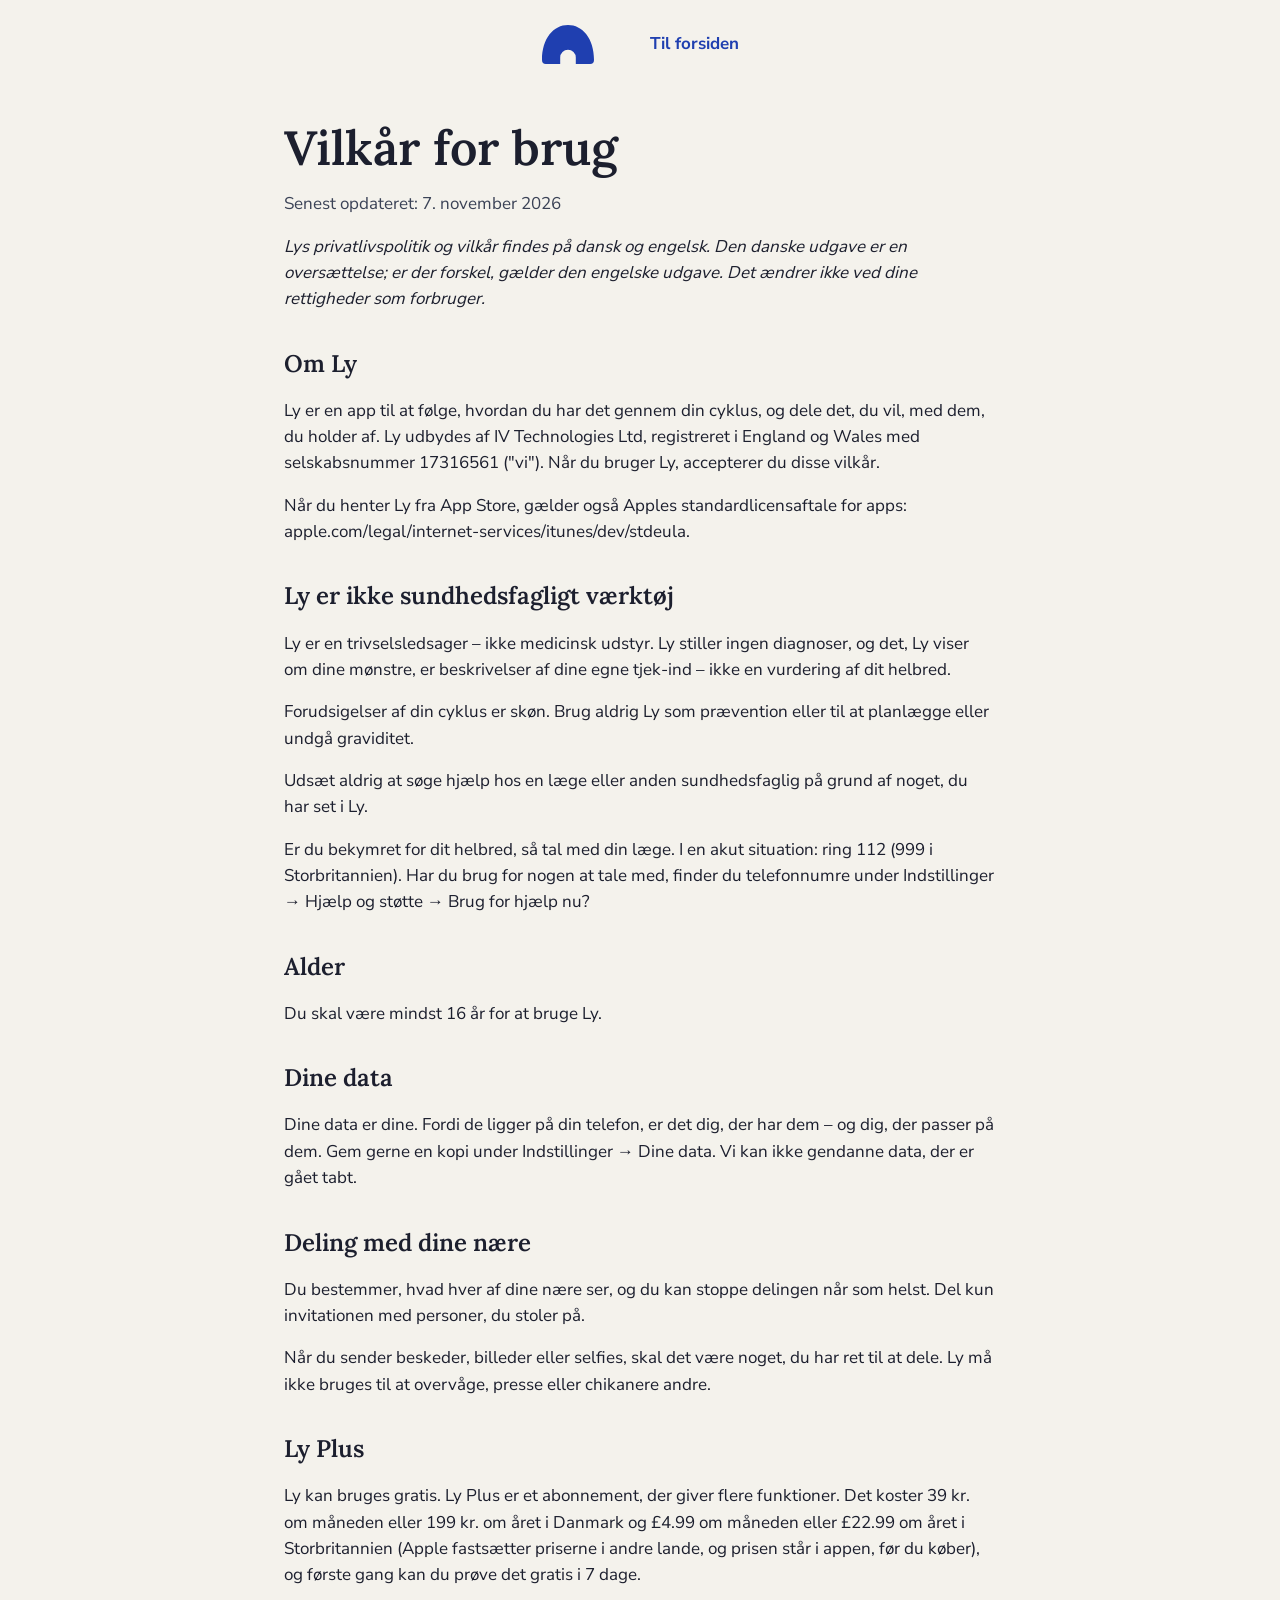
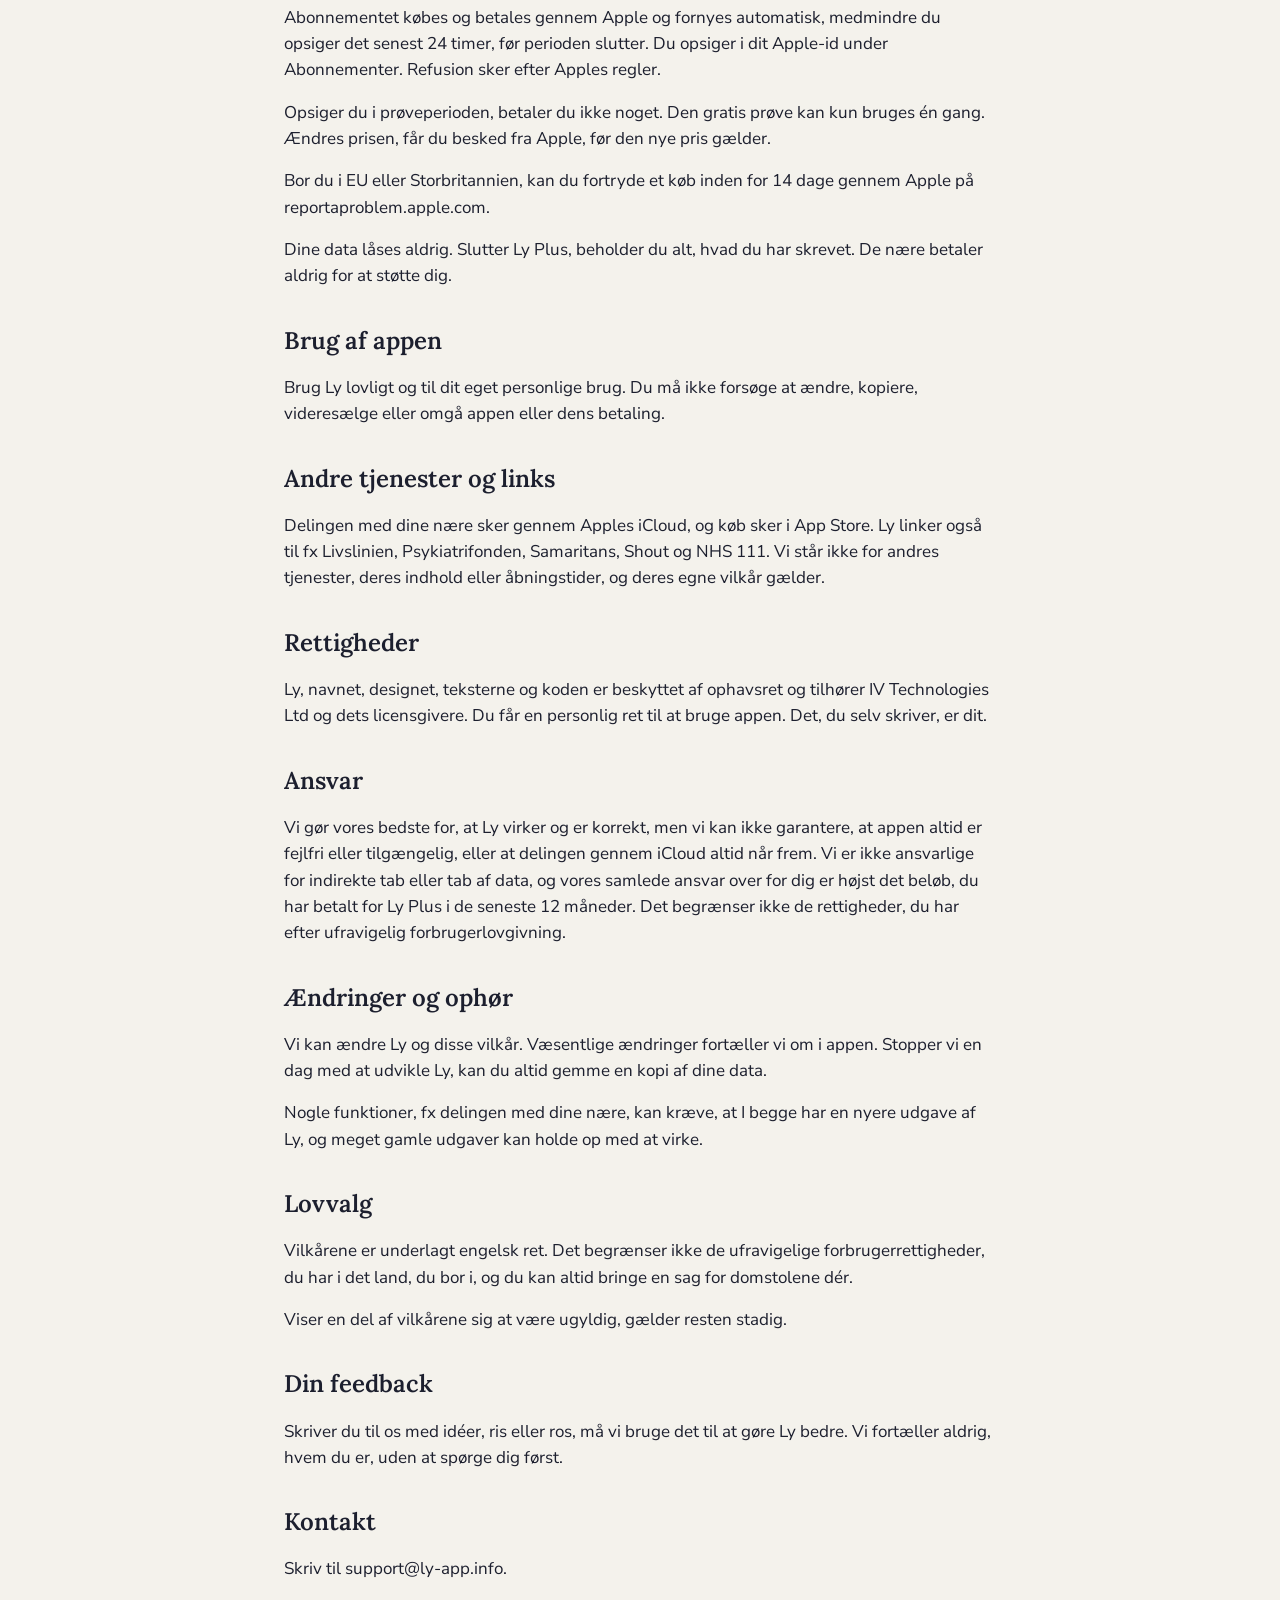
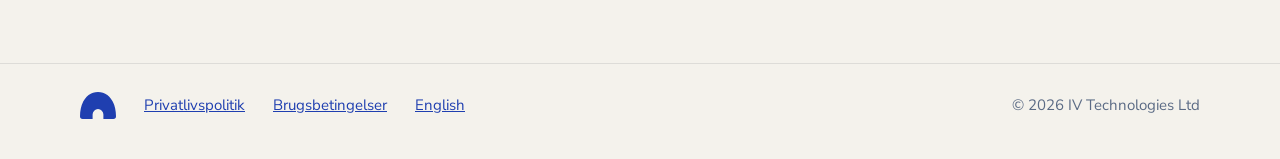
<file: vilkaar.html>
<!doctype html>
<html lang="da">
<head>
<meta charset="utf-8">
<meta name="viewport" content="width=device-width, initial-scale=1">
<title>Brugsbetingelser – Ly</title>
<meta name="description" content="Brugsbetingelser">
<meta name="theme-color" content="#F4F2EC">
<link rel="icon" href="favicon.svg" type="image/svg+xml">
<meta property="og:title" content="Brugsbetingelser – Ly">
<meta property="og:description" content="Brugsbetingelser">
<meta property="og:locale" content="da_DK">
<link rel="alternate" hreflang="da" href="https://ly-app.info/vilkaar.html">
<link rel="alternate" hreflang="en" href="https://ly-app.info/en/terms.html">
<link rel="stylesheet" href="fonts.css">
<style>
body{margin:0;background:#F4F2EC}
a{color:#1F3FB0}a:hover{color:#16307F}
a:focus-visible,summary:focus-visible{outline:3px solid #1F3FB0;outline-offset:3px;border-radius:6px}
.site-nav a{display:inline-flex;align-items:center;min-height:44px}
@media (max-width: 640px){.hdr-cta{display:none !important}.site-nav{gap:0 16px !important;font-size:15px !important}}

</style>
</head>
<body>
<div style="background: #F4F2EC; color: #1C1F2E; font-family: 'Nunito Sans', sans-serif; font-size: 17px; line-height: 1.55; min-height: 100vh; display: flex; flex-direction: column">
  <header style="max-width: 1120px; margin: 0 auto; padding: 22px 24px; display: flex; flex-wrap: wrap; align-items: center; gap: 12px 28px">
    <a href="index.html" aria-label="Ly – til forsiden" style="display: inline-flex; align-items: center; min-height: 44px; text-decoration: none"><svg width="52" height="39" viewBox="0 0 80 60" aria-hidden="true"><path fill="#1F3FB0" d="M0 54 C0 20 18 0 40 0 C62 0 80 20 80 54 C80 58 78 60 74 60 L52 60 L52 50 A12 12 0 0 0 28 50 L28 60 L6 60 C2 60 0 58 0 54 Z"></path></svg></a>
    <span style="flex: 1"></span>
    <a href="index.html" style="font-weight: 700; text-decoration: none">Til forsiden</a>
  </header>
  <main style="max-width: 760px; width: 100%; box-sizing: border-box; margin: 0 auto; padding: 32px 24px 80px; display: flex; flex-direction: column; gap: 16px; flex: 1">
    <h1 style="margin: 0; font-family: Lora, serif; font-size: clamp(34px, 4.5vw, 48px); font-weight: 600; line-height: 1.15">Vilkår for brug</h1>
    <p style="margin: 0; color: #3A4256">Senest opdateret: 7. november 2026</p>
    <p style="margin: 0; color: #1C1F2E; line-height: 1.55"><em>Lys privatlivspolitik og vilkår findes på dansk og engelsk. Den danske udgave er en oversættelse; er der forskel, gælder den engelske udgave. Det ændrer ikke ved dine rettigheder som forbruger.</em></p>
    <h2 style="margin: 16px 0 0; font-family: Lora, serif; font-size: 24px; font-weight: 600">Om Ly</h2>
    <p style="margin: 0; color: #1C1F2E; line-height: 1.55">Ly er en app til at følge, hvordan du har det gennem din cyklus, og dele det, du vil, med dem, du holder af. Ly udbydes af IV Technologies Ltd, registreret i England og Wales med selskabsnummer 17316561 (&quot;vi&quot;). Når du bruger Ly, accepterer du disse vilkår.</p>
    <p style="margin: 0; color: #1C1F2E; line-height: 1.55">Når du henter Ly fra App Store, gælder også Apples standardlicensaftale for apps: apple.com/legal/internet-services/itunes/dev/stdeula.</p>
    <h2 style="margin: 16px 0 0; font-family: Lora, serif; font-size: 24px; font-weight: 600">Ly er ikke sundhedsfagligt værktøj</h2>
    <p style="margin: 0; color: #1C1F2E; line-height: 1.55">Ly er en trivselsledsager – ikke medicinsk udstyr. Ly stiller ingen diagnoser, og det, Ly viser om dine mønstre, er beskrivelser af dine egne tjek-ind – ikke en vurdering af dit helbred.</p>
    <p style="margin: 0; color: #1C1F2E; line-height: 1.55">Forudsigelser af din cyklus er skøn. Brug aldrig Ly som prævention eller til at planlægge eller undgå graviditet.</p>
    <p style="margin: 0; color: #1C1F2E; line-height: 1.55">Udsæt aldrig at søge hjælp hos en læge eller anden sundhedsfaglig på grund af noget, du har set i Ly.</p>
    <p style="margin: 0; color: #1C1F2E; line-height: 1.55">Er du bekymret for dit helbred, så tal med din læge. I en akut situation: ring 112 (999 i Storbritannien). Har du brug for nogen at tale med, finder du telefonnumre under Indstillinger → Hjælp og støtte → Brug for hjælp nu?</p>
    <h2 style="margin: 16px 0 0; font-family: Lora, serif; font-size: 24px; font-weight: 600">Alder</h2>
    <p style="margin: 0; color: #1C1F2E; line-height: 1.55">Du skal være mindst 16 år for at bruge Ly.</p>
    <h2 style="margin: 16px 0 0; font-family: Lora, serif; font-size: 24px; font-weight: 600">Dine data</h2>
    <p style="margin: 0; color: #1C1F2E; line-height: 1.55">Dine data er dine. Fordi de ligger på din telefon, er det dig, der har dem – og dig, der passer på dem. Gem gerne en kopi under Indstillinger → Dine data. Vi kan ikke gendanne data, der er gået tabt.</p>
    <h2 style="margin: 16px 0 0; font-family: Lora, serif; font-size: 24px; font-weight: 600">Deling med dine nære</h2>
    <p style="margin: 0; color: #1C1F2E; line-height: 1.55">Du bestemmer, hvad hver af dine nære ser, og du kan stoppe delingen når som helst. Del kun invitationen med personer, du stoler på.</p>
    <p style="margin: 0; color: #1C1F2E; line-height: 1.55">Når du sender beskeder, billeder eller selfies, skal det være noget, du har ret til at dele. Ly må ikke bruges til at overvåge, presse eller chikanere andre.</p>
    <h2 style="margin: 16px 0 0; font-family: Lora, serif; font-size: 24px; font-weight: 600">Ly Plus</h2>
    <p style="margin: 0; color: #1C1F2E; line-height: 1.55">Ly kan bruges gratis. Ly Plus er et abonnement, der giver flere funktioner. Det koster 39 kr. om måneden eller 199 kr. om året i Danmark og £4.99 om måneden eller £22.99 om året i Storbritannien (Apple fastsætter priserne i andre lande, og prisen står i appen, før du køber), og første gang kan du prøve det gratis i 7 dage.</p>
    <p style="margin: 0; color: #1C1F2E; line-height: 1.55">Abonnementet købes og betales gennem Apple og fornyes automatisk, medmindre du opsiger det senest 24 timer, før perioden slutter. Du opsiger i dit Apple-id under Abonnementer. Refusion sker efter Apples regler.</p>
    <p style="margin: 0; color: #1C1F2E; line-height: 1.55">Opsiger du i prøveperioden, betaler du ikke noget. Den gratis prøve kan kun bruges én gang. Ændres prisen, får du besked fra Apple, før den nye pris gælder.</p>
    <p style="margin: 0; color: #1C1F2E; line-height: 1.55">Bor du i EU eller Storbritannien, kan du fortryde et køb inden for 14 dage gennem Apple på reportaproblem.apple.com.</p>
    <p style="margin: 0; color: #1C1F2E; line-height: 1.55">Dine data låses aldrig. Slutter Ly Plus, beholder du alt, hvad du har skrevet. De nære betaler aldrig for at støtte dig.</p>
    <h2 style="margin: 16px 0 0; font-family: Lora, serif; font-size: 24px; font-weight: 600">Brug af appen</h2>
    <p style="margin: 0; color: #1C1F2E; line-height: 1.55">Brug Ly lovligt og til dit eget personlige brug. Du må ikke forsøge at ændre, kopiere, videresælge eller omgå appen eller dens betaling.</p>
    <h2 style="margin: 16px 0 0; font-family: Lora, serif; font-size: 24px; font-weight: 600">Andre tjenester og links</h2>
    <p style="margin: 0; color: #1C1F2E; line-height: 1.55">Delingen med dine nære sker gennem Apples iCloud, og køb sker i App Store. Ly linker også til fx Livslinien, Psykiatrifonden, Samaritans, Shout og NHS 111. Vi står ikke for andres tjenester, deres indhold eller åbningstider, og deres egne vilkår gælder.</p>
    <h2 style="margin: 16px 0 0; font-family: Lora, serif; font-size: 24px; font-weight: 600">Rettigheder</h2>
    <p style="margin: 0; color: #1C1F2E; line-height: 1.55">Ly, navnet, designet, teksterne og koden er beskyttet af ophavsret og tilhører IV Technologies Ltd og dets licensgivere. Du får en personlig ret til at bruge appen. Det, du selv skriver, er dit.</p>
    <h2 style="margin: 16px 0 0; font-family: Lora, serif; font-size: 24px; font-weight: 600">Ansvar</h2>
    <p style="margin: 0; color: #1C1F2E; line-height: 1.55">Vi gør vores bedste for, at Ly virker og er korrekt, men vi kan ikke garantere, at appen altid er fejlfri eller tilgængelig, eller at delingen gennem iCloud altid når frem. Vi er ikke ansvarlige for indirekte tab eller tab af data, og vores samlede ansvar over for dig er højst det beløb, du har betalt for Ly Plus i de seneste 12 måneder. Det begrænser ikke de rettigheder, du har efter ufravigelig forbrugerlovgivning.</p>
    <h2 style="margin: 16px 0 0; font-family: Lora, serif; font-size: 24px; font-weight: 600">Ændringer og ophør</h2>
    <p style="margin: 0; color: #1C1F2E; line-height: 1.55">Vi kan ændre Ly og disse vilkår. Væsentlige ændringer fortæller vi om i appen. Stopper vi en dag med at udvikle Ly, kan du altid gemme en kopi af dine data.</p>
    <p style="margin: 0; color: #1C1F2E; line-height: 1.55">Nogle funktioner, fx delingen med dine nære, kan kræve, at I begge har en nyere udgave af Ly, og meget gamle udgaver kan holde op med at virke.</p>
    <h2 style="margin: 16px 0 0; font-family: Lora, serif; font-size: 24px; font-weight: 600">Lovvalg</h2>
    <p style="margin: 0; color: #1C1F2E; line-height: 1.55">Vilkårene er underlagt engelsk ret. Det begrænser ikke de ufravigelige forbrugerrettigheder, du har i det land, du bor i, og du kan altid bringe en sag for domstolene dér.</p>
    <p style="margin: 0; color: #1C1F2E; line-height: 1.55">Viser en del af vilkårene sig at være ugyldig, gælder resten stadig.</p>
    <h2 style="margin: 16px 0 0; font-family: Lora, serif; font-size: 24px; font-weight: 600">Din feedback</h2>
    <p style="margin: 0; color: #1C1F2E; line-height: 1.55">Skriver du til os med idéer, ris eller ros, må vi bruge det til at gøre Ly bedre. Vi fortæller aldrig, hvem du er, uden at spørge dig først.</p>
    <h2 style="margin: 16px 0 0; font-family: Lora, serif; font-size: 24px; font-weight: 600">Kontakt</h2>
    <p style="margin: 0; color: #1C1F2E; line-height: 1.55">Skriv til support@ly-app.info.</p>
  </main>
  <footer style="border-top: 1px solid rgba(28,31,46,0.1); padding: 28px 24px 40px">
    <div style="max-width: 1120px; margin: 0 auto; display: flex; flex-wrap: wrap; gap: 12px 28px; align-items: center; font-size: 15px">
      <svg width="36" height="27" viewBox="0 0 80 60" role="img" aria-label="Ly"><path fill="#1F3FB0" d="M0 54 C0 20 18 0 40 0 C62 0 80 20 80 54 C80 58 78 60 74 60 L52 60 L52 50 A12 12 0 0 0 28 50 L28 60 L6 60 C2 60 0 58 0 54 Z"></path></svg>
      <a href="privatlivspolitik.html">Privatlivspolitik</a>
      <a href="vilkaar.html">Brugsbetingelser</a>
      <a href="en/terms.html" lang="en" hreflang="en">English</a>
      <span style="flex: 1"></span>
      <span style="color: #5B6B85">© 2026 IV Technologies Ltd</span>
    </div>
  </footer>
</div>
</body>
</html>
</file>
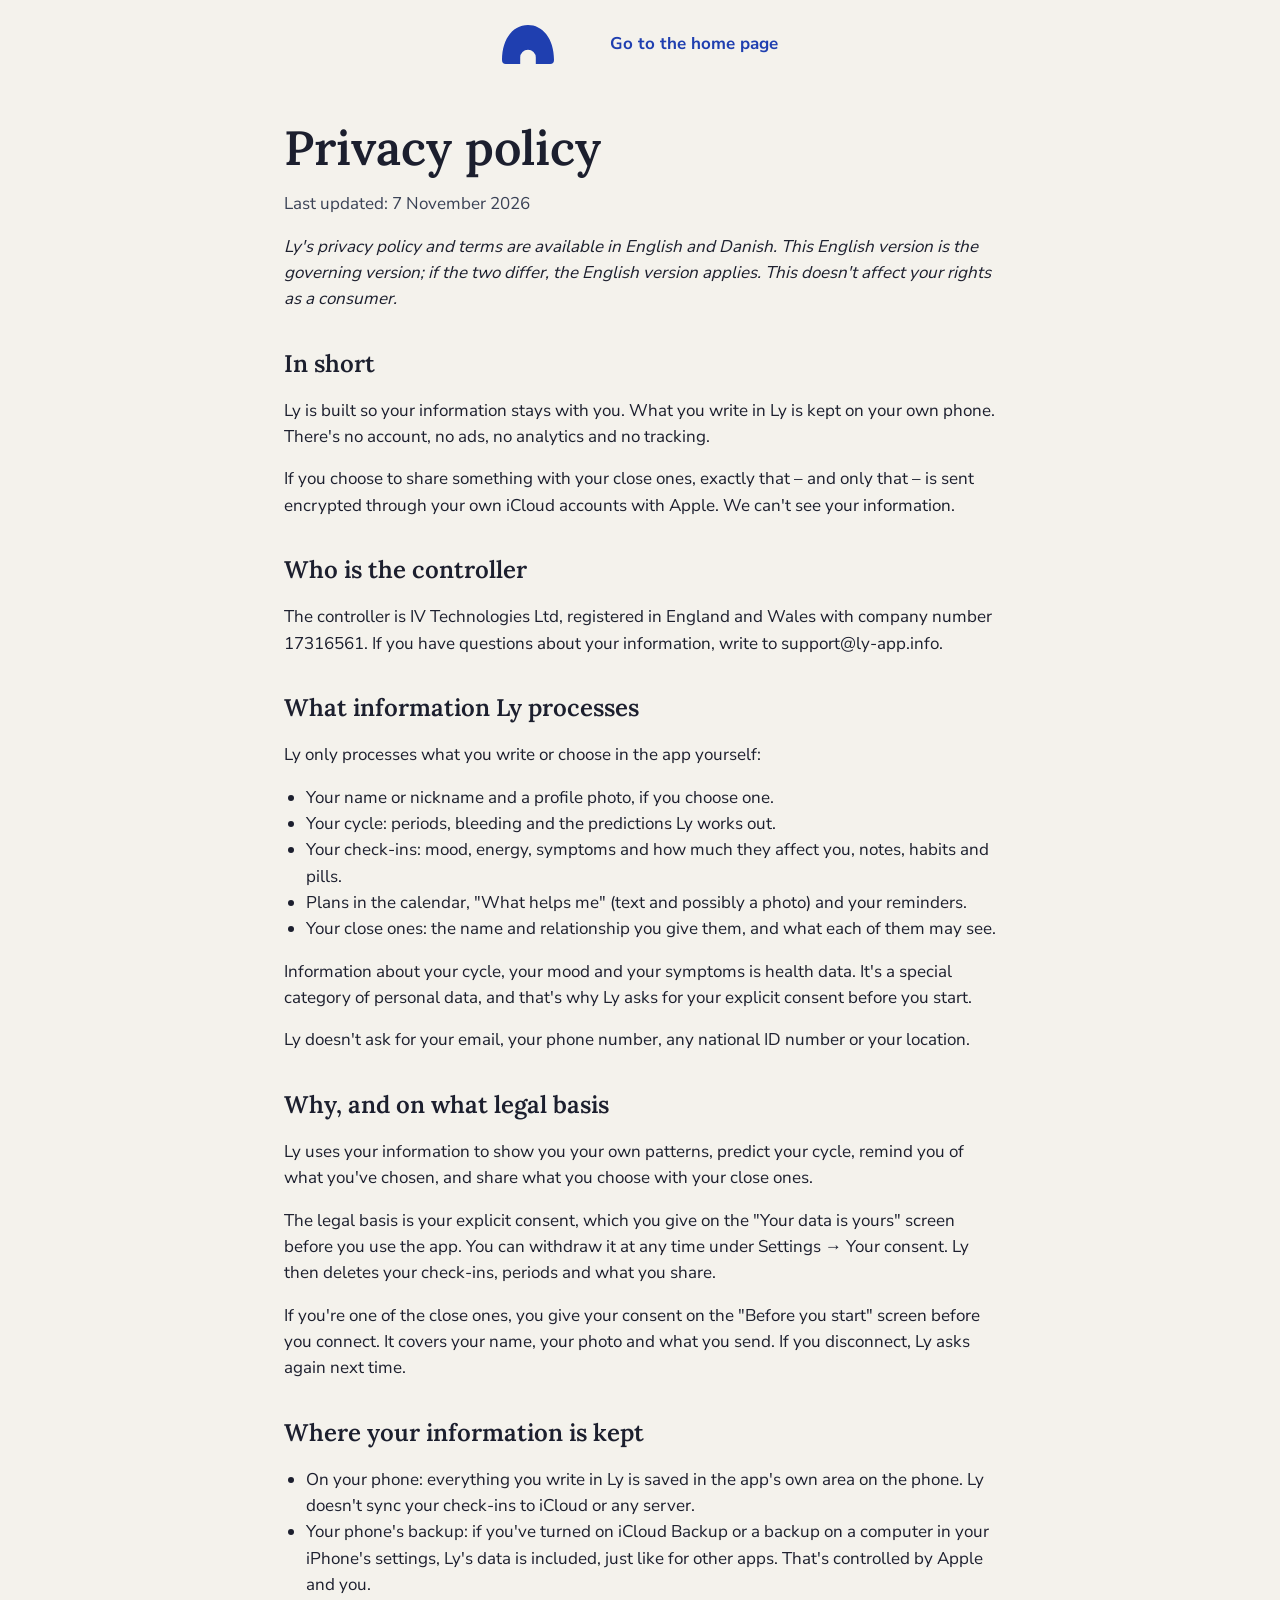
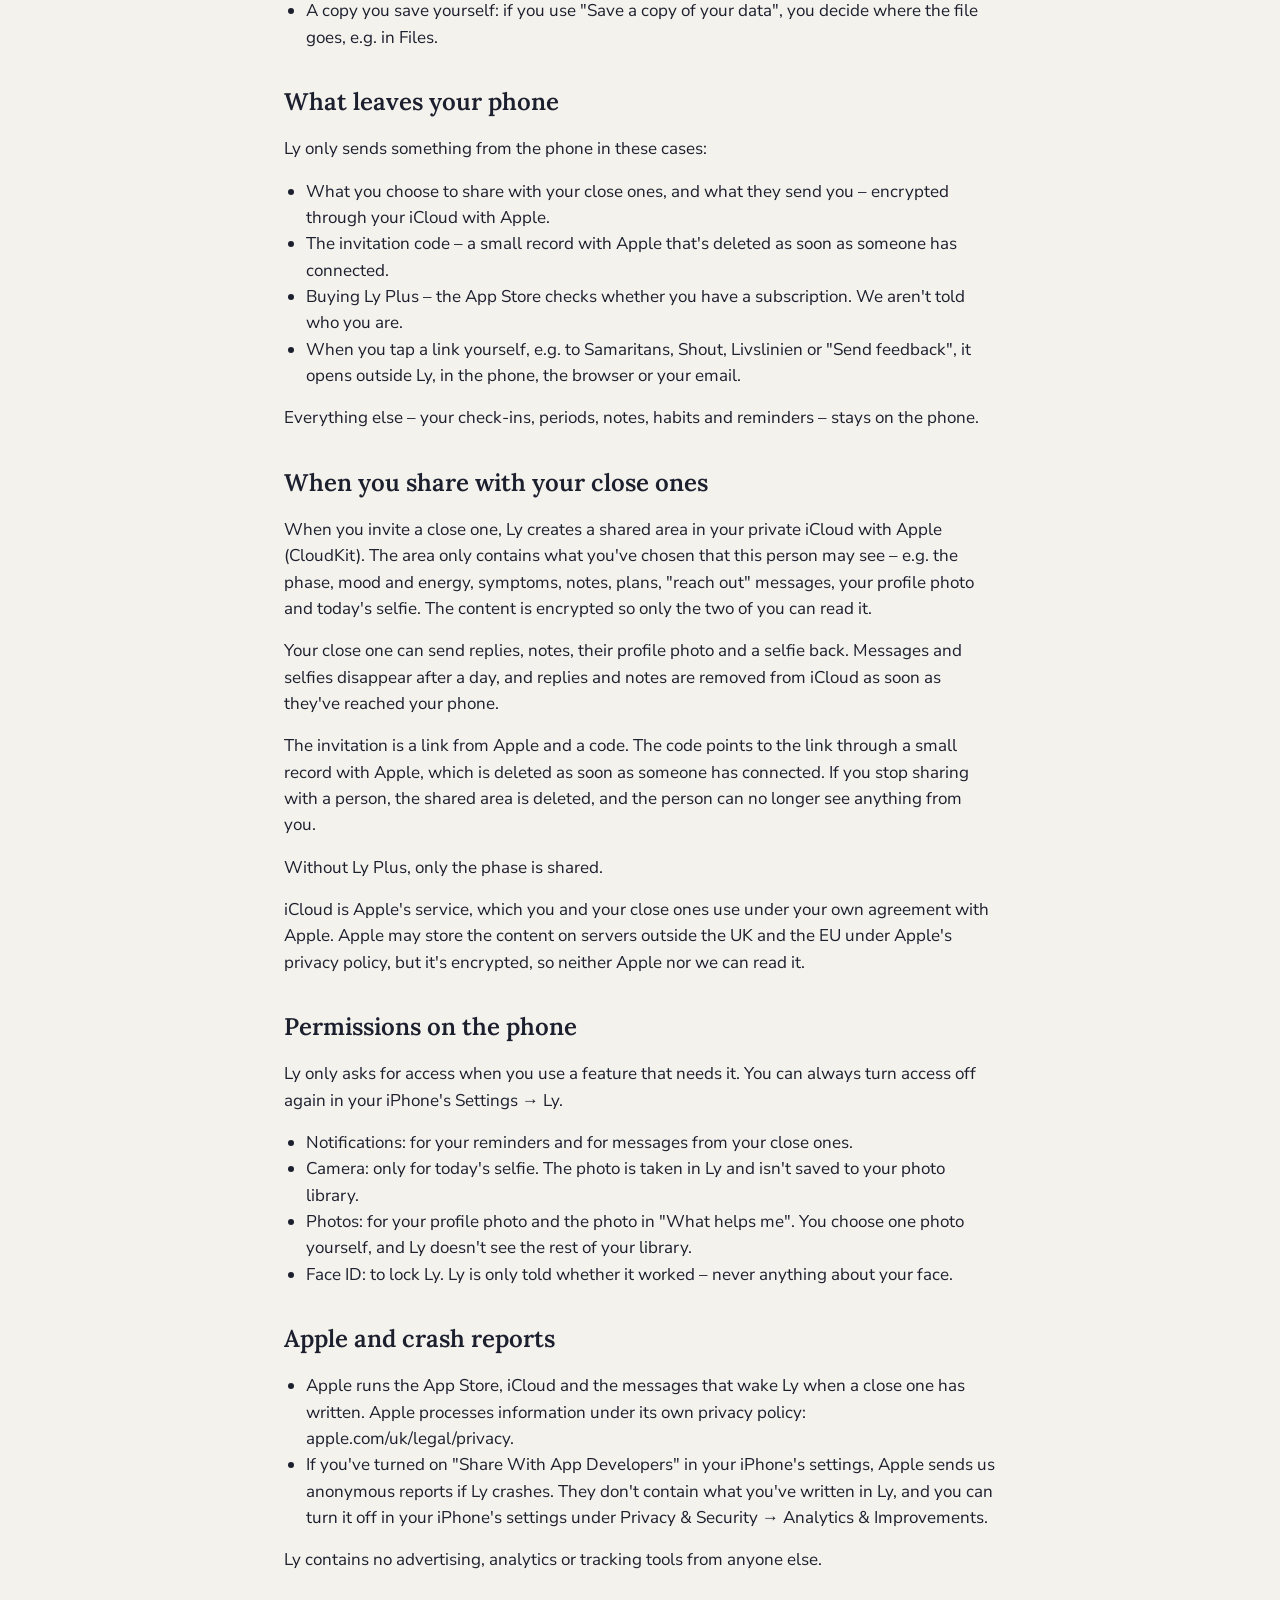
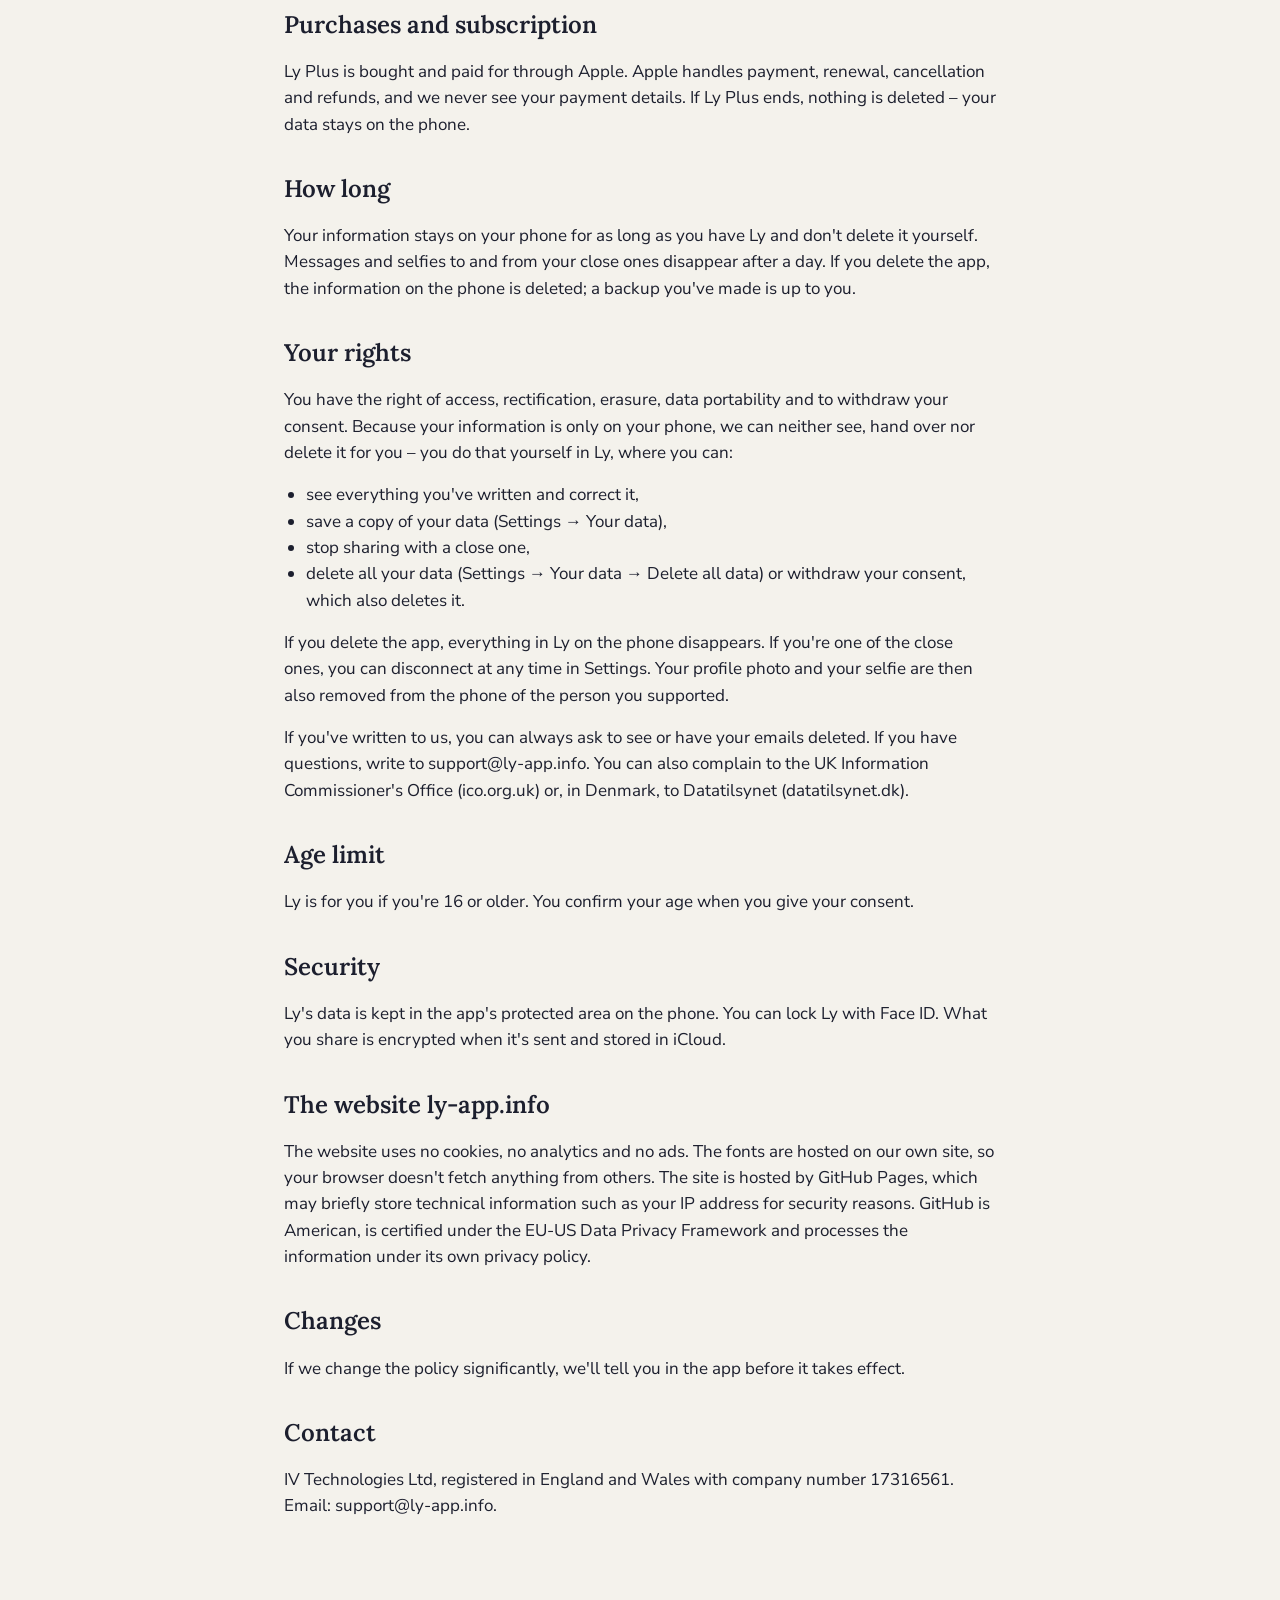
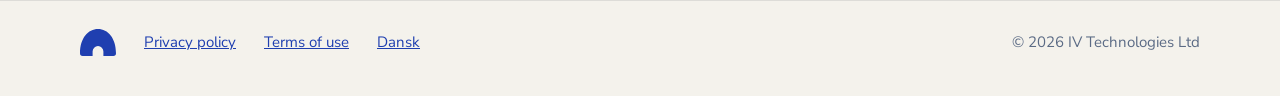
<file: en/privacy.html>
<!doctype html>
<html lang="en">
<head>
<meta charset="utf-8">
<meta name="viewport" content="width=device-width, initial-scale=1">
<title>Privacy policy – Ly</title>
<meta name="description" content="Privacy policy">
<meta name="theme-color" content="#F4F2EC">
<link rel="icon" href="../favicon.svg" type="image/svg+xml">
<meta property="og:title" content="Privacy policy – Ly">
<meta property="og:description" content="Privacy policy">
<meta property="og:locale" content="en_GB">
<link rel="alternate" hreflang="da" href="https://ly-app.info/privatlivspolitik.html">
<link rel="alternate" hreflang="en" href="https://ly-app.info/en/privacy.html">
<link rel="stylesheet" href="../fonts.css">
<style>
body{margin:0;background:#F4F2EC}
a{color:#1F3FB0}a:hover{color:#16307F}
a:focus-visible,summary:focus-visible{outline:3px solid #1F3FB0;outline-offset:3px;border-radius:6px}
.site-nav a{display:inline-flex;align-items:center;min-height:44px}
@media (max-width: 640px){.hdr-cta{display:none !important}.site-nav{gap:0 16px !important;font-size:15px !important}}

</style>
</head>
<body>
<div style="background: #F4F2EC; color: #1C1F2E; font-family: 'Nunito Sans', sans-serif; font-size: 17px; line-height: 1.55; min-height: 100vh; display: flex; flex-direction: column">
  <header style="max-width: 1120px; margin: 0 auto; padding: 22px 24px; display: flex; flex-wrap: wrap; align-items: center; gap: 12px 28px">
    <a href="index.html" aria-label="Ly – go to the home page" style="display: inline-flex; align-items: center; min-height: 44px; text-decoration: none"><svg width="52" height="39" viewBox="0 0 80 60" aria-hidden="true"><path fill="#1F3FB0" d="M0 54 C0 20 18 0 40 0 C62 0 80 20 80 54 C80 58 78 60 74 60 L52 60 L52 50 A12 12 0 0 0 28 50 L28 60 L6 60 C2 60 0 58 0 54 Z"></path></svg></a>
    <span style="flex: 1"></span>
    <a href="index.html" style="font-weight: 700; text-decoration: none">Go to the home page</a>
  </header>
  <main style="max-width: 760px; width: 100%; box-sizing: border-box; margin: 0 auto; padding: 32px 24px 80px; display: flex; flex-direction: column; gap: 16px; flex: 1">
    <h1 style="margin: 0; font-family: Lora, serif; font-size: clamp(34px, 4.5vw, 48px); font-weight: 600; line-height: 1.15">Privacy policy</h1>
    <p style="margin: 0; color: #3A4256">Last updated: 7 November 2026</p>
    <p style="margin: 0; color: #1C1F2E; line-height: 1.55"><em>Ly&#x27;s privacy policy and terms are available in English and Danish. This English version is the governing version; if the two differ, the English version applies. This doesn&#x27;t affect your rights as a consumer.</em></p>
    <h2 style="margin: 16px 0 0; font-family: Lora, serif; font-size: 24px; font-weight: 600">In short</h2>
    <p style="margin: 0; color: #1C1F2E; line-height: 1.55">Ly is built so your information stays with you. What you write in Ly is kept on your own phone. There&#x27;s no account, no ads, no analytics and no tracking.</p>
    <p style="margin: 0; color: #1C1F2E; line-height: 1.55">If you choose to share something with your close ones, exactly that – and only that – is sent encrypted through your own iCloud accounts with Apple. We can&#x27;t see your information.</p>
    <h2 style="margin: 16px 0 0; font-family: Lora, serif; font-size: 24px; font-weight: 600">Who is the controller</h2>
    <p style="margin: 0; color: #1C1F2E; line-height: 1.55">The controller is IV Technologies Ltd, registered in England and Wales with company number 17316561. If you have questions about your information, write to support@ly-app.info.</p>
    <h2 style="margin: 16px 0 0; font-family: Lora, serif; font-size: 24px; font-weight: 600">What information Ly processes</h2>
    <p style="margin: 0; color: #1C1F2E; line-height: 1.55">Ly only processes what you write or choose in the app yourself:</p>
    <ul style="margin: 0; padding-left: 22px; color: #1C1F2E; line-height: 1.55"><li>Your name or nickname and a profile photo, if you choose one.</li><li>Your cycle: periods, bleeding and the predictions Ly works out.</li><li>Your check-ins: mood, energy, symptoms and how much they affect you, notes, habits and pills.</li><li>Plans in the calendar, &quot;What helps me&quot; (text and possibly a photo) and your reminders.</li><li>Your close ones: the name and relationship you give them, and what each of them may see.</li></ul>
    <p style="margin: 0; color: #1C1F2E; line-height: 1.55">Information about your cycle, your mood and your symptoms is health data. It&#x27;s a special category of personal data, and that&#x27;s why Ly asks for your explicit consent before you start.</p>
    <p style="margin: 0; color: #1C1F2E; line-height: 1.55">Ly doesn&#x27;t ask for your email, your phone number, any national ID number or your location.</p>
    <h2 style="margin: 16px 0 0; font-family: Lora, serif; font-size: 24px; font-weight: 600">Why, and on what legal basis</h2>
    <p style="margin: 0; color: #1C1F2E; line-height: 1.55">Ly uses your information to show you your own patterns, predict your cycle, remind you of what you&#x27;ve chosen, and share what you choose with your close ones.</p>
    <p style="margin: 0; color: #1C1F2E; line-height: 1.55">The legal basis is your explicit consent, which you give on the &quot;Your data is yours&quot; screen before you use the app. You can withdraw it at any time under Settings → Your consent. Ly then deletes your check-ins, periods and what you share.</p>
    <p style="margin: 0; color: #1C1F2E; line-height: 1.55">If you&#x27;re one of the close ones, you give your consent on the &quot;Before you start&quot; screen before you connect. It covers your name, your photo and what you send. If you disconnect, Ly asks again next time.</p>
    <h2 style="margin: 16px 0 0; font-family: Lora, serif; font-size: 24px; font-weight: 600">Where your information is kept</h2>
    <ul style="margin: 0; padding-left: 22px; color: #1C1F2E; line-height: 1.55"><li>On your phone: everything you write in Ly is saved in the app&#x27;s own area on the phone. Ly doesn&#x27;t sync your check-ins to iCloud or any server.</li><li>Your phone&#x27;s backup: if you&#x27;ve turned on iCloud Backup or a backup on a computer in your iPhone&#x27;s settings, Ly&#x27;s data is included, just like for other apps. That&#x27;s controlled by Apple and you.</li><li>A copy you save yourself: if you use &quot;Save a copy of your data&quot;, you decide where the file goes, e.g. in Files.</li></ul>
    <h2 style="margin: 16px 0 0; font-family: Lora, serif; font-size: 24px; font-weight: 600">What leaves your phone</h2>
    <p style="margin: 0; color: #1C1F2E; line-height: 1.55">Ly only sends something from the phone in these cases:</p>
    <ul style="margin: 0; padding-left: 22px; color: #1C1F2E; line-height: 1.55"><li>What you choose to share with your close ones, and what they send you – encrypted through your iCloud with Apple.</li><li>The invitation code – a small record with Apple that&#x27;s deleted as soon as someone has connected.</li><li>Buying Ly Plus – the App Store checks whether you have a subscription. We aren&#x27;t told who you are.</li><li>When you tap a link yourself, e.g. to Samaritans, Shout, Livslinien or &quot;Send feedback&quot;, it opens outside Ly, in the phone, the browser or your email.</li></ul>
    <p style="margin: 0; color: #1C1F2E; line-height: 1.55">Everything else – your check-ins, periods, notes, habits and reminders – stays on the phone.</p>
    <h2 style="margin: 16px 0 0; font-family: Lora, serif; font-size: 24px; font-weight: 600">When you share with your close ones</h2>
    <p style="margin: 0; color: #1C1F2E; line-height: 1.55">When you invite a close one, Ly creates a shared area in your private iCloud with Apple (CloudKit). The area only contains what you&#x27;ve chosen that this person may see – e.g. the phase, mood and energy, symptoms, notes, plans, &quot;reach out&quot; messages, your profile photo and today&#x27;s selfie. The content is encrypted so only the two of you can read it.</p>
    <p style="margin: 0; color: #1C1F2E; line-height: 1.55">Your close one can send replies, notes, their profile photo and a selfie back. Messages and selfies disappear after a day, and replies and notes are removed from iCloud as soon as they&#x27;ve reached your phone.</p>
    <p style="margin: 0; color: #1C1F2E; line-height: 1.55">The invitation is a link from Apple and a code. The code points to the link through a small record with Apple, which is deleted as soon as someone has connected. If you stop sharing with a person, the shared area is deleted, and the person can no longer see anything from you.</p>
    <p style="margin: 0; color: #1C1F2E; line-height: 1.55">Without Ly Plus, only the phase is shared.</p>
    <p style="margin: 0; color: #1C1F2E; line-height: 1.55">iCloud is Apple&#x27;s service, which you and your close ones use under your own agreement with Apple. Apple may store the content on servers outside the UK and the EU under Apple&#x27;s privacy policy, but it&#x27;s encrypted, so neither Apple nor we can read it.</p>
    <h2 style="margin: 16px 0 0; font-family: Lora, serif; font-size: 24px; font-weight: 600">Permissions on the phone</h2>
    <p style="margin: 0; color: #1C1F2E; line-height: 1.55">Ly only asks for access when you use a feature that needs it. You can always turn access off again in your iPhone&#x27;s Settings → Ly.</p>
    <ul style="margin: 0; padding-left: 22px; color: #1C1F2E; line-height: 1.55"><li>Notifications: for your reminders and for messages from your close ones.</li><li>Camera: only for today&#x27;s selfie. The photo is taken in Ly and isn&#x27;t saved to your photo library.</li><li>Photos: for your profile photo and the photo in &quot;What helps me&quot;. You choose one photo yourself, and Ly doesn&#x27;t see the rest of your library.</li><li>Face ID: to lock Ly. Ly is only told whether it worked – never anything about your face.</li></ul>
    <h2 style="margin: 16px 0 0; font-family: Lora, serif; font-size: 24px; font-weight: 600">Apple and crash reports</h2>
    <ul style="margin: 0; padding-left: 22px; color: #1C1F2E; line-height: 1.55"><li>Apple runs the App Store, iCloud and the messages that wake Ly when a close one has written. Apple processes information under its own privacy policy: apple.com/uk/legal/privacy.</li><li>If you&#x27;ve turned on &quot;Share With App Developers&quot; in your iPhone&#x27;s settings, Apple sends us anonymous reports if Ly crashes. They don&#x27;t contain what you&#x27;ve written in Ly, and you can turn it off in your iPhone&#x27;s settings under Privacy &amp; Security → Analytics &amp; Improvements.</li></ul>
    <p style="margin: 0; color: #1C1F2E; line-height: 1.55">Ly contains no advertising, analytics or tracking tools from anyone else.</p>
    <h2 style="margin: 16px 0 0; font-family: Lora, serif; font-size: 24px; font-weight: 600">Purchases and subscription</h2>
    <p style="margin: 0; color: #1C1F2E; line-height: 1.55">Ly Plus is bought and paid for through Apple. Apple handles payment, renewal, cancellation and refunds, and we never see your payment details. If Ly Plus ends, nothing is deleted – your data stays on the phone.</p>
    <h2 style="margin: 16px 0 0; font-family: Lora, serif; font-size: 24px; font-weight: 600">How long</h2>
    <p style="margin: 0; color: #1C1F2E; line-height: 1.55">Your information stays on your phone for as long as you have Ly and don&#x27;t delete it yourself. Messages and selfies to and from your close ones disappear after a day. If you delete the app, the information on the phone is deleted; a backup you&#x27;ve made is up to you.</p>
    <h2 style="margin: 16px 0 0; font-family: Lora, serif; font-size: 24px; font-weight: 600">Your rights</h2>
    <p style="margin: 0; color: #1C1F2E; line-height: 1.55">You have the right of access, rectification, erasure, data portability and to withdraw your consent. Because your information is only on your phone, we can neither see, hand over nor delete it for you – you do that yourself in Ly, where you can:</p>
    <ul style="margin: 0; padding-left: 22px; color: #1C1F2E; line-height: 1.55"><li>see everything you&#x27;ve written and correct it,</li><li>save a copy of your data (Settings → Your data),</li><li>stop sharing with a close one,</li><li>delete all your data (Settings → Your data → Delete all data) or withdraw your consent, which also deletes it.</li></ul>
    <p style="margin: 0; color: #1C1F2E; line-height: 1.55">If you delete the app, everything in Ly on the phone disappears. If you&#x27;re one of the close ones, you can disconnect at any time in Settings. Your profile photo and your selfie are then also removed from the phone of the person you supported.</p>
    <p style="margin: 0; color: #1C1F2E; line-height: 1.55">If you&#x27;ve written to us, you can always ask to see or have your emails deleted. If you have questions, write to support@ly-app.info. You can also complain to the UK Information Commissioner&#x27;s Office (ico.org.uk) or, in Denmark, to Datatilsynet (datatilsynet.dk).</p>
    <h2 style="margin: 16px 0 0; font-family: Lora, serif; font-size: 24px; font-weight: 600">Age limit</h2>
    <p style="margin: 0; color: #1C1F2E; line-height: 1.55">Ly is for you if you&#x27;re 16 or older. You confirm your age when you give your consent.</p>
    <h2 style="margin: 16px 0 0; font-family: Lora, serif; font-size: 24px; font-weight: 600">Security</h2>
    <p style="margin: 0; color: #1C1F2E; line-height: 1.55">Ly&#x27;s data is kept in the app&#x27;s protected area on the phone. You can lock Ly with Face ID. What you share is encrypted when it&#x27;s sent and stored in iCloud.</p>
    <h2 style="margin: 16px 0 0; font-family: Lora, serif; font-size: 24px; font-weight: 600">The website ly-app.info</h2>
    <p style="margin: 0; color: #1C1F2E; line-height: 1.55">The website uses no cookies, no analytics and no ads. The fonts are hosted on our own site, so your browser doesn&#x27;t fetch anything from others. The site is hosted by GitHub Pages, which may briefly store technical information such as your IP address for security reasons. GitHub is American, is certified under the EU-US Data Privacy Framework and processes the information under its own privacy policy.</p>
    <h2 style="margin: 16px 0 0; font-family: Lora, serif; font-size: 24px; font-weight: 600">Changes</h2>
    <p style="margin: 0; color: #1C1F2E; line-height: 1.55">If we change the policy significantly, we&#x27;ll tell you in the app before it takes effect.</p>
    <h2 style="margin: 16px 0 0; font-family: Lora, serif; font-size: 24px; font-weight: 600">Contact</h2>
    <p style="margin: 0; color: #1C1F2E; line-height: 1.55">IV Technologies Ltd, registered in England and Wales with company number 17316561. Email: support@ly-app.info.</p>
  </main>
  <footer style="border-top: 1px solid rgba(28,31,46,0.1); padding: 28px 24px 40px">
    <div style="max-width: 1120px; margin: 0 auto; display: flex; flex-wrap: wrap; gap: 12px 28px; align-items: center; font-size: 15px">
      <svg width="36" height="27" viewBox="0 0 80 60" role="img" aria-label="Ly"><path fill="#1F3FB0" d="M0 54 C0 20 18 0 40 0 C62 0 80 20 80 54 C80 58 78 60 74 60 L52 60 L52 50 A12 12 0 0 0 28 50 L28 60 L6 60 C2 60 0 58 0 54 Z"></path></svg>
      <a href="privacy.html">Privacy policy</a>
      <a href="terms.html">Terms of use</a>
      <a href="../privatlivspolitik.html" lang="da" hreflang="da">Dansk</a>
      <span style="flex: 1"></span>
      <span style="color: #5B6B85">© 2026 IV Technologies Ltd</span>
    </div>
  </footer>
</div>
</body>
</html>
</file>
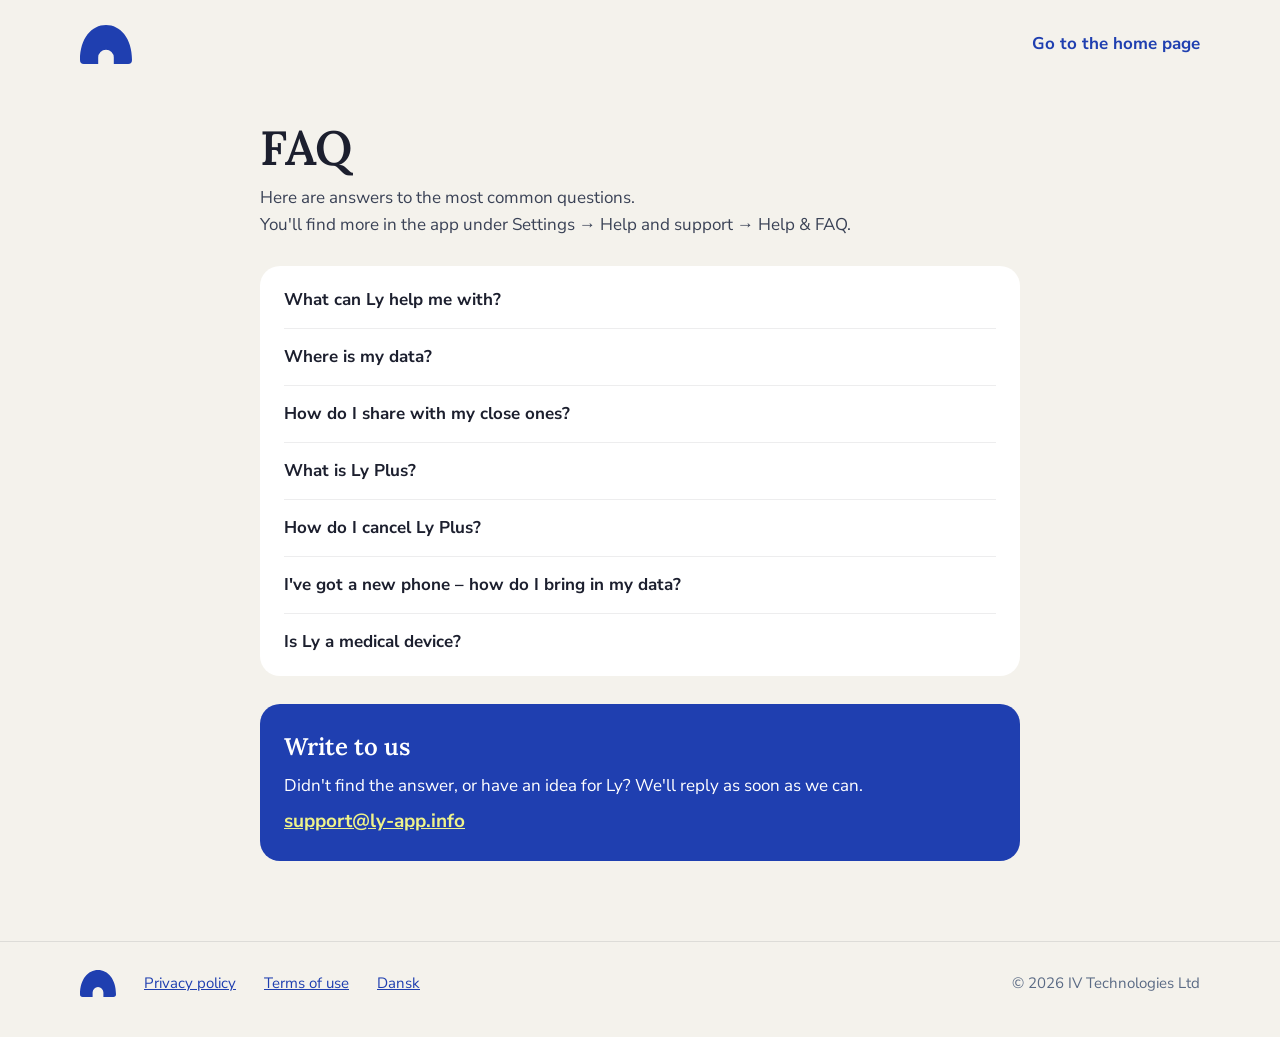
<file: en/support.html>
<!doctype html>
<html lang="en">
<head>
<meta charset="utf-8">
<meta name="viewport" content="width=device-width, initial-scale=1">
<title>FAQ – Ly</title>
<meta name="description" content="Answers to the most common questions about Ly, and how to write to us.">
<meta name="theme-color" content="#F4F2EC">
<link rel="icon" href="../favicon.svg" type="image/svg+xml">
<meta property="og:title" content="FAQ – Ly">
<meta property="og:description" content="Answers to the most common questions about Ly, and how to write to us.">
<meta property="og:locale" content="en_GB">
<link rel="alternate" hreflang="da" href="https://ly-app.info/support.html">
<link rel="alternate" hreflang="en" href="https://ly-app.info/en/support.html">
<link rel="stylesheet" href="../fonts.css">
<style>
body{margin:0;background:#F4F2EC}
a{color:#1F3FB0}a:hover{color:#16307F}
a:focus-visible,summary:focus-visible{outline:3px solid #1F3FB0;outline-offset:3px;border-radius:6px}
.site-nav a{display:inline-flex;align-items:center;min-height:44px}
@media (max-width: 640px){.hdr-cta{display:none !important}.site-nav{gap:0 16px !important;font-size:15px !important}}

</style>
</head>
<body>
<div style="background: #F4F2EC; color: #1C1F2E; font-family: 'Nunito Sans', sans-serif; font-size: 17px; line-height: 1.55">
  <header style="max-width: 1120px; margin: 0 auto; padding: 22px 24px; display: flex; flex-wrap: wrap; align-items: center; gap: 12px 28px">
    <a href="index.html" aria-label="Ly – go to the home page" style="display: inline-flex; align-items: center; min-height: 44px; text-decoration: none"><svg width="52" height="39" viewBox="0 0 80 60" aria-hidden="true"><path fill="#1F3FB0" d="M0 54 C0 20 18 0 40 0 C62 0 80 20 80 54 C80 58 78 60 74 60 L52 60 L52 50 A12 12 0 0 0 28 50 L28 60 L6 60 C2 60 0 58 0 54 Z"></path></svg></a>
    <span style="flex: 1"></span>
    <a href="index.html" style="font-weight: 700; text-decoration: none">Go to the home page</a>
  </header>

  <main style="max-width: 760px; margin: 0 auto; padding: 32px 24px 80px; display: flex; flex-direction: column; gap: 28px">
    <div style="display: flex; flex-direction: column; gap: 10px">
      <h1 style="margin: 0; font-family: Lora, serif; font-size: clamp(34px, 4.5vw, 48px); font-weight: 600; line-height: 1.15">FAQ</h1>
      <p style="margin: 0; color: #3A4256">Here are answers to the most common questions.<br>You'll find more in the app under Settings → Help and support → Help &amp; FAQ.</p>
    </div>

    <div style="background: #FFFFFF; border-radius: 20px; padding: 6px 24px">
      
        <details style="padding: 6px 0; border-bottom: 1px solid rgba(28,31,46,0.08)">
          <summary style="cursor: pointer; font-weight: 700; min-height: 44px; display: flex; align-items: center">What can Ly help me with?</summary>
          <p style="margin: 0 0 14px; color: #3A4256; font-size: 16px">Ly helps you understand how your cycle affects your mood, your energy and your body. Over time, Ly learns which symptoms you most often notice in the different phases, so you can plan around it – and share it with the people close to you.</p>
        </details>
      
        <details style="padding: 6px 0; border-bottom: 1px solid rgba(28,31,46,0.08)">
          <summary style="cursor: pointer; font-weight: 700; min-height: 44px; display: flex; align-items: center">Where is my data?</summary>
          <p style="margin: 0 0 14px; color: #3A4256; font-size: 16px">Only on your phone. Ly has no account and doesn't send your data anywhere unless you share a report yourself or choose to share with your close ones.</p>
        </details>
      
        <details style="padding: 6px 0; border-bottom: 1px solid rgba(28,31,46,0.08)">
          <summary style="cursor: pointer; font-weight: 700; min-height: 44px; display: flex; align-items: center">How do I share with my close ones?</summary>
          <p style="margin: 0 0 14px; color: #3A4256; font-size: 16px">Under Close ones in the app you can invite up to 3 people. You choose what each of them sees, and you can always stop sharing.</p>
        </details>
      
        <details style="padding: 6px 0; border-bottom: 1px solid rgba(28,31,46,0.08)">
          <summary style="cursor: pointer; font-weight: 700; min-height: 44px; display: flex; align-items: center">What is Ly Plus?</summary>
          <p style="margin: 0 0 14px; color: #3A4256; font-size: 16px">Ly is free to use. Ly Plus gives you Insights, all your earlier cycles, "usual" notes, plans in Calendar, reports and up to 3 close ones who can see more. £22.99 a year or £4.99 a month, with a 7-day free trial.</p>
        </details>
      
        <details style="padding: 6px 0; border-bottom: 1px solid rgba(28,31,46,0.08)">
          <summary style="cursor: pointer; font-weight: 700; min-height: 44px; display: flex; align-items: center">How do I cancel Ly Plus?</summary>
          <p style="margin: 0 0 14px; color: #3A4256; font-size: 16px">In your Apple Account: Settings on your iPhone → your name → Subscriptions → Ly Plus. Your data isn't deleted if you stop.</p>
        </details>
      
        <details style="padding: 6px 0; border-bottom: 1px solid rgba(28,31,46,0.08)">
          <summary style="cursor: pointer; font-weight: 700; min-height: 44px; display: flex; align-items: center">I've got a new phone – how do I bring in my data?</summary>
          <p style="margin: 0 0 14px; color: #3A4256; font-size: 16px">Save a copy in Ly on the old phone (Settings → Your data → Save a copy of your data), and restore it on the new one under Your data → Restore a copy. If you use iCloud Backup, your data comes along too.</p>
        </details>
      
        <details style="padding: 6px 0">
          <summary style="cursor: pointer; font-weight: 700; min-height: 44px; display: flex; align-items: center">Is Ly a medical device?</summary>
          <p style="margin: 0 0 14px; color: #3A4256; font-size: 16px">No. Ly is a wellbeing companion and doesn't make diagnoses. Your check-ins can be a good starting point for a talk with your doctor.</p>
        </details>
      
    </div>

    <div style="background: #1F3FB0; color: #FFFFFF; border-radius: 20px; padding: 24px; display: flex; flex-direction: column; gap: 8px">
      <h2 style="margin: 0; font-family: Lora, serif; font-size: 24px; font-weight: 600">Write to us</h2>
      <p style="margin: 0">Didn't find the answer, or have an idea for Ly? We'll reply as soon as we can.</p>
      <a href="mailto:support@ly-app.info" style="color: #EEF28A; font-weight: 800; font-size: 19px">support@ly-app.info</a>
    </div>

  </main>

  <footer style="border-top: 1px solid rgba(28,31,46,0.1); padding: 28px 24px 40px">
    <div style="max-width: 1120px; margin: 0 auto; display: flex; flex-wrap: wrap; gap: 12px 28px; align-items: center; font-size: 15px">
      <svg width="36" height="27" viewBox="0 0 80 60" role="img" aria-label="Ly"><path fill="#1F3FB0" d="M0 54 C0 20 18 0 40 0 C62 0 80 20 80 54 C80 58 78 60 74 60 L52 60 L52 50 A12 12 0 0 0 28 50 L28 60 L6 60 C2 60 0 58 0 54 Z"></path></svg>
      <a href="privacy.html">Privacy policy</a>
      <a href="terms.html">Terms of use</a>
      <a href="../support.html" lang="da" hreflang="da">Dansk</a>
      <span style="flex: 1"></span>
      <span style="color: #5B6B85">© 2026 IV Technologies Ltd</span>
    </div>
  </footer>
</div>
</body>
</html>
</file>
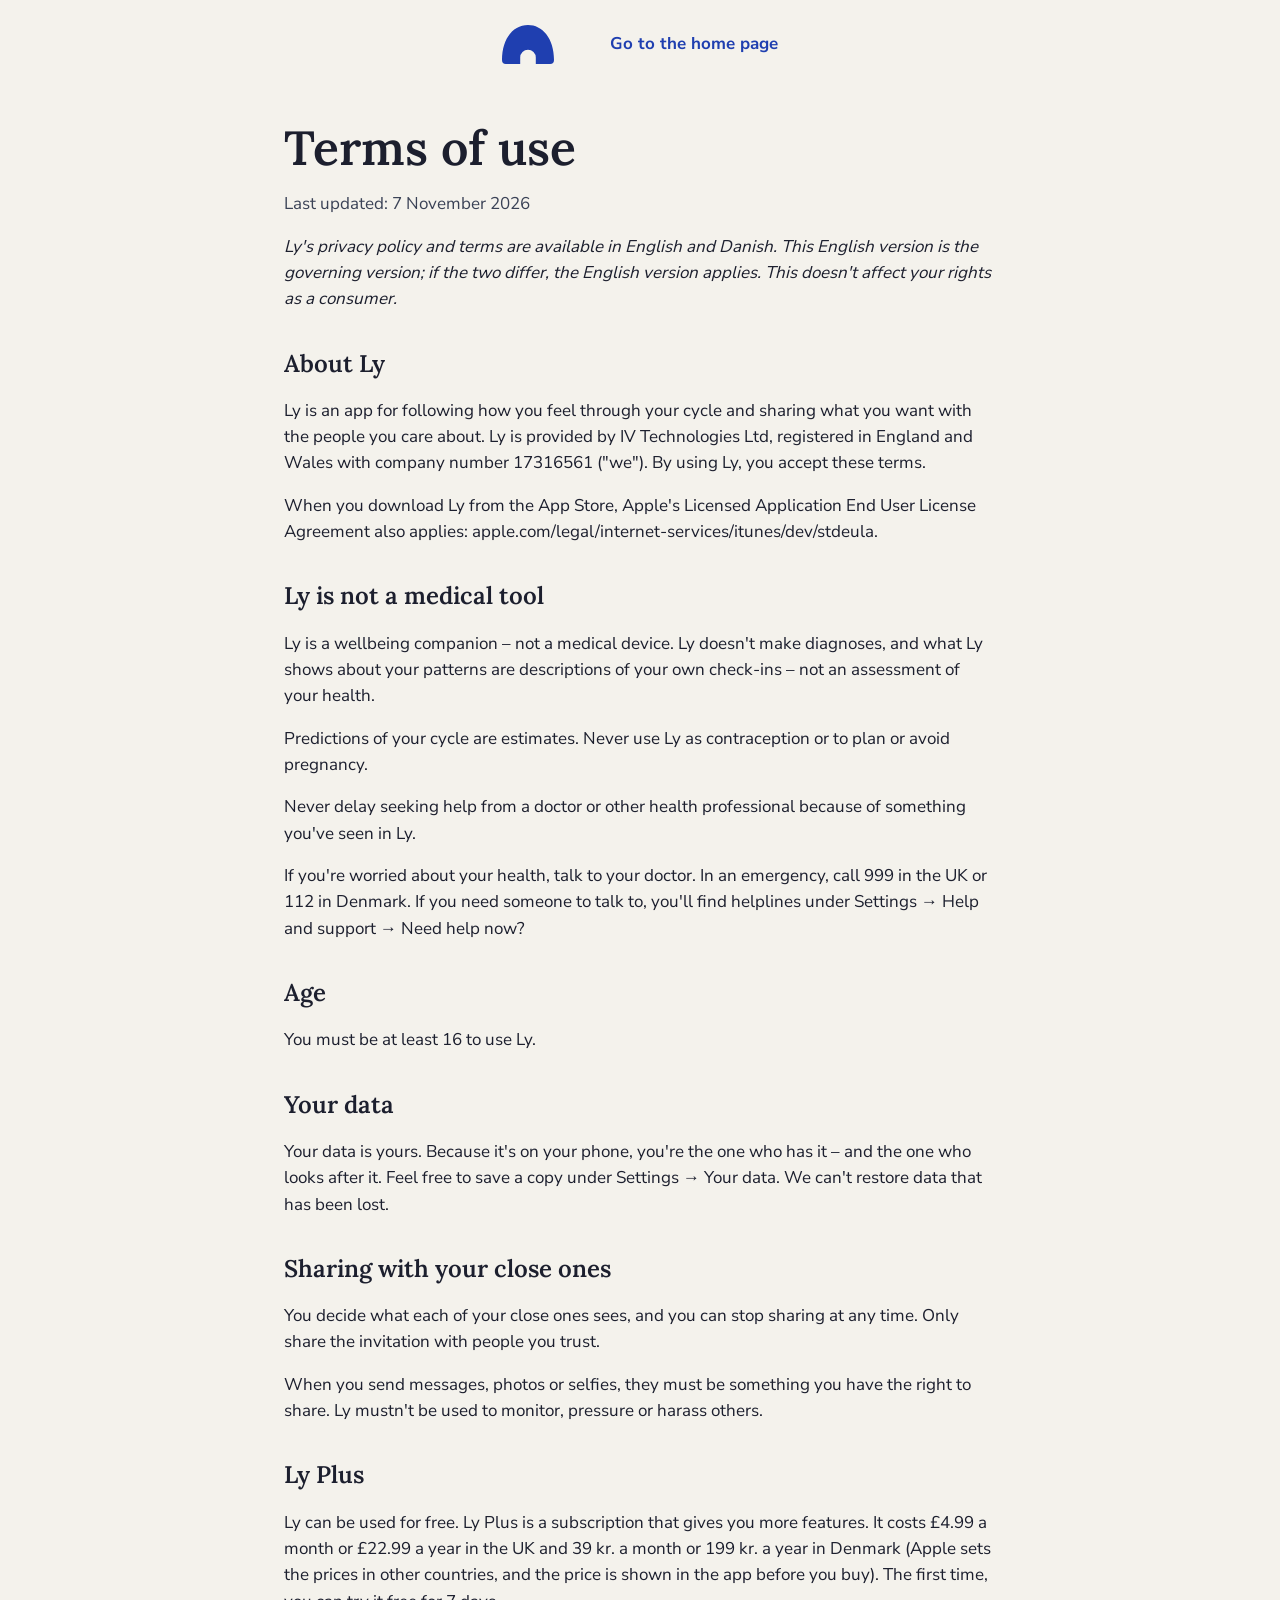
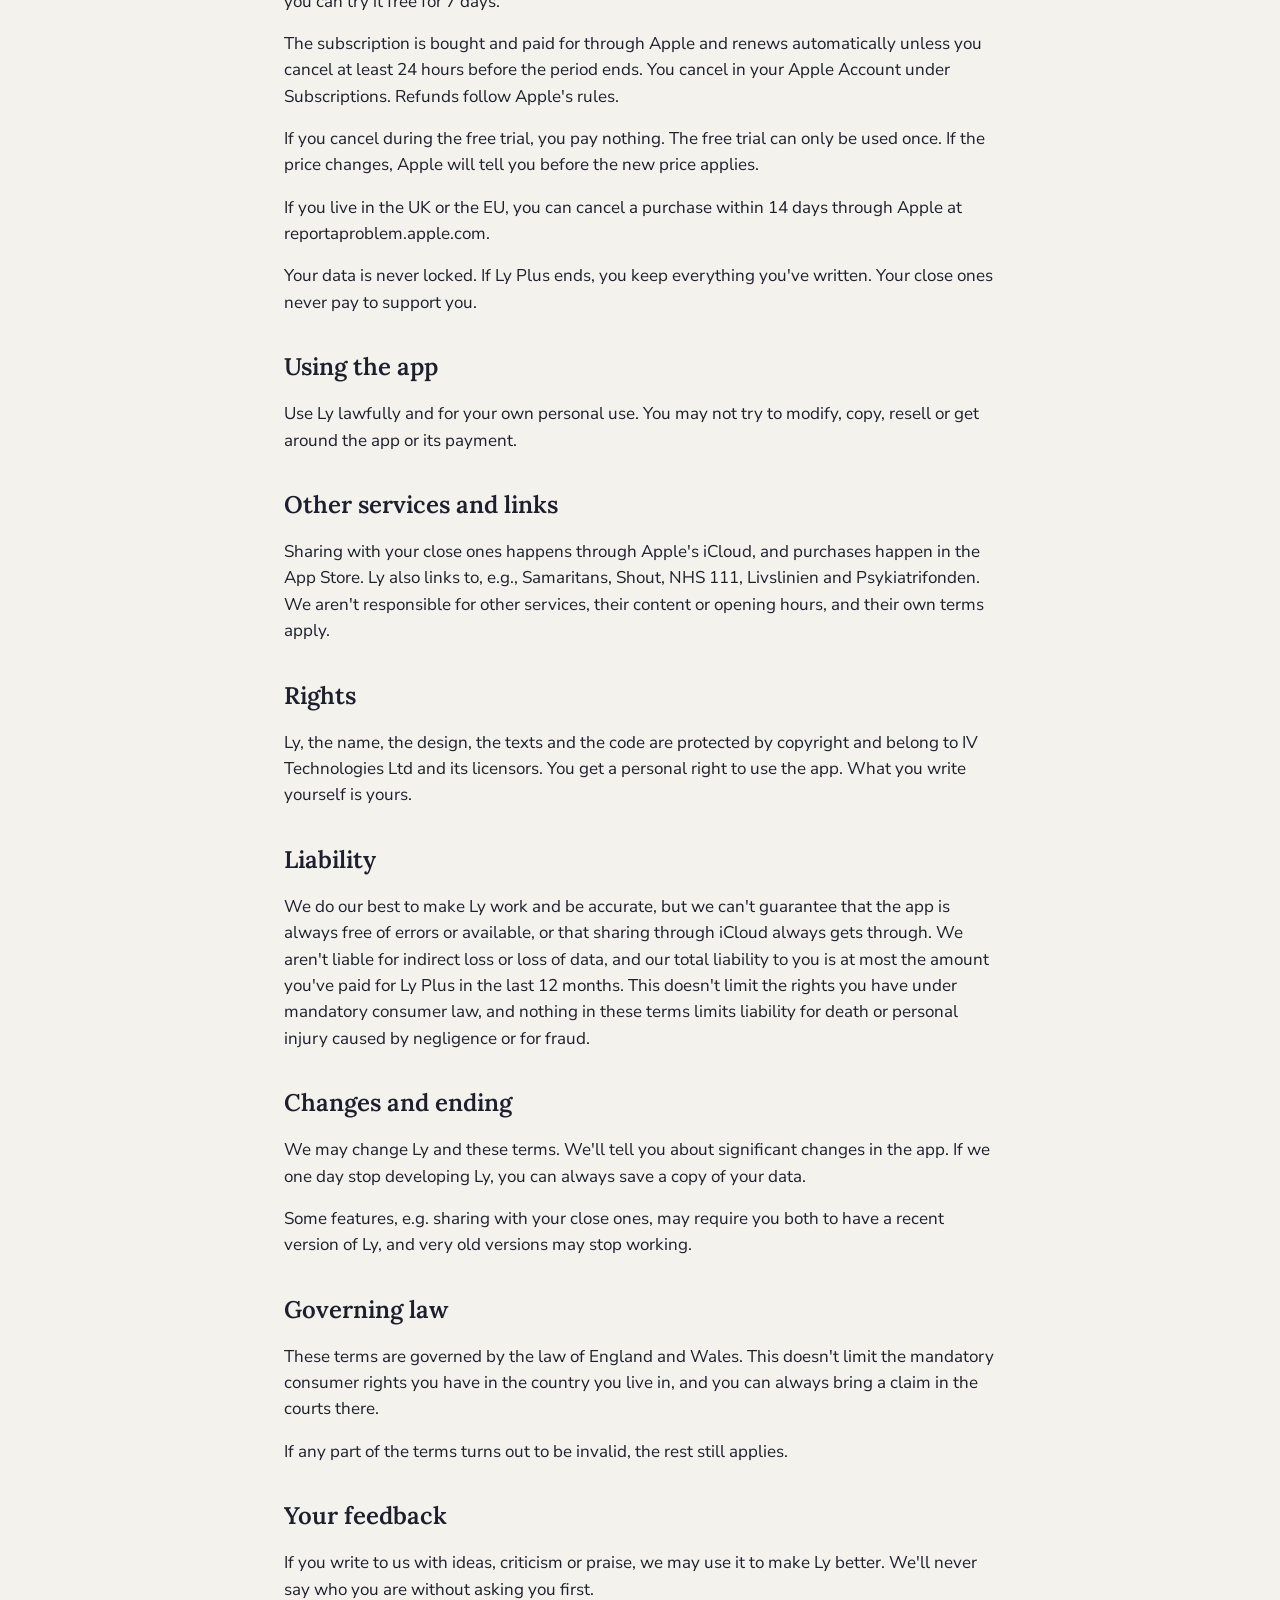
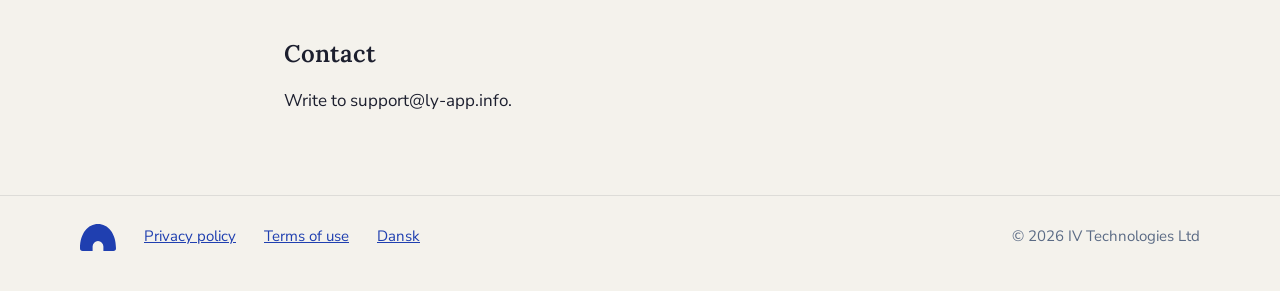
<file: en/terms.html>
<!doctype html>
<html lang="en">
<head>
<meta charset="utf-8">
<meta name="viewport" content="width=device-width, initial-scale=1">
<title>Terms of use – Ly</title>
<meta name="description" content="Terms of use">
<meta name="theme-color" content="#F4F2EC">
<link rel="icon" href="../favicon.svg" type="image/svg+xml">
<meta property="og:title" content="Terms of use – Ly">
<meta property="og:description" content="Terms of use">
<meta property="og:locale" content="en_GB">
<link rel="alternate" hreflang="da" href="https://ly-app.info/vilkaar.html">
<link rel="alternate" hreflang="en" href="https://ly-app.info/en/terms.html">
<link rel="stylesheet" href="../fonts.css">
<style>
body{margin:0;background:#F4F2EC}
a{color:#1F3FB0}a:hover{color:#16307F}
a:focus-visible,summary:focus-visible{outline:3px solid #1F3FB0;outline-offset:3px;border-radius:6px}
.site-nav a{display:inline-flex;align-items:center;min-height:44px}
@media (max-width: 640px){.hdr-cta{display:none !important}.site-nav{gap:0 16px !important;font-size:15px !important}}

</style>
</head>
<body>
<div style="background: #F4F2EC; color: #1C1F2E; font-family: 'Nunito Sans', sans-serif; font-size: 17px; line-height: 1.55; min-height: 100vh; display: flex; flex-direction: column">
  <header style="max-width: 1120px; margin: 0 auto; padding: 22px 24px; display: flex; flex-wrap: wrap; align-items: center; gap: 12px 28px">
    <a href="index.html" aria-label="Ly – go to the home page" style="display: inline-flex; align-items: center; min-height: 44px; text-decoration: none"><svg width="52" height="39" viewBox="0 0 80 60" aria-hidden="true"><path fill="#1F3FB0" d="M0 54 C0 20 18 0 40 0 C62 0 80 20 80 54 C80 58 78 60 74 60 L52 60 L52 50 A12 12 0 0 0 28 50 L28 60 L6 60 C2 60 0 58 0 54 Z"></path></svg></a>
    <span style="flex: 1"></span>
    <a href="index.html" style="font-weight: 700; text-decoration: none">Go to the home page</a>
  </header>
  <main style="max-width: 760px; width: 100%; box-sizing: border-box; margin: 0 auto; padding: 32px 24px 80px; display: flex; flex-direction: column; gap: 16px; flex: 1">
    <h1 style="margin: 0; font-family: Lora, serif; font-size: clamp(34px, 4.5vw, 48px); font-weight: 600; line-height: 1.15">Terms of use</h1>
    <p style="margin: 0; color: #3A4256">Last updated: 7 November 2026</p>
    <p style="margin: 0; color: #1C1F2E; line-height: 1.55"><em>Ly&#x27;s privacy policy and terms are available in English and Danish. This English version is the governing version; if the two differ, the English version applies. This doesn&#x27;t affect your rights as a consumer.</em></p>
    <h2 style="margin: 16px 0 0; font-family: Lora, serif; font-size: 24px; font-weight: 600">About Ly</h2>
    <p style="margin: 0; color: #1C1F2E; line-height: 1.55">Ly is an app for following how you feel through your cycle and sharing what you want with the people you care about. Ly is provided by IV Technologies Ltd, registered in England and Wales with company number 17316561 (&quot;we&quot;). By using Ly, you accept these terms.</p>
    <p style="margin: 0; color: #1C1F2E; line-height: 1.55">When you download Ly from the App Store, Apple&#x27;s Licensed Application End User License Agreement also applies: apple.com/legal/internet-services/itunes/dev/stdeula.</p>
    <h2 style="margin: 16px 0 0; font-family: Lora, serif; font-size: 24px; font-weight: 600">Ly is not a medical tool</h2>
    <p style="margin: 0; color: #1C1F2E; line-height: 1.55">Ly is a wellbeing companion – not a medical device. Ly doesn&#x27;t make diagnoses, and what Ly shows about your patterns are descriptions of your own check-ins – not an assessment of your health.</p>
    <p style="margin: 0; color: #1C1F2E; line-height: 1.55">Predictions of your cycle are estimates. Never use Ly as contraception or to plan or avoid pregnancy.</p>
    <p style="margin: 0; color: #1C1F2E; line-height: 1.55">Never delay seeking help from a doctor or other health professional because of something you&#x27;ve seen in Ly.</p>
    <p style="margin: 0; color: #1C1F2E; line-height: 1.55">If you&#x27;re worried about your health, talk to your doctor. In an emergency, call 999 in the UK or 112 in Denmark. If you need someone to talk to, you&#x27;ll find helplines under Settings → Help and support → Need help now?</p>
    <h2 style="margin: 16px 0 0; font-family: Lora, serif; font-size: 24px; font-weight: 600">Age</h2>
    <p style="margin: 0; color: #1C1F2E; line-height: 1.55">You must be at least 16 to use Ly.</p>
    <h2 style="margin: 16px 0 0; font-family: Lora, serif; font-size: 24px; font-weight: 600">Your data</h2>
    <p style="margin: 0; color: #1C1F2E; line-height: 1.55">Your data is yours. Because it&#x27;s on your phone, you&#x27;re the one who has it – and the one who looks after it. Feel free to save a copy under Settings → Your data. We can&#x27;t restore data that has been lost.</p>
    <h2 style="margin: 16px 0 0; font-family: Lora, serif; font-size: 24px; font-weight: 600">Sharing with your close ones</h2>
    <p style="margin: 0; color: #1C1F2E; line-height: 1.55">You decide what each of your close ones sees, and you can stop sharing at any time. Only share the invitation with people you trust.</p>
    <p style="margin: 0; color: #1C1F2E; line-height: 1.55">When you send messages, photos or selfies, they must be something you have the right to share. Ly mustn&#x27;t be used to monitor, pressure or harass others.</p>
    <h2 style="margin: 16px 0 0; font-family: Lora, serif; font-size: 24px; font-weight: 600">Ly Plus</h2>
    <p style="margin: 0; color: #1C1F2E; line-height: 1.55">Ly can be used for free. Ly Plus is a subscription that gives you more features. It costs £4.99 a month or £22.99 a year in the UK and 39 kr. a month or 199 kr. a year in Denmark (Apple sets the prices in other countries, and the price is shown in the app before you buy). The first time, you can try it free for 7 days.</p>
    <p style="margin: 0; color: #1C1F2E; line-height: 1.55">The subscription is bought and paid for through Apple and renews automatically unless you cancel at least 24 hours before the period ends. You cancel in your Apple Account under Subscriptions. Refunds follow Apple&#x27;s rules.</p>
    <p style="margin: 0; color: #1C1F2E; line-height: 1.55">If you cancel during the free trial, you pay nothing. The free trial can only be used once. If the price changes, Apple will tell you before the new price applies.</p>
    <p style="margin: 0; color: #1C1F2E; line-height: 1.55">If you live in the UK or the EU, you can cancel a purchase within 14 days through Apple at reportaproblem.apple.com.</p>
    <p style="margin: 0; color: #1C1F2E; line-height: 1.55">Your data is never locked. If Ly Plus ends, you keep everything you&#x27;ve written. Your close ones never pay to support you.</p>
    <h2 style="margin: 16px 0 0; font-family: Lora, serif; font-size: 24px; font-weight: 600">Using the app</h2>
    <p style="margin: 0; color: #1C1F2E; line-height: 1.55">Use Ly lawfully and for your own personal use. You may not try to modify, copy, resell or get around the app or its payment.</p>
    <h2 style="margin: 16px 0 0; font-family: Lora, serif; font-size: 24px; font-weight: 600">Other services and links</h2>
    <p style="margin: 0; color: #1C1F2E; line-height: 1.55">Sharing with your close ones happens through Apple&#x27;s iCloud, and purchases happen in the App Store. Ly also links to, e.g., Samaritans, Shout, NHS 111, Livslinien and Psykiatrifonden. We aren&#x27;t responsible for other services, their content or opening hours, and their own terms apply.</p>
    <h2 style="margin: 16px 0 0; font-family: Lora, serif; font-size: 24px; font-weight: 600">Rights</h2>
    <p style="margin: 0; color: #1C1F2E; line-height: 1.55">Ly, the name, the design, the texts and the code are protected by copyright and belong to IV Technologies Ltd and its licensors. You get a personal right to use the app. What you write yourself is yours.</p>
    <h2 style="margin: 16px 0 0; font-family: Lora, serif; font-size: 24px; font-weight: 600">Liability</h2>
    <p style="margin: 0; color: #1C1F2E; line-height: 1.55">We do our best to make Ly work and be accurate, but we can&#x27;t guarantee that the app is always free of errors or available, or that sharing through iCloud always gets through. We aren&#x27;t liable for indirect loss or loss of data, and our total liability to you is at most the amount you&#x27;ve paid for Ly Plus in the last 12 months. This doesn&#x27;t limit the rights you have under mandatory consumer law, and nothing in these terms limits liability for death or personal injury caused by negligence or for fraud.</p>
    <h2 style="margin: 16px 0 0; font-family: Lora, serif; font-size: 24px; font-weight: 600">Changes and ending</h2>
    <p style="margin: 0; color: #1C1F2E; line-height: 1.55">We may change Ly and these terms. We&#x27;ll tell you about significant changes in the app. If we one day stop developing Ly, you can always save a copy of your data.</p>
    <p style="margin: 0; color: #1C1F2E; line-height: 1.55">Some features, e.g. sharing with your close ones, may require you both to have a recent version of Ly, and very old versions may stop working.</p>
    <h2 style="margin: 16px 0 0; font-family: Lora, serif; font-size: 24px; font-weight: 600">Governing law</h2>
    <p style="margin: 0; color: #1C1F2E; line-height: 1.55">These terms are governed by the law of England and Wales. This doesn&#x27;t limit the mandatory consumer rights you have in the country you live in, and you can always bring a claim in the courts there.</p>
    <p style="margin: 0; color: #1C1F2E; line-height: 1.55">If any part of the terms turns out to be invalid, the rest still applies.</p>
    <h2 style="margin: 16px 0 0; font-family: Lora, serif; font-size: 24px; font-weight: 600">Your feedback</h2>
    <p style="margin: 0; color: #1C1F2E; line-height: 1.55">If you write to us with ideas, criticism or praise, we may use it to make Ly better. We&#x27;ll never say who you are without asking you first.</p>
    <h2 style="margin: 16px 0 0; font-family: Lora, serif; font-size: 24px; font-weight: 600">Contact</h2>
    <p style="margin: 0; color: #1C1F2E; line-height: 1.55">Write to support@ly-app.info.</p>
  </main>
  <footer style="border-top: 1px solid rgba(28,31,46,0.1); padding: 28px 24px 40px">
    <div style="max-width: 1120px; margin: 0 auto; display: flex; flex-wrap: wrap; gap: 12px 28px; align-items: center; font-size: 15px">
      <svg width="36" height="27" viewBox="0 0 80 60" role="img" aria-label="Ly"><path fill="#1F3FB0" d="M0 54 C0 20 18 0 40 0 C62 0 80 20 80 54 C80 58 78 60 74 60 L52 60 L52 50 A12 12 0 0 0 28 50 L28 60 L6 60 C2 60 0 58 0 54 Z"></path></svg>
      <a href="privacy.html">Privacy policy</a>
      <a href="terms.html">Terms of use</a>
      <a href="../vilkaar.html" lang="da" hreflang="da">Dansk</a>
      <span style="flex: 1"></span>
      <span style="color: #5B6B85">© 2026 IV Technologies Ltd</span>
    </div>
  </footer>
</div>
</body>
</html>
</file>
<file: fonts.css>
/* Ly's fonts are served from ly-app.info itself, so visitors' browsers don't
   contact Google (privacy policy, "Hjemmesiden ly-app.info"). All are SIL Open Font License. */
@font-face { font-family: "Bagel Fat One"; src: url("fonts/BagelFatOne-Regular.ttf") format("truetype"); font-weight: 400; font-display: swap; }
@font-face { font-family: "Lora"; src: url("fonts/Lora-Medium.ttf") format("truetype"); font-weight: 500; font-display: swap; }
@font-face { font-family: "Lora"; src: url("fonts/Lora-SemiBold.ttf") format("truetype"); font-weight: 600; font-display: swap; }
@font-face { font-family: "Nunito Sans"; src: url("fonts/NunitoSans-Regular.ttf") format("truetype"); font-weight: 400; font-display: swap; }
@font-face { font-family: "Nunito Sans"; src: url("fonts/NunitoSans-SemiBold.ttf") format("truetype"); font-weight: 600; font-display: swap; }
@font-face { font-family: "Nunito Sans"; src: url("fonts/NunitoSans-Bold.ttf") format("truetype"); font-weight: 700 800; font-display: swap; }
</file>
